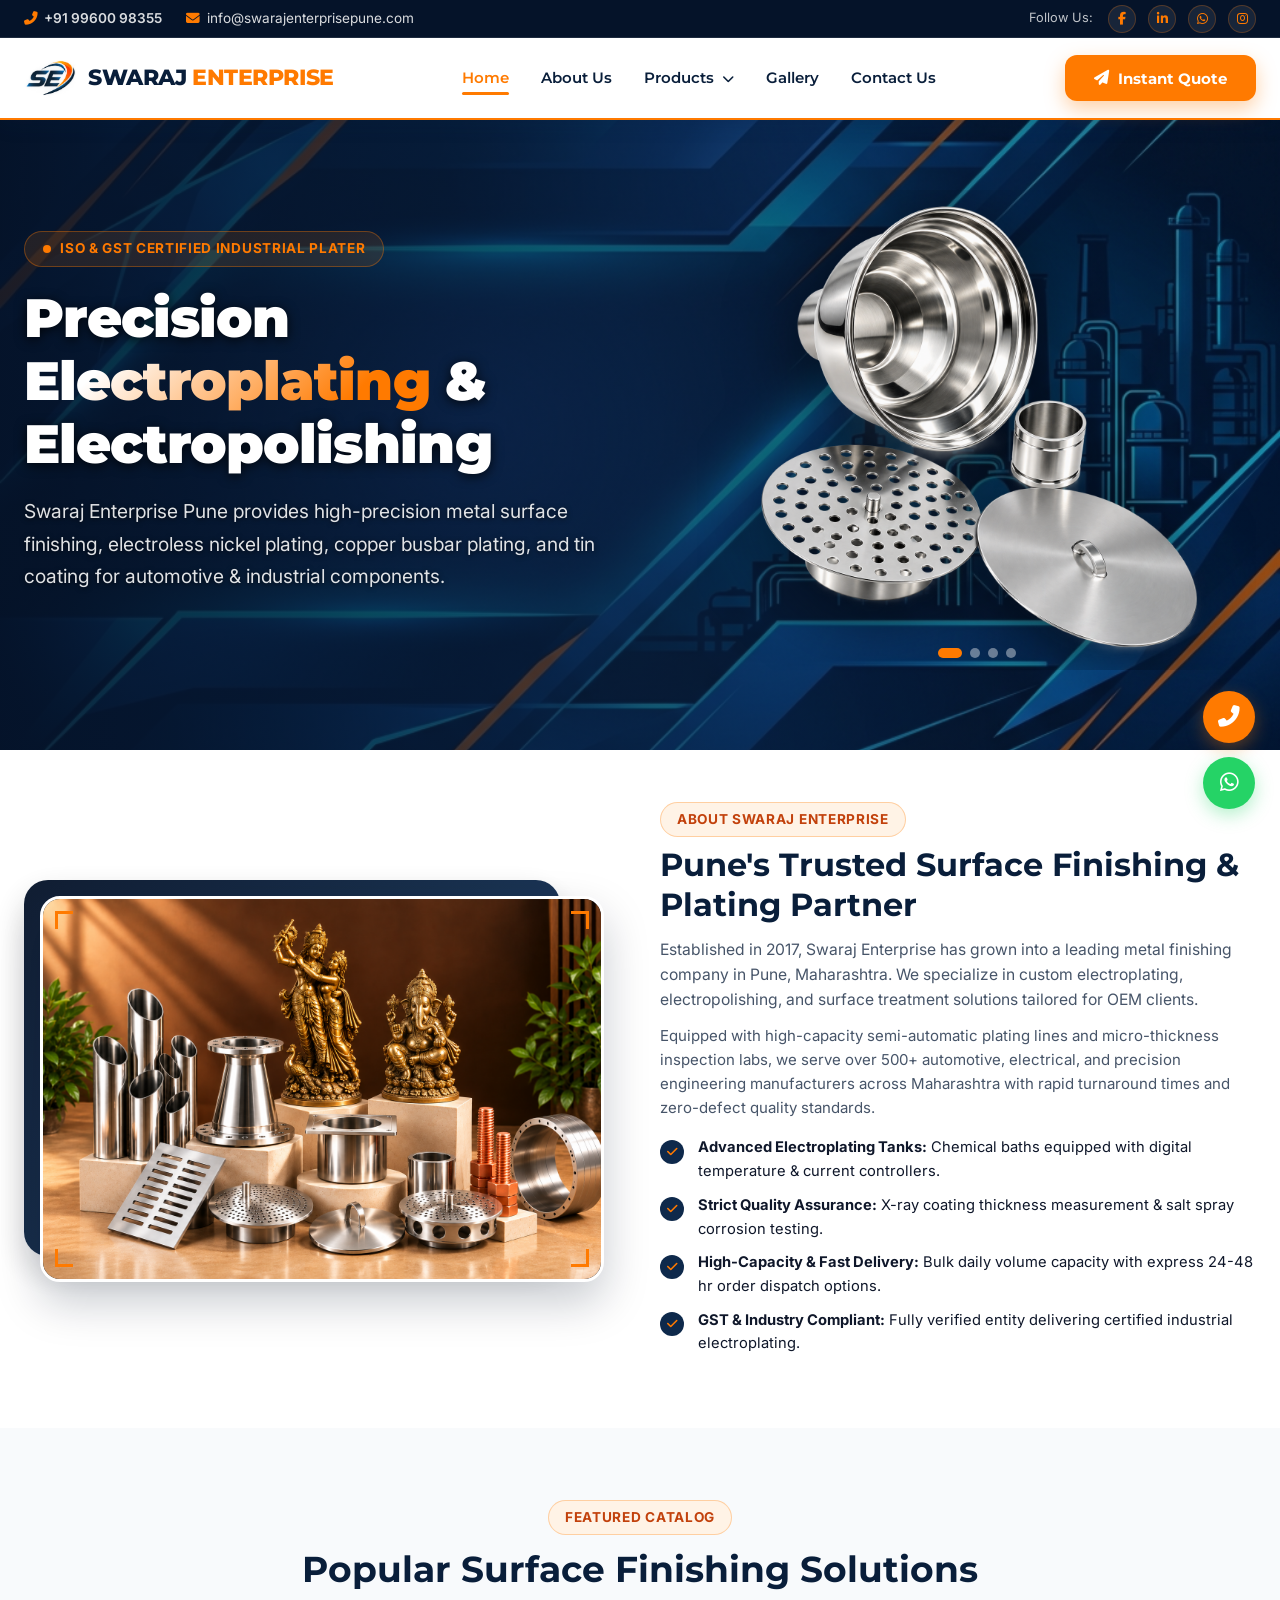
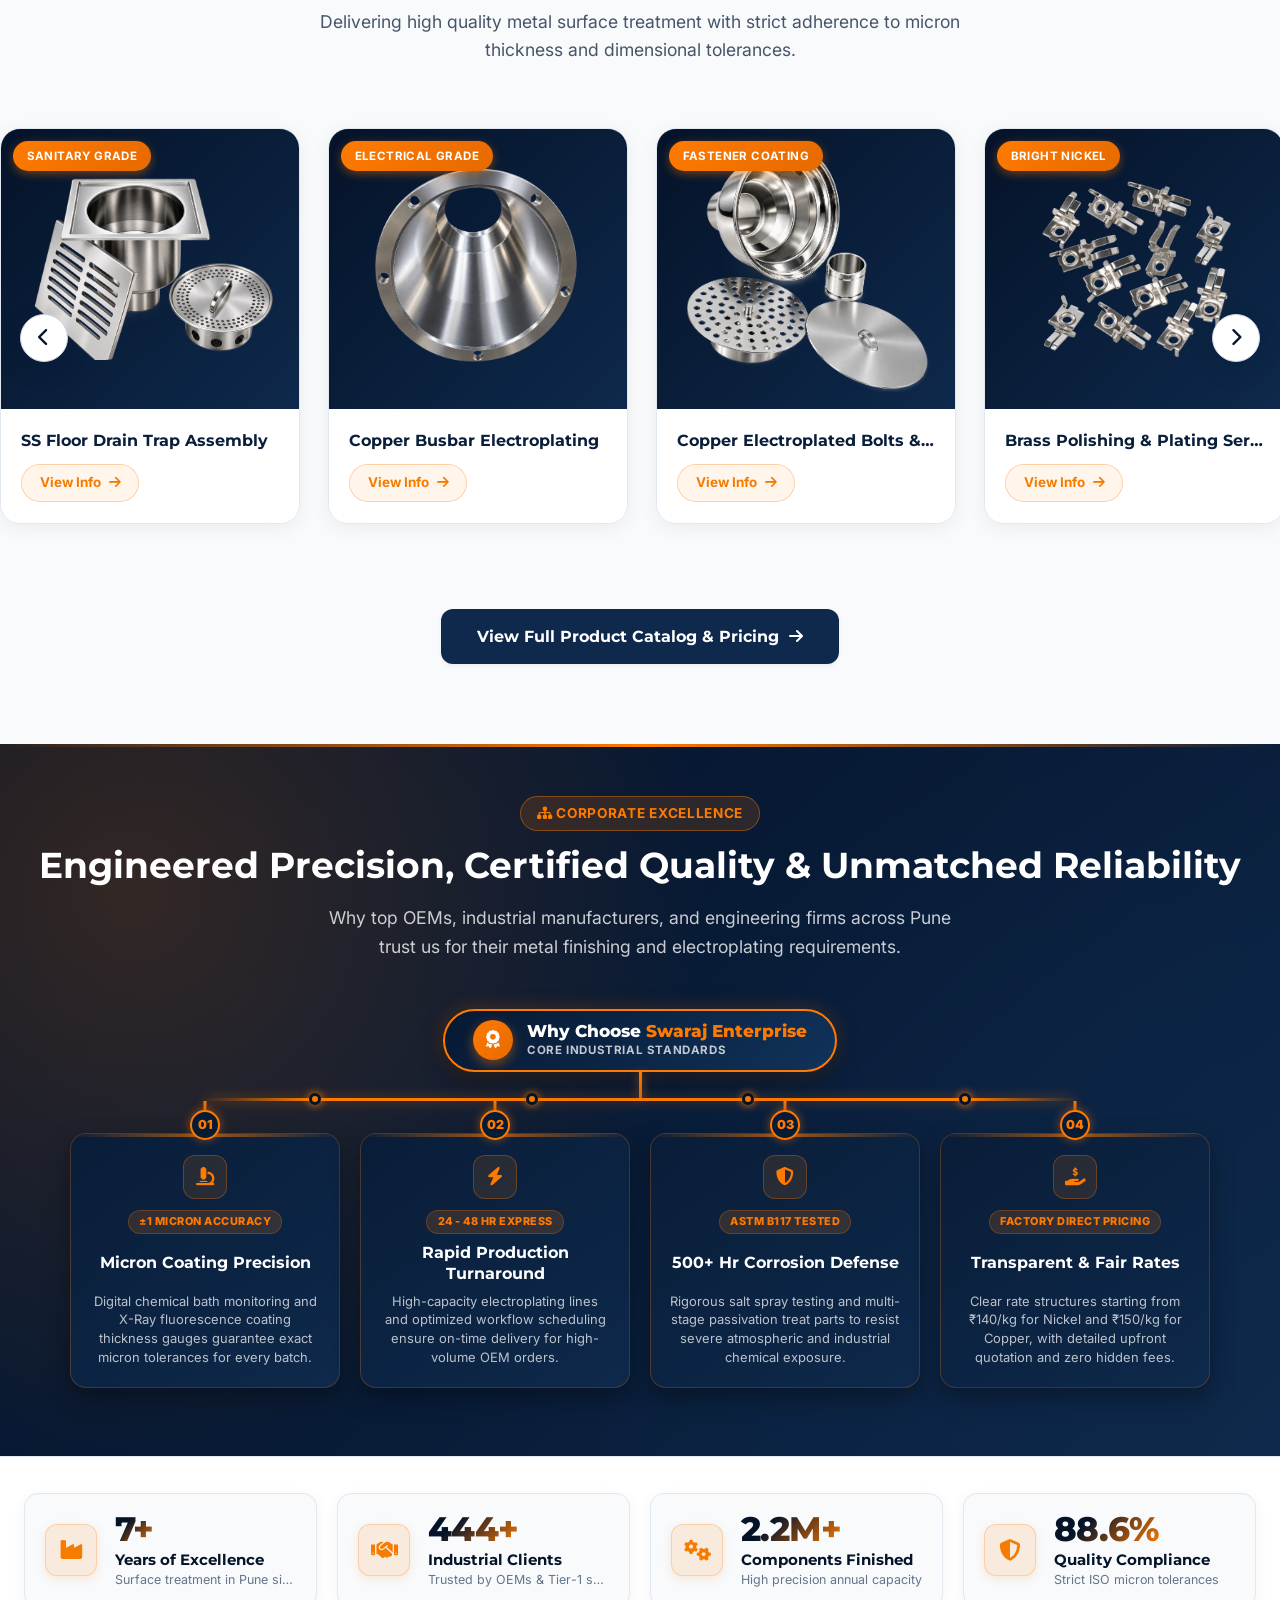
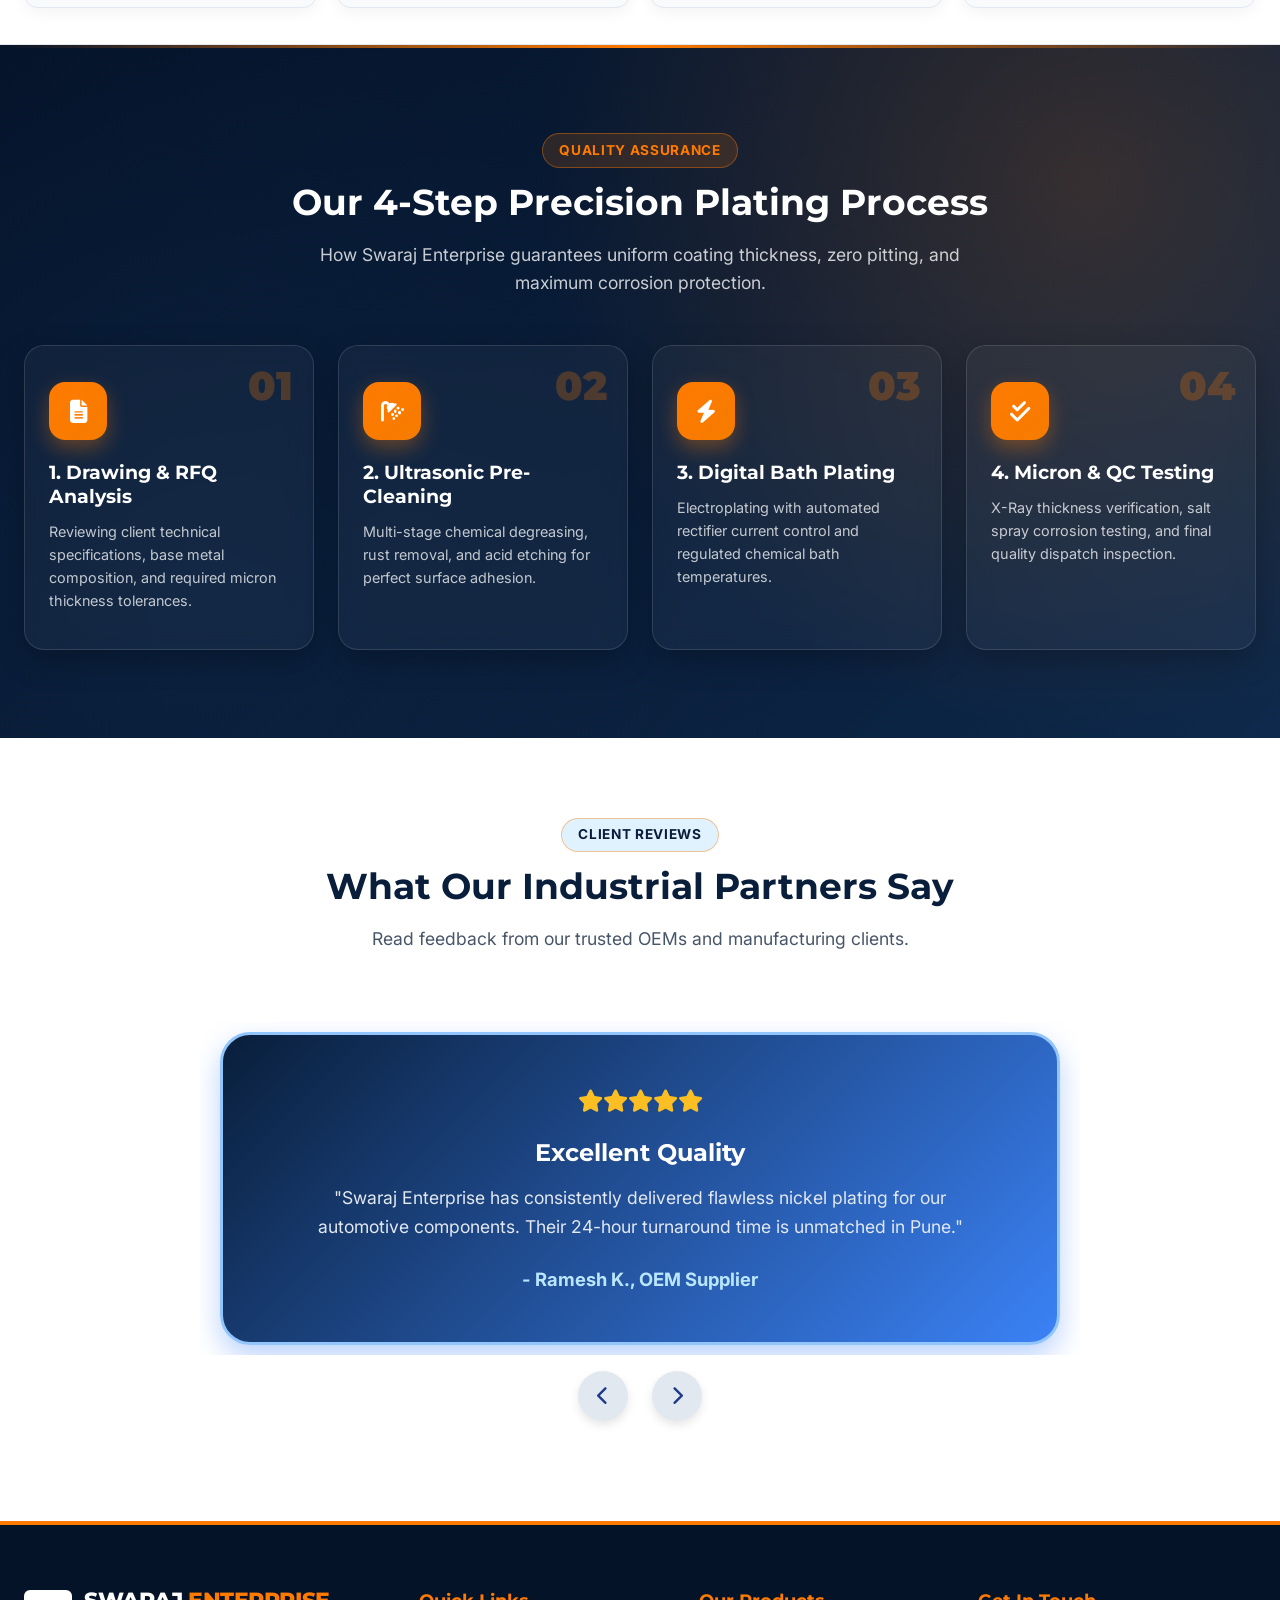
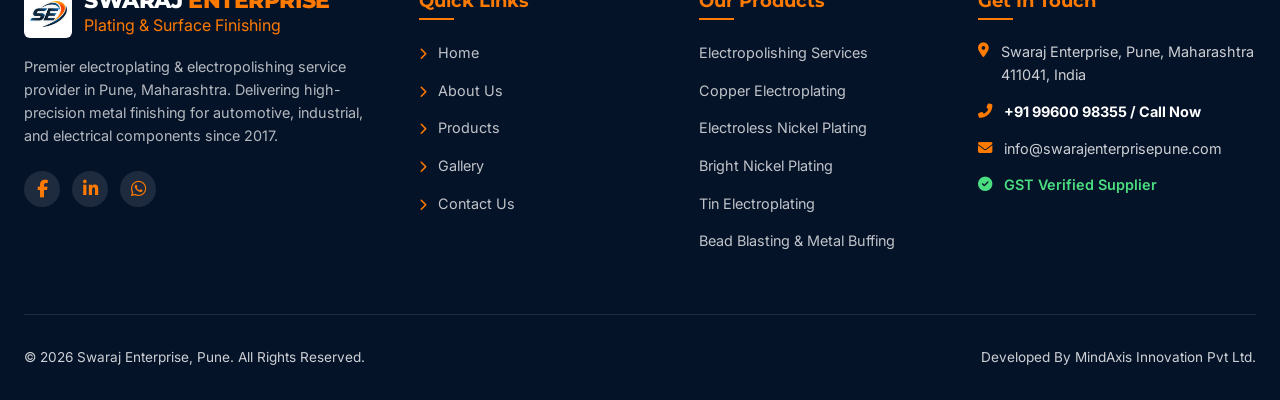
<file: index.html>
<!DOCTYPE html>
<html lang="en">

<head>
  <meta charset="UTF-8">
  <meta name="viewport" content="width=device-width, initial-scale=1.0">
  <title>Swaraj Enterprise, Pune - Electroplating & Electropolishing Services</title>
  <meta name="description"
    content="Leading Service Provider of Plating Service, Electropolishing Services & Electroplating Service offered by Swaraj Enterprise from Pune, Maharashtra, India.">
  <meta name="keywords"
    content="Plating Service, Electropolishing Services, Electroplating Service, Copper Plating, Nickel Plating, Swaraj Enterprise, Pune">

  <!-- Favicon -->
  <link rel="icon" type="image/png" href="assets/img/favicon.png">
  <link rel="shortcut icon" href="favicon.ico">

  <!-- CSS Stylesheets & Fonts -->
  <link rel="stylesheet" href="assets/css/global.css">
  <link rel="stylesheet" href="assets/css/header.css">
  <link rel="stylesheet" href="assets/css/footer.css">
  <link rel="stylesheet" href="assets/css/about.css">
  <link rel="stylesheet" href="assets/css/products.css">
  <link rel="stylesheet" href="assets/css/clients.css">
  <link rel="stylesheet" href="assets/css/index.css">
  <link rel="stylesheet" href="https://cdnjs.cloudflare.com/ajax/libs/font-awesome/6.4.0/css/all.min.css">
</head>

<body>

  <!-- Top Header Bar with Social Media & Email -->
  <div class="top-bar">
    <div class="container">
      <div class="top-info">
        <div class="top-info-item">
          <i class="fas fa-phone-alt"></i>
          <a href="tel:+919960098355" style="color: inherit; font-weight: 600;">+91 99600 98355</a>
        </div>
        <div class="top-info-item">
          <i class="fas fa-envelope"></i>
          <a href="mailto:info@swarajenterprisepune.com" style="color: inherit;">info@swarajenterprisepune.com</a>
        </div>
      </div>
      <div class="top-social">
        <span style="font-size: 0.8rem; color: rgba(255,255,255,0.75); margin-right: 0.2rem;">Follow Us:</span>
        <a href="https://facebook.com" target="_blank" aria-label="Facebook" title="Facebook"><i class="fab fa-facebook-f"></i></a>
        <a href="https://linkedin.com" target="_blank" aria-label="LinkedIn" title="LinkedIn"><i class="fab fa-linkedin-in"></i></a>
        <a href="https://wa.me/919960098355" target="_blank" aria-label="WhatsApp" title="WhatsApp"><i class="fab fa-whatsapp"></i></a>
        <a href="https://instagram.com" target="_blank" aria-label="Instagram" title="Instagram"><i class="fab fa-instagram"></i></a>
      </div>
    </div>
  </div>

  <!-- Header / Navigation Bar -->
  <header class="navbar">
    <div class="container">
      <a href="index.html" class="logo-brand">
        <img src="assets/img/logo.png" alt="Swaraj Enterprise Logo" class="logo-img">
        <div class="brand-text">
          <span class="brand-name">SWARAJ <span>ENTERPRISE</span></span>
        </div>
      </a>

      <!-- Main Navigation Menu -->
      <nav>
        <ul class="nav-menu" id="nav-menu">
          <li><a href="index.html" class="nav-link active">Home</a></li>
          <li><a href="about.html" class="nav-link">About Us</a></li>
          <li class="nav-item dropdown">
            <a href="products.html" class="nav-link">Products <i class="fas fa-chevron-down dropdown-icon"></i></a>
            <ul class="dropdown-menu">
              <li><a href="products.html?category=plating"><i class="fas fa-shield-alt"></i> Plating Service</a></li>
              <li><a href="products.html?category=electropolishing"><i class="fas fa-bolt"></i> Electropolishing Services</a></li>
              <li><a href="products.html?category=electroplating"><i class="fas fa-plug"></i> Electroplating Service</a></li>
              <li><a href="products.html?category=metal-polishing"><i class="fas fa-magic"></i> Metal Polishing Service</a></li>
              <li><a href="products.html?category=nickel-plating"><i class="fas fa-coins"></i> Nickel Plating Service</a></li>
              <li><a href="products.html?category=polishing"><i class="fas fa-spray-can"></i> Polishing Service</a></li>
              <li><a href="products.html?category=buffing"><i class="fas fa-hand-sparkles"></i> Buffing Services</a></li>
            </ul>
          </li>
          <li><a href="gallery.html" class="nav-link">Gallery</a></li>
          <li><a href="contact.html" class="nav-link">Contact Us</a></li>
        </ul>
      </nav>

      <div class="nav-cta">
        <button class="btn btn-primary open-quote-modal">
          <i class="fas fa-paper-plane"></i> Instant Quote
        </button>
      </div>

      <button class="hamburger" id="hamburger-btn" aria-label="Toggle Menu">
        <i class="fas fa-bars"></i>
      </button>
    </div>
  </header>

  <!-- Hero Banner Section with 6-Photo Interactive Showcase Slider -->
  <section class="hero">
    <div class="container">
      <div class="hero-grid">
        <!-- Left Text Column -->
        <div class="hero-content">
          <div class="badge-pulse">
            <span class="pulse-dot"></span> ISO & GST Certified Industrial Plater
          </div>
          <h1>Precision <span class="gradient-text">Electroplating</span> & Electropolishing</h1>
          <p>Swaraj Enterprise Pune provides high-precision metal surface finishing, electroless nickel plating, copper busbar plating, and tin coating for automotive & industrial components.</p>
        </div>

        <!-- Right Photo Showcase Slider Column -->
        <div class="hero-slider-wrapper">
          <div class="hero-slider-card">
            <!-- Slides Container -->
            <div class="hero-slides-track">
              <!-- Slide 1: producat2.png -->
              <div class="hero-slide active">
                <img src="assets/img/producat2.png" alt="Busbar Copper Electroplating">
              </div>
              <!-- Slide 2: photo5.png -->
              <div class="hero-slide">
                <img src="assets/img/photo5.png" alt="Product Image">
              </div>
              <!-- Slide 3: producat14.png -->
              <div class="hero-slide">
                <img src="assets/img/producat14.png" alt="Precision Industrial SS Component">
              </div>
              <!-- Slide 4: producat10.png -->
              <div class="hero-slide">
                <img src="assets/img/producat10.png" alt="Bright Chrome Auto Parts">
              </div>
            </div>

            <!-- Dots -->
            <div class="slider-dots" id="hero-slider-dots">
              <span class="dot active" data-slide="0"></span>
              <span class="dot" data-slide="1"></span>
              <span class="dot" data-slide="2"></span>
              <span class="dot" data-slide="3"></span>
            </div>
          </div>
        </div>
      </div>
    </div>
  </section>

  <!-- About Company Teaser -->
  <section class="section section-bg-white" style="padding: 3.25rem 0;">
    <div class="container">
      <div class="about-grid" style="gap: 2.5rem; align-items: center;">
        <div class="about-image-stack">
          <!-- Offset Decorative Backdrop Plate -->
          <div class="about-img-backdrop"></div>
          
          <div class="about-img-frame">
            <img src="assets/img/factory.png" alt="Swaraj Enterprise Pune Factory" class="about-img-main">
            <span class="frame-corner corner-tl"></span>
            <span class="frame-corner corner-tr"></span>
            <span class="frame-corner corner-bl"></span>
            <span class="frame-corner corner-br"></span>
          </div>
        </div>

        <div>
          <span class="section-tag" style="margin-bottom: 0.5rem;">About Swaraj Enterprise</span>
          <h2 class="section-title" style="font-size: 2rem; margin-bottom: 0.75rem;">Pune's Trusted Surface Finishing & Plating Partner</h2>
          <p style="color: var(--text-muted); font-size: 0.98rem; margin-bottom: 0.75rem; line-height: 1.6;">
            Established in 2017, Swaraj Enterprise has grown into a leading metal finishing company in Pune,
            Maharashtra. We specialize in custom electroplating, electropolishing, and surface treatment solutions
            tailored for OEM clients.
          </p>
          <p style="color: var(--text-muted); font-size: 0.94rem; margin-bottom: 1rem; line-height: 1.6;">
            Equipped with high-capacity semi-automatic plating lines and micro-thickness inspection labs, we serve
            over 500+ automotive, electrical, and precision engineering manufacturers across Maharashtra with rapid
            turnaround times and zero-defect quality standards.
          </p>

          <div class="about-feature-list" style="margin: 1rem 0 1.25rem 0; gap: 0.65rem;">
            <div class="about-feature-item">
              <i class="fas fa-check"></i>
              <div style="font-size: 0.92rem;">
                <strong>Advanced Electroplating Tanks:</strong> Chemical baths equipped with digital temperature &
                current controllers.
              </div>
            </div>
            <div class="about-feature-item">
              <i class="fas fa-check"></i>
              <div style="font-size: 0.92rem;">
                <strong>Strict Quality Assurance:</strong> X-ray coating thickness measurement & salt spray corrosion
                testing.
              </div>
            </div>
            <div class="about-feature-item">
              <i class="fas fa-check"></i>
              <div style="font-size: 0.92rem;">
                <strong>High-Capacity & Fast Delivery:</strong> Bulk daily volume capacity with express 24-48 hr order dispatch options.
              </div>
            </div>
            <div class="about-feature-item">
              <i class="fas fa-check"></i>
              <div style="font-size: 0.92rem;">
                <strong>GST & Industry Compliant:</strong> Fully verified entity delivering certified industrial
                electroplating.
              </div>
            </div>
          </div>
        </div>
      </div>
    </div>
  </section>

  <!-- Featured Products Showcase Marquee Carousel -->
  <section class="section section-bg-light" style="padding-top: 4.5rem; overflow: hidden;">
    <div class="container">
      <div class="text-center">
        <span class="section-tag">Featured Catalog</span>
        <h2 class="section-title">Popular Surface Finishing Solutions</h2>
        <p class="section-subtitle">Delivering high quality metal surface treatment with strict adherence to micron thickness and dimensional tolerances.</p>
      </div>
    </div>

    <!-- Infinite Auto-Scrolling Marquee Track with Interactive Controls -->
    <div class="product-marquee-wrapper">
      <button class="marquee-nav-btn prev-btn" id="marquee-prev-btn" aria-label="Previous Products">
        <i class="fas fa-chevron-left"></i>
      </button>
      <button class="marquee-nav-btn next-btn" id="marquee-next-btn" aria-label="Next Products">
        <i class="fas fa-chevron-right"></i>
      </button>

      <div class="product-marquee-container" id="product-marquee-container">
        <div class="product-marquee-track" id="product-marquee-track">
        <!-- FIRST SET OF PRODUCT CARDS -->
        <div class="marquee-product-card">
          <div class="marquee-card-img">
            <img src="assets/img/photo1.png" alt="SS Floor Drain Trap & Jali Assembly">
            <span class="marquee-tag">Sanitary Grade</span>
          </div>
          <div class="marquee-card-body">
            <h4>SS Floor Drain Trap Assembly</h4>
            <a href="products.html" class="btn-view-info">View Info <i class="fas fa-arrow-right"></i></a>
          </div>
        </div>

        <div class="marquee-product-card">
          <div class="marquee-card-img">
            <img src="assets/img/producat1.png" alt="Electroplated Copper Busbar">
            <span class="marquee-tag">Electrical Grade</span>
          </div>
          <div class="marquee-card-body">
            <h4>Copper Busbar Electroplating</h4>
            <a href="products.html" class="btn-view-info">View Info <i class="fas fa-arrow-right"></i></a>
          </div>
        </div>

        <div class="marquee-product-card">
          <div class="marquee-card-img">
            <img src="assets/img/producat2.png" alt="Copper Electroplated Fasteners">
            <span class="marquee-tag">Fastener Coating</span>
          </div>
          <div class="marquee-card-body">
            <h4>Copper Electroplated Bolts & Studs</h4>
            <a href="products.html" class="btn-view-info">View Info <i class="fas fa-arrow-right"></i></a>
          </div>
        </div>

        <div class="marquee-product-card">
          <div class="marquee-card-img">
            <img src="assets/img/producat3.png" alt="Nickel Plated Brass Fittings">
            <span class="marquee-tag">Bright Nickel</span>
          </div>
          <div class="marquee-card-body">
            <h4>Brass Polishing & Plating Service</h4>
            <a href="products.html" class="btn-view-info">View Info <i class="fas fa-arrow-right"></i></a>
          </div>
        </div>

        <div class="marquee-product-card">
          <div class="marquee-card-img">
            <img src="assets/img/producat4.png" alt="Electropolished SS Filter Housing">
            <span class="marquee-tag">Hygienic Finish</span>
          </div>
          <div class="marquee-card-body">
            <h4>Electropolished SS Filter Housing</h4>
            <a href="products.html" class="btn-view-info">View Info <i class="fas fa-arrow-right"></i></a>
          </div>
        </div>

        <div class="marquee-product-card">
          <div class="marquee-card-img">
            <img src="assets/img/producat5.png" alt="Custom Surface Treatment">
            <span class="marquee-tag">Anodized Defense</span>
          </div>
          <div class="marquee-card-body">
            <h4>Custom Surface Treatment Fixture</h4>
            <a href="products.html" class="btn-view-info">View Info <i class="fas fa-arrow-right"></i></a>
          </div>
        </div>

        <div class="marquee-product-card">
          <div class="marquee-card-img">
            <img src="assets/img/producat6.png" alt="SS Sanitization Trap">
            <span class="marquee-tag">Pharma Grade</span>
          </div>
          <div class="marquee-card-body">
            <h4>SS Sanitization Cleanroom Trap</h4>
            <a href="products.html" class="btn-view-info">View Info <i class="fas fa-arrow-right"></i></a>
          </div>
        </div>

        <div class="marquee-product-card">
          <div class="marquee-card-img">
            <img src="assets/img/producat8.png" alt="Silver Plated Electrical Contacts">
            <span class="marquee-tag">Precision Silver</span>
          </div>
          <div class="marquee-card-body">
            <h4>Silver Plated Electrical Contacts</h4>
            <a href="products.html" class="btn-view-info">View Info <i class="fas fa-arrow-right"></i></a>
          </div>
        </div>

        <div class="marquee-product-card">
          <div class="marquee-card-img">
            <img src="assets/img/producat9.png" alt="Tin Plated Copper Strip">
            <span class="marquee-tag">Tin Coating</span>
          </div>
          <div class="marquee-card-body">
            <h4>Tin Plated Copper Strips & Terminal</h4>
            <a href="products.html" class="btn-view-info">View Info <i class="fas fa-arrow-right"></i></a>
          </div>
        </div>

        <div class="marquee-product-card">
          <div class="marquee-card-img">
            <img src="assets/img/producat10.png" alt="Bike Spare Parts Bright Chrome">
            <span class="marquee-tag">Automotive Special</span>
          </div>
          <div class="marquee-card-body">
            <h4>Bike Parts Bright Chrome Plating</h4>
            <a href="products.html" class="btn-view-info">View Info <i class="fas fa-arrow-right"></i></a>
          </div>
        </div>

        <div class="marquee-product-card">
          <div class="marquee-card-img">
            <img src="assets/img/producat14.png" alt="Industrial SS Pressure Vessel">
            <span class="marquee-tag">High Pressure</span>
          </div>
          <div class="marquee-card-body">
            <h4>Industrial SS Pressure Vessels</h4>
            <a href="products.html" class="btn-view-info">View Info <i class="fas fa-arrow-right"></i></a>
          </div>
        </div>

        <!-- DUPLICATE SET FOR INFINITE SEAMLESS LOOP -->
        <div class="marquee-product-card">
          <div class="marquee-card-img">
            <img src="assets/img/photo1.png" alt="SS Floor Drain Trap & Jali Assembly">
            <span class="marquee-tag">Sanitary Grade</span>
          </div>
          <div class="marquee-card-body">
            <h4>SS Floor Drain Trap Assembly</h4>
            <a href="products.html" class="btn-view-info">View Info <i class="fas fa-arrow-right"></i></a>
          </div>
        </div>

        <div class="marquee-product-card">
          <div class="marquee-card-img">
            <img src="assets/img/producat1.png" alt="Electroplated Copper Busbar">
            <span class="marquee-tag">Electrical Grade</span>
          </div>
          <div class="marquee-card-body">
            <h4>Copper Busbar Electroplating</h4>
            <a href="products.html" class="btn-view-info">View Info <i class="fas fa-arrow-right"></i></a>
          </div>
        </div>

        <div class="marquee-product-card">
          <div class="marquee-card-img">
            <img src="assets/img/producat2.png" alt="Copper Electroplated Fasteners">
            <span class="marquee-tag">Fastener Coating</span>
          </div>
          <div class="marquee-card-body">
            <h4>Copper Electroplated Bolts & Studs</h4>
            <a href="products.html" class="btn-view-info">View Info <i class="fas fa-arrow-right"></i></a>
          </div>
        </div>

        <div class="marquee-product-card">
          <div class="marquee-card-img">
            <img src="assets/img/producat3.png" alt="Nickel Plated Brass Fittings">
            <span class="marquee-tag">Bright Nickel</span>
          </div>
          <div class="marquee-card-body">
            <h4>Brass Polishing & Plating Service</h4>
            <a href="products.html" class="btn-view-info">View Info <i class="fas fa-arrow-right"></i></a>
          </div>
        </div>

        <div class="marquee-product-card">
          <div class="marquee-card-img">
            <img src="assets/img/producat4.png" alt="Electropolished SS Filter Housing">
            <span class="marquee-tag">Hygienic Finish</span>
          </div>
          <div class="marquee-card-body">
            <h4>Electropolished SS Filter Housing</h4>
            <a href="products.html" class="btn-view-info">View Info <i class="fas fa-arrow-right"></i></a>
          </div>
        </div>

        <div class="marquee-product-card">
          <div class="marquee-card-img">
            <img src="assets/img/producat5.png" alt="Custom Surface Treatment">
            <span class="marquee-tag">Anodized Defense</span>
          </div>
          <div class="marquee-card-body">
            <h4>Custom Surface Treatment Fixture</h4>
            <a href="products.html" class="btn-view-info">View Info <i class="fas fa-arrow-right"></i></a>
          </div>
        </div>

        <div class="marquee-product-card">
          <div class="marquee-card-img">
            <img src="assets/img/producat6.png" alt="SS Sanitization Trap">
            <span class="marquee-tag">Pharma Grade</span>
          </div>
          <div class="marquee-card-body">
            <h4>SS Sanitization Cleanroom Trap</h4>
            <a href="products.html" class="btn-view-info">View Info <i class="fas fa-arrow-right"></i></a>
          </div>
        </div>

        <div class="marquee-product-card">
          <div class="marquee-card-img">
            <img src="assets/img/producat8.png" alt="Silver Plated Electrical Contacts">
            <span class="marquee-tag">Precision Silver</span>
          </div>
          <div class="marquee-card-body">
            <h4>Silver Plated Electrical Contacts</h4>
            <a href="products.html" class="btn-view-info">View Info <i class="fas fa-arrow-right"></i></a>
          </div>
        </div>

        <div class="marquee-product-card">
          <div class="marquee-card-img">
            <img src="assets/img/producat9.png" alt="Tin Plated Copper Strip">
            <span class="marquee-tag">Tin Coating</span>
          </div>
          <div class="marquee-card-body">
            <h4>Tin Plated Copper Strips & Terminal</h4>
            <a href="products.html" class="btn-view-info">View Info <i class="fas fa-arrow-right"></i></a>
          </div>
        </div>

        <div class="marquee-product-card">
          <div class="marquee-card-img">
            <img src="assets/img/producat10.png" alt="Bike Spare Parts Bright Chrome">
            <span class="marquee-tag">Automotive Special</span>
          </div>
          <div class="marquee-card-body">
            <h4>Bike Parts Bright Chrome Plating</h4>
            <a href="products.html" class="btn-view-info">View Info <i class="fas fa-arrow-right"></i></a>
          </div>
        </div>

        <div class="marquee-product-card">
          <div class="marquee-card-img">
            <img src="assets/img/producat14.png" alt="Industrial SS Pressure Vessel">
            <span class="marquee-tag">High Pressure</span>
          </div>
          <div class="marquee-card-body">
            <h4>Industrial SS Pressure Vessels</h4>
            <a href="products.html" class="btn-view-info">View Info <i class="fas fa-arrow-right"></i></a>
          </div>
        </div>
      </div>
    </div>
    </div>

    <div class="container text-center" style="margin-top: 2.25rem;">
      <a href="products.html" class="btn btn-secondary" style="padding: 0.95rem 2.25rem; font-size: 1rem;">
        View Full Product Catalog & Pricing <i class="fas fa-arrow-right"></i>
      </a>
    </div>
  </section>

  <!-- Why Swaraj Enterprise Section (Tree Shape Hierarchy Diagram) -->
  <section class="why-choose-us-section section section-bg-navy" style="overflow: hidden; padding-top: 3.25rem; padding-bottom: 3.25rem;">
    <div class="container">
      <div class="text-center" style="margin-bottom: 1.25rem;">
        <span class="section-tag why-tag"><i class="fas fa-sitemap"></i> Corporate Excellence</span>
        <h2 class="section-title text-white">Engineered Precision, Certified Quality & Unmatched Reliability</h2>
        <p class="section-subtitle text-light-muted">
          Why top OEMs, industrial manufacturers, and engineering firms across Pune trust us for their metal finishing and electroplating requirements.
        </p>
      </div>

      <!-- Tree Diagram Wrapper -->
      <div class="tree-diagram-wrapper">
        
        <!-- Top Root Node -->
        <div class="tree-root-container">
          <div class="tree-root-badge">
            <div class="root-icon-box"><i class="fas fa-award"></i></div>
            <div class="root-text">
              <h3>Why Choose <span>Swaraj Enterprise</span></h3>
              <p>Core Industrial Standards</p>
            </div>
          </div>
          <div class="tree-stem-line"></div>
        </div>

        <!-- Horizontal Branch Connector Bar -->
        <div class="tree-horizontal-connector">
          <div class="tree-junction-dot dot-1"></div>
          <div class="tree-junction-dot dot-2"></div>
          <div class="tree-junction-dot dot-3"></div>
          <div class="tree-junction-dot dot-4"></div>
        </div>

        <!-- 4 Tree Branch Leaf Cards -->
        <div class="tree-branches-grid">
          
          <!-- Branch 01 -->
          <div class="tree-leaf-card card-branch-1">
            <div class="branch-top-line"></div>
            <div class="branch-node-badge">01</div>
            <div class="tree-card-inner">
              <div class="tree-icon-box"><i class="fas fa-microscope"></i></div>
              <span class="tree-card-tag">±1 Micron Accuracy</span>
              <h3>Micron Coating Precision</h3>
              <p>Digital chemical bath monitoring and X-Ray fluorescence coating thickness gauges guarantee exact micron tolerances for every batch.</p>
            </div>
          </div>

          <!-- Branch 02 -->
          <div class="tree-leaf-card card-branch-2">
            <div class="branch-top-line"></div>
            <div class="branch-node-badge">02</div>
            <div class="tree-card-inner">
              <div class="tree-icon-box"><i class="fas fa-bolt"></i></div>
              <span class="tree-card-tag">24 - 48 Hr Express</span>
              <h3>Rapid Production Turnaround</h3>
              <p>High-capacity electroplating lines and optimized workflow scheduling ensure on-time delivery for high-volume OEM orders.</p>
            </div>
          </div>

          <!-- Branch 03 -->
          <div class="tree-leaf-card card-branch-3">
            <div class="branch-top-line"></div>
            <div class="branch-node-badge">03</div>
            <div class="tree-card-inner">
              <div class="tree-icon-box"><i class="fas fa-shield-halved"></i></div>
              <span class="tree-card-tag">ASTM B117 Tested</span>
              <h3>500+ Hr Corrosion Defense</h3>
              <p>Rigorous salt spray testing and multi-stage passivation treat parts to resist severe atmospheric and industrial chemical exposure.</p>
            </div>
          </div>

          <!-- Branch 04 -->
          <div class="tree-leaf-card card-branch-4">
            <div class="branch-top-line"></div>
            <div class="branch-node-badge">04</div>
            <div class="tree-card-inner">
              <div class="tree-icon-box"><i class="fas fa-hand-holding-dollar"></i></div>
              <span class="tree-card-tag">Factory Direct Pricing</span>
              <h3>Transparent & Fair Rates</h3>
              <p>Clear rate structures starting from ₹140/kg for Nickel and ₹150/kg for Copper, with detailed upfront quotation and zero hidden fees.</p>
            </div>
          </div>

        </div>

      </div>
    </div>
  </section>

  <!-- Key Performance Counter Section -->
  <section class="stats-counter-section section-bg-white relative-z">
    <div class="stats-bg-glow"></div>
    <div class="container">
      <div class="counter-grid">
        <div class="counter-card">
          <div class="counter-icon-wrapper">
            <i class="fas fa-industry"></i>
          </div>
          <div class="counter-content">
            <div class="counter-number-wrap">
              <h3 class="counter-number">
                <span class="counter-value" data-target="8" data-suffix="+">0</span>
              </h3>
            </div>
            <h4 class="counter-title">Years of Excellence</h4>
            <p class="counter-desc">Surface treatment in Pune since 2017</p>
          </div>
        </div>

        <div class="counter-card">
          <div class="counter-icon-wrapper">
            <i class="fas fa-handshake"></i>
          </div>
          <div class="counter-content">
            <div class="counter-number-wrap">
              <h3 class="counter-number">
                <span class="counter-value" data-target="500" data-suffix="+">0</span>
              </h3>
            </div>
            <h4 class="counter-title">Industrial Clients</h4>
            <p class="counter-desc">Trusted by OEMs & Tier-1 suppliers</p>
          </div>
        </div>

        <div class="counter-card">
          <div class="counter-icon-wrapper">
            <i class="fas fa-cogs"></i>
          </div>
          <div class="counter-content">
            <div class="counter-number-wrap">
              <h3 class="counter-number">
                <span class="counter-value" data-target="2.5" data-decimals="1" data-suffix="M+">0</span>
              </h3>
            </div>
            <h4 class="counter-title">Components Finished</h4>
            <p class="counter-desc">High precision annual capacity</p>
          </div>
        </div>

        <div class="counter-card">
          <div class="counter-icon-wrapper">
            <i class="fas fa-shield-alt"></i>
          </div>
          <div class="counter-content">
            <div class="counter-number-wrap">
              <h3 class="counter-number">
                <span class="counter-value" data-target="99.8" data-decimals="1" data-suffix="%">0</span>
              </h3>
            </div>
            <h4 class="counter-title">Quality Compliance</h4>
            <p class="counter-desc">Strict ISO micron tolerances</p>
          </div>
        </div>
      </div>
    </div>
  </section>

  <!-- 4-Step Industrial Process Workflow -->
  <section class="process-section-navy section section-bg-navy">
    <div class="container">
      <div class="text-center">
        <span class="section-tag why-tag">Quality Assurance</span>
        <h2 class="section-title text-white">Our 4-Step Precision Plating Process</h2>
        <p class="section-subtitle text-light-muted">How Swaraj Enterprise guarantees uniform coating thickness, zero pitting, and
          maximum corrosion protection.</p>
      </div>

      <div class="process-grid">
        <div class="process-card animate-up">
          <span class="process-step-num">01</span>
          <div class="process-icon"><i class="fas fa-file-alt"></i></div>
          <h3>1. Drawing & RFQ Analysis</h3>
          <p>Reviewing client technical specifications, base metal composition, and required micron thickness
            tolerances.</p>
        </div>

        <div class="process-card animate-up">
          <span class="process-step-num">02</span>
          <div class="process-icon"><i class="fas fa-shower"></i></div>
          <h3>2. Ultrasonic Pre-Cleaning</h3>
          <p>Multi-stage chemical degreasing, rust removal, and acid etching for perfect surface adhesion.</p>
        </div>

        <div class="process-card animate-up">
          <span class="process-step-num">03</span>
          <div class="process-icon"><i class="fas fa-bolt"></i></div>
          <h3>3. Digital Bath Plating</h3>
          <p>Electroplating with automated rectifier current control and regulated chemical bath temperatures.</p>
        </div>

        <div class="process-card animate-up">
          <span class="process-step-num">04</span>
          <div class="process-icon"><i class="fas fa-check-double"></i></div>
          <h3>4. Micron & QC Testing</h3>
          <p>X-Ray thickness verification, salt spray corrosion testing, and final quality dispatch inspection.</p>
        </div>
      </div>
    </div>
  </section>

  <!-- Client Review Section -->
  <section class="client-review-section section section-bg-white">
    <div class="container">
      <div class="text-center" style="margin-bottom: 3rem;">
        <span class="section-tag why-tag" style="background-color: var(--primary-light-blue, #e0f2fe); color: var(--primary-dark-blue, #0369a1);">Client Reviews</span>
        <h2 class="section-title">What Our Industrial Partners Say</h2>
        <p class="section-subtitle text-muted">Read feedback from our trusted OEMs and manufacturing clients.</p>
      </div>

      <style>
        .review-carousel-container {
          position: relative;
          max-width: 900px;
          margin: 0 auto;
          padding: 20px 10px;
        }
        .review-carousel {
          display: flex;
          overflow-x: auto;
          scroll-snap-type: x mandatory;
          scrollbar-width: none;
          -ms-overflow-style: none;
          scroll-behavior: smooth;
          gap: 2rem;
          padding: 10px; /* added padding so box-shadow does not get cut off */
        }
        .review-carousel::-webkit-scrollbar {
          display: none;
        }
        .review-card {
          scroll-snap-align: center;
          flex: 0 0 calc(100% - 20px); /* Account for padding */
          margin: 0 10px;
          background: linear-gradient(135deg, var(--primary-dark-blue, #1e3a8a) 0%, #3b82f6 100%);
          color: #ffffff;
          border-radius: 30px; /* Fully rounded shape */
          border: 3px solid #93c5fd; /* Added border */
          padding: 3rem;
          box-shadow: 0 12px 28px rgba(59, 130, 246, 0.35);
          text-align: center;
          display: flex;
          flex-direction: column;
          justify-content: center;
          align-items: center;
          min-height: 280px;
          box-sizing: border-box;
          position: relative;
        }
        .review-carousel-btns {
          display: flex;
          justify-content: center;
          gap: 1.5rem;
          margin-top: 1rem;
        }
        .review-btn {
          background: #e2e8f0;
          color: #1e3a8a;
          border: none;
          width: 50px;
          height: 50px;
          border-radius: 50%;
          cursor: pointer;
          display: flex;
          align-items: center;
          justify-content: center;
          font-size: 1.2rem;
          transition: all 0.3s ease;
          box-shadow: 0 4px 10px rgba(0,0,0,0.1);
        }
        .review-btn:hover {
          background: var(--primary-orange, #f97316);
          color: #ffffff;
          transform: scale(1.1);
        }
      </style>

      <div class="review-carousel-container">
        <div class="review-carousel" id="reviewCarousel">
          <div class="review-card">
            <div class="review-stars" style="color: #fbbf24; margin-bottom: 1.25rem; font-size: 1.4rem;"><i class="fas fa-star"></i><i class="fas fa-star"></i><i class="fas fa-star"></i><i class="fas fa-star"></i><i class="fas fa-star"></i></div>
            <h3 style="font-size: 1.5rem; margin-bottom: 1rem; color: #ffffff;">Excellent Quality</h3>
            <p style="font-size: 1.1rem; margin-bottom: 1.5rem; color: #e2e8f0; max-width: 700px; line-height: 1.6;">"Swaraj Enterprise has consistently delivered flawless nickel plating for our automotive components. Their 24-hour turnaround time is unmatched in Pune."</p>
            <div style="font-weight: 700; color: #bae6fd; font-size: 1.15rem;">- Ramesh K., OEM Supplier</div>
          </div>

          <div class="review-card">
            <div class="review-stars" style="color: #fbbf24; margin-bottom: 1.25rem; font-size: 1.4rem;"><i class="fas fa-star"></i><i class="fas fa-star"></i><i class="fas fa-star"></i><i class="fas fa-star"></i><i class="fas fa-star"></i></div>
            <h3 style="font-size: 1.5rem; margin-bottom: 1rem; color: #ffffff;">Highly Reliable Partner</h3>
            <p style="font-size: 1.1rem; margin-bottom: 1.5rem; color: #e2e8f0; max-width: 700px; line-height: 1.6;">"We rely on them for high-volume copper plating. Their attention to micron tolerances and zero-defect policy has improved our product lifecycle."</p>
            <div style="font-weight: 700; color: #bae6fd; font-size: 1.15rem;">- Amit S., Manufacturer</div>
          </div>

          <div class="review-card">
            <div class="review-stars" style="color: #fbbf24; margin-bottom: 1.25rem; font-size: 1.4rem;"><i class="fas fa-star"></i><i class="fas fa-star"></i><i class="fas fa-star"></i><i class="fas fa-star"></i><i class="fas fa-star"></i></div>
            <h3 style="font-size: 1.5rem; margin-bottom: 1rem; color: #ffffff;">Transparent Pricing</h3>
            <p style="font-size: 1.1rem; margin-bottom: 1.5rem; color: #e2e8f0; max-width: 700px; line-height: 1.6;">"The pricing is fair and their X-Ray thickness reports provide complete peace of mind. Highly recommend them for heavy-duty metal finishing."</p>
            <div style="font-weight: 700; color: #bae6fd; font-size: 1.15rem;">- Priya M., Engineering Firm</div>
          </div>

          <div class="review-card">
            <div class="review-stars" style="color: #fbbf24; margin-bottom: 1.25rem; font-size: 1.4rem;"><i class="fas fa-star"></i><i class="fas fa-star"></i><i class="fas fa-star"></i><i class="fas fa-star"></i><i class="fas fa-star"></i></div>
            <h3 style="font-size: 1.5rem; margin-bottom: 1rem; color: #ffffff;">Great Communication</h3>
            <p style="font-size: 1.1rem; margin-bottom: 1.5rem; color: #e2e8f0; max-width: 700px; line-height: 1.6;">"The team is responsive and understands our technical specs perfectly. The brass polishing and antique finishing they did for us was top tier."</p>
            <div style="font-weight: 700; color: #bae6fd; font-size: 1.15rem;">- Sandeep R., Architect</div>
          </div>
        </div>
        
        <div class="review-carousel-btns">
          <button class="review-btn" onclick="scrollReview(-1)"><i class="fas fa-chevron-left"></i></button>
          <button class="review-btn" onclick="scrollReview(1)"><i class="fas fa-chevron-right"></i></button>
        </div>
      </div>
      
      <script>
        const reviewCarousel = document.getElementById('reviewCarousel');
        let reviewInterval = setInterval(autoScroll, 4000);

        function autoScroll() {
          if (!reviewCarousel) return;
          const scrollAmount = reviewCarousel.clientWidth;
          
          if (reviewCarousel.scrollLeft >= (reviewCarousel.scrollWidth - reviewCarousel.clientWidth - 20)) {
            reviewCarousel.scrollTo({ left: 0, behavior: 'smooth' });
          } else {
            reviewCarousel.scrollBy({ left: scrollAmount, behavior: 'smooth' });
          }
        }

        function scrollReview(direction) {
          clearInterval(reviewInterval);
          if (!reviewCarousel) return;
          
          const scrollAmount = reviewCarousel.clientWidth;
          
          if (direction === -1 && reviewCarousel.scrollLeft <= 0) {
             reviewCarousel.scrollTo({ left: reviewCarousel.scrollWidth, behavior: 'smooth' });
          } else if (direction === 1 && reviewCarousel.scrollLeft >= (reviewCarousel.scrollWidth - reviewCarousel.clientWidth - 20)) {
             reviewCarousel.scrollTo({ left: 0, behavior: 'smooth' });
          } else {
             reviewCarousel.scrollBy({ left: direction * scrollAmount, behavior: 'smooth' });
          }
          
          reviewInterval = setInterval(autoScroll, 4000);
        }
      </script>
    </div>
  </section>









  <!-- Instant Quote Modal Popup -->
  <div class="modal-overlay" id="quote-modal">
    <div class="modal-card">
      <button class="modal-close" id="close-quote-modal">&times;</button>
      <div style="text-align: center; margin-bottom: 1.5rem;">
        <h3 style="color: var(--primary-dark-blue); font-size: 1.5rem;">Get Instant Quotation</h3>
        <p style="color: var(--text-muted); font-size: 0.9rem;">Fill in your plating requirements & team will call you
          back within 2 hours.</p>
      </div>

      <form id="quote-form">
        <div class="form-group">
          <label for="modal-name">Full Name / Company Name</label>
          <input type="text" id="modal-name" class="form-control" placeholder="e.g. Rahul Sharma (Apex Motors)"
            required>
        </div>
        <div class="form-group">
          <label for="modal-phone">Phone / WhatsApp Number</label>
          <input type="tel" id="modal-phone" class="form-control" placeholder="e.g. +91 98765 43210" required>
        </div>
        <div class="form-group">
          <label for="modal-service">Required Service</label>
          <select id="modal-service" class="form-control" required>
            <option value="SS Floor Drain Trap & Jali Assembly">SS Floor Drain Trap & Jali Assembly (₹ 180/Piece)
            </option>
            <option value="Industrial SS Pressure Vessels">Industrial SS Pressure Vessels & Columns (Custom Quote)
            </option>
            <option value="Copper Electroplated Bolts">Copper Electroplated Bolts & Fasteners (₹ 150/Kg)</option>


            <option value="Antique Finishing Coating Services">Antique Finishing Coating Services (₹ 2,500/Sq Ft)
            </option>
          </select>
        </div>
        <div class="form-group">
          <label for="modal-message">Estimated Quantity / Notes</label>
          <textarea id="modal-message" class="form-control"
            placeholder="Specify component dimensions, material grade, quantity..." rows="3"></textarea>
        </div>
        <button type="submit" class="btn btn-primary" style="width: 100%; padding: 0.9rem; font-size: 1rem;">
          Submit Inquiry <i class="fas fa-paper-plane"></i>
        </button>
      </form>
    </div>
  </div>

  <!-- Reusable Footer Container -->
  <footer>
  <div class="container">
    <div class="footer-grid">
      <div class="footer-brand">
        <div class="logo-brand" style="margin-bottom: 1rem;">
          <img src="assets/img/logo.png" alt="Swaraj Enterprise Logo" class="logo-img" style="height: 48px; background: white; padding: 4px; border-radius: 6px;">
          <div class="brand-text">
            <span class="brand-name" style="color: white;">SWARAJ <span>ENTERPRISE</span></span>
            <span class="brand-tagline" style="color: var(--accent-yellow);">Plating & Surface Finishing</span>
          </div>
        </div>
        <p>Premier electroplating & electropolishing service provider in Pune, Maharashtra. Delivering high-precision metal finishing for automotive, industrial, and electrical components since 2017.</p>
        <div style="display: flex; gap: 0.75rem; font-size: 1.1rem;">
          <a href="#" style="color: var(--accent-yellow); background: rgba(255,255,255,0.1); width: 36px; height: 36px; border-radius: 50%; display: flex; align-items: center; justify-content: center;"><i class="fab fa-facebook-f"></i></a>
          <a href="#" style="color: var(--accent-yellow); background: rgba(255,255,255,0.1); width: 36px; height: 36px; border-radius: 50%; display: flex; align-items: center; justify-content: center;"><i class="fab fa-linkedin-in"></i></a>
          <a href="#" style="color: var(--accent-yellow); background: rgba(255,255,255,0.1); width: 36px; height: 36px; border-radius: 50%; display: flex; align-items: center; justify-content: center;"><i class="fab fa-whatsapp"></i></a>
        </div>
      </div>

      <div class="footer-col">
        <h4>Quick Links</h4>
        <ul class="footer-links">
          <li><a href="index.html"><i class="fas fa-chevron-right" style="color: var(--accent-yellow); font-size: 0.75rem; margin-right: 0.4rem;"></i> Home</a></li>
          <li><a href="about.html"><i class="fas fa-chevron-right" style="color: var(--accent-yellow); font-size: 0.75rem; margin-right: 0.4rem;"></i> About Us</a></li>
          <li><a href="products.html"><i class="fas fa-chevron-right" style="color: var(--accent-yellow); font-size: 0.75rem; margin-right: 0.4rem;"></i> Products</a></li>
          <li><a href="gallery.html"><i class="fas fa-chevron-right" style="color: var(--accent-yellow); font-size: 0.75rem; margin-right: 0.4rem;"></i> Gallery</a></li>
          <li><a href="contact.html"><i class="fas fa-chevron-right" style="color: var(--accent-yellow); font-size: 0.75rem; margin-right: 0.4rem;"></i> Contact Us</a></li>
        </ul>
      </div>

      <div class="footer-col">
        <h4>Our Products</h4>
        <ul class="footer-links">
          <li><a href="products.html">Electropolishing Services</a></li>
          <li><a href="products.html">Copper Electroplating</a></li>
          <li><a href="products.html">Electroless Nickel Plating</a></li>
          <li><a href="products.html">Bright Nickel Plating</a></li>
          <li><a href="products.html">Tin Electroplating</a></li>
          <li><a href="products.html">Bead Blasting & Metal Buffing</a></li>
        </ul>
      </div>

      <div class="footer-col">
        <h4>Get In Touch</h4>
        <div style="display: flex; flex-direction: column; gap: 0.85rem; font-size: 0.9rem;">
          <div style="display: flex; gap: 0.75rem; align-items: flex-start;">
            <i class="fas fa-map-marker-alt" style="color: var(--accent-yellow); margin-top: 0.2rem;"></i>
            <span>Swaraj Enterprise, Pune, Maharashtra 411041, India</span>
          </div>
          <div style="display: flex; gap: 0.75rem; align-items: center;">
            <i class="fas fa-phone-alt" style="color: var(--accent-yellow);"></i>
            <a href="tel:+919960098355" style="color: white; font-weight: 700;">+91 99600 98355 / Call Now</a>
          </div>
          <div style="display: flex; gap: 0.75rem; align-items: center;">
            <i class="fas fa-envelope" style="color: var(--accent-yellow);"></i>
            <span>info@swarajenterprisepune.com</span>
          </div>
          <div style="display: flex; gap: 0.75rem; align-items: center;">
            <i class="fas fa-check-circle" style="color: #4ADE80;"></i>
            <span style="color: #4ADE80; font-weight: 600;">GST Verified Supplier</span>
          </div>
        </div>
      </div>
    </div>

    <div class="footer-bottom">
      <p>&copy; <span id="current-year">2026</span> Swaraj Enterprise, Pune. All Rights Reserved.</p>
      <p class="developed-by">Developed By <span class="dev-company">MindAxis Innovation Pvt Ltd.</span></p>
    </div>
  </div>
</footer>


  <!-- JS Logic -->
  <script src="assets/js/main.js"></script>
  <script src="assets/js/index.js"></script>
</body>

</html>
</file>
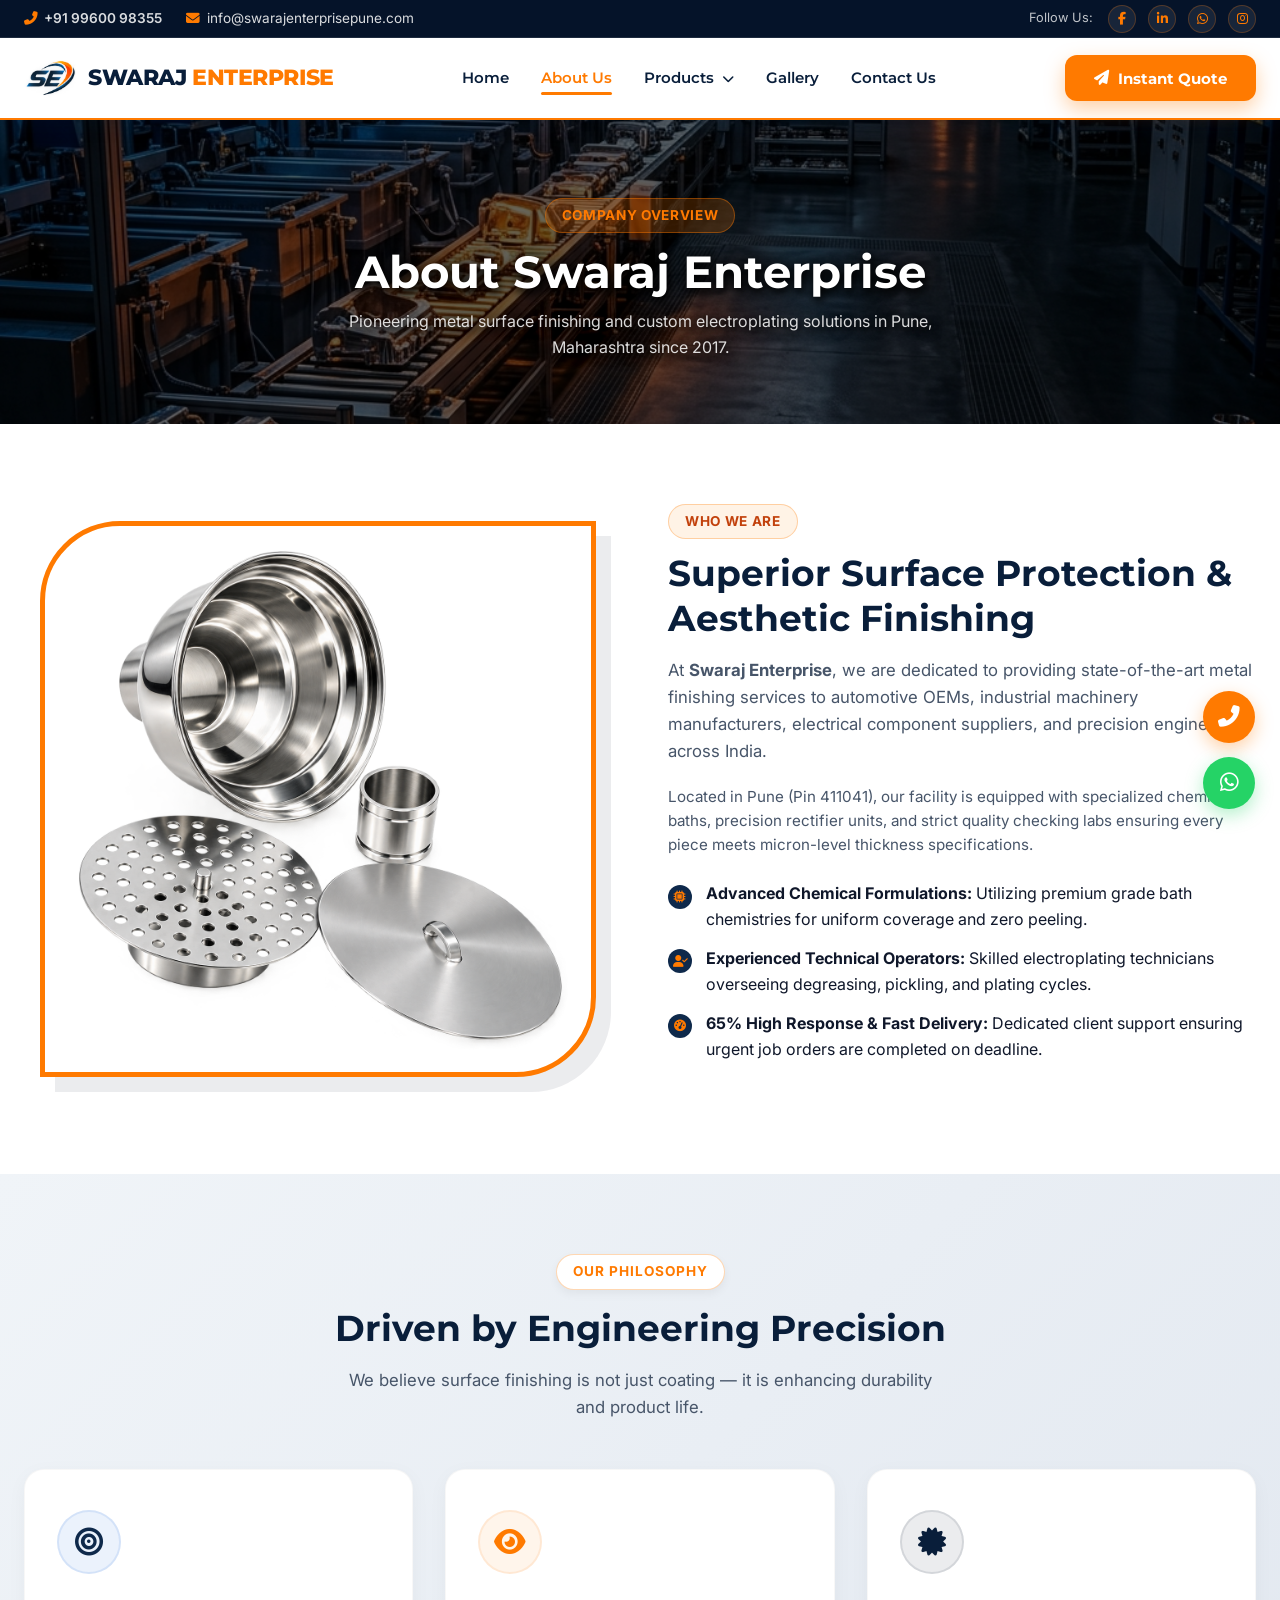
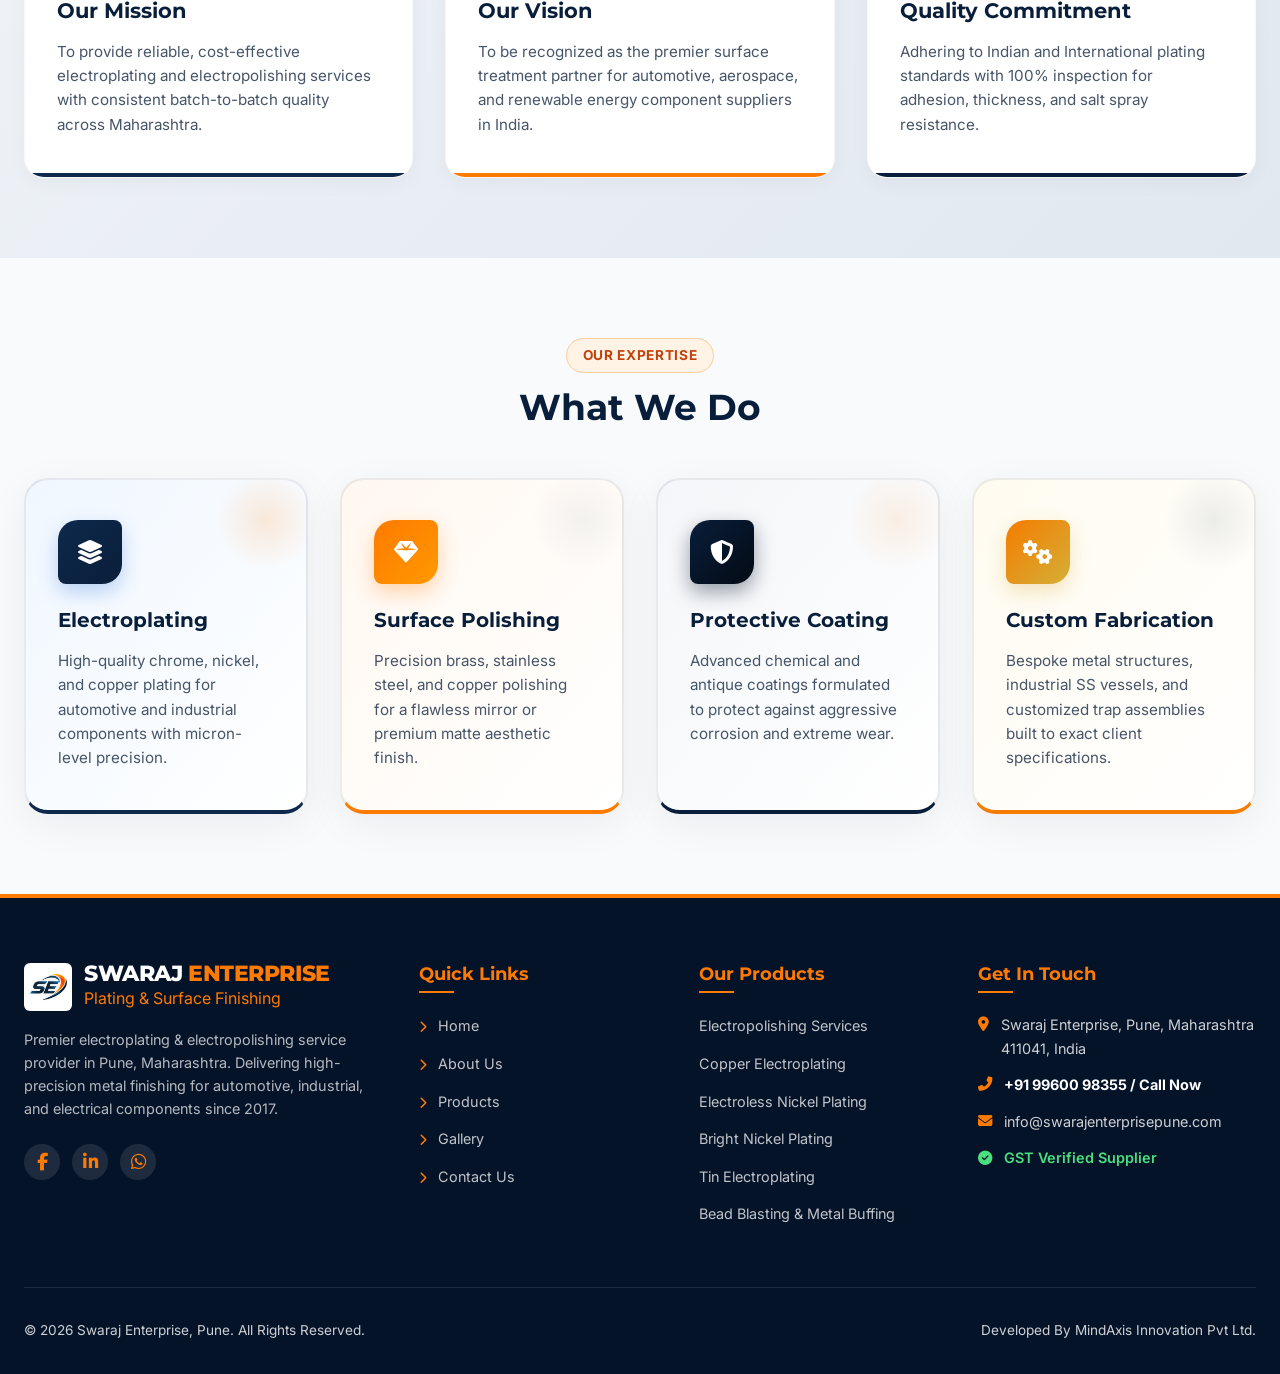
<file: about.html>
<!DOCTYPE html>
<html lang="en">
<head>
  <meta charset="UTF-8">
  <meta name="viewport" content="width=device-width, initial-scale=1.0">
  <title>About Us - Swaraj Enterprise, Pune | Electroplating Leaders</title>
  <!-- Favicon -->
  <link rel="icon" type="image/png" href="assets/img/favicon.png">
  <link rel="shortcut icon" href="favicon.ico">

  <link rel="stylesheet" href="assets/css/global.css">
  <link rel="stylesheet" href="assets/css/header.css">
  <link rel="stylesheet" href="assets/css/footer.css">
  <link rel="stylesheet" href="assets/css/about.css">
  <link rel="stylesheet" href="https://cdnjs.cloudflare.com/ajax/libs/font-awesome/6.4.0/css/all.min.css">
</head>
<body>

  <!-- Top Header Bar with Social Media & Email -->
  <div class="top-bar">
    <div class="container">
      <div class="top-info">
        <div class="top-info-item">
          <i class="fas fa-phone-alt"></i>
          <a href="tel:+919960098355" style="color: inherit; font-weight: 600;">+91 99600 98355</a>
        </div>
        <div class="top-info-item">
          <i class="fas fa-envelope"></i>
          <a href="mailto:info@swarajenterprisepune.com" style="color: inherit;">info@swarajenterprisepune.com</a>
        </div>
      </div>
      <div class="top-social">
        <span style="font-size: 0.8rem; color: rgba(255,255,255,0.75); margin-right: 0.2rem;">Follow Us:</span>
        <a href="https://facebook.com" target="_blank" aria-label="Facebook" title="Facebook"><i class="fab fa-facebook-f"></i></a>
        <a href="https://linkedin.com" target="_blank" aria-label="LinkedIn" title="LinkedIn"><i class="fab fa-linkedin-in"></i></a>
        <a href="https://wa.me/919960098355" target="_blank" aria-label="WhatsApp" title="WhatsApp"><i class="fab fa-whatsapp"></i></a>
        <a href="https://instagram.com" target="_blank" aria-label="Instagram" title="Instagram"><i class="fab fa-instagram"></i></a>
      </div>
    </div>
  </div>

  <header class="navbar">
    <div class="container">
      <a href="index.html" class="logo-brand">
        <img src="assets/img/logo.png" alt="Swaraj Enterprise Logo" class="logo-img">
        <div class="brand-text">
          <span class="brand-name">SWARAJ <span>ENTERPRISE</span></span>
        </div>
      </a>

      <nav>
        <ul class="nav-menu" id="nav-menu">
          <li><a href="index.html" class="nav-link">Home</a></li>
          <li><a href="about.html" class="nav-link active">About Us</a></li>
          <li class="nav-item dropdown">
            <a href="products.html" class="nav-link">Products <i class="fas fa-chevron-down dropdown-icon"></i></a>
            <ul class="dropdown-menu">
              <li><a href="products.html?category=plating"><i class="fas fa-shield-alt"></i> Plating Service</a></li>
              <li><a href="products.html?category=electropolishing"><i class="fas fa-bolt"></i> Electropolishing Services</a></li>
              <li><a href="products.html?category=electroplating"><i class="fas fa-plug"></i> Electroplating Service</a></li>
              <li><a href="products.html?category=metal-polishing"><i class="fas fa-magic"></i> Metal Polishing Service</a></li>
              <li><a href="products.html?category=nickel-plating"><i class="fas fa-coins"></i> Nickel Plating Service</a></li>
              <li><a href="products.html?category=polishing"><i class="fas fa-spray-can"></i> Polishing Service</a></li>
              <li><a href="products.html?category=buffing"><i class="fas fa-hand-sparkles"></i> Buffing Services</a></li>
            </ul>
          </li>
          <li><a href="gallery.html" class="nav-link">Gallery</a></li>
          <li><a href="contact.html" class="nav-link">Contact Us</a></li>
        </ul>
      </nav>

      <div class="nav-cta">
        <button class="btn btn-primary open-quote-modal">
          <i class="fas fa-paper-plane"></i> Instant Quote
        </button>
      </div>

      <button class="hamburger" id="hamburger-btn" aria-label="Toggle Menu">
        <i class="fas fa-bars"></i>
      </button>
    </div>
  </header>

  <!-- Page Banner -->
  <section class="section" style="background: linear-gradient(rgba(0, 0, 0, 0.6), rgba(0, 0, 0, 0.6)), url('assets/img/custom_about_bg.png') center/cover no-repeat; padding: 5rem 0 4rem 0;">
    <div class="container text-center">
      <span class="section-tag" style="background: rgba(255,122,0,0.2); color: var(--accent-yellow); border-color: rgba(255,122,0,0.4);">Company Overview</span>
      <h1 style="font-size: 2.8rem; color: white; margin-bottom: 0.5rem; text-shadow: 2px 4px 8px rgba(0,0,0,1), 0px 0px 15px rgba(0,0,0,0.8);">About Swaraj Enterprise</h1>
      <p style="color: rgba(255,255,255,0.85); max-width: 600px; margin: 0 auto; text-shadow: 2px 4px 8px rgba(0,0,0,1), 0px 0px 15px rgba(0,0,0,0.8);">Pioneering metal surface finishing and custom electroplating solutions in Pune, Maharashtra since 2017.</p>
    </div>
  </section>

  <!-- About Detailed Story -->
  <section class="section section-bg-white">
    <div class="container">
      <div class="about-grid">
        <div class="about-image-stack">
          <div style="position: relative; width: 100%; aspect-ratio: 1 / 1; border-radius: 80px 0 80px 0; border: 5px solid var(--accent-yellow); box-shadow: 15px 15px 0px rgba(5,19,41,0.08); background-color: #ffffff; padding: 6px; display: flex; align-items: center; justify-content: center; overflow: visible;">
            <div id="about-slides-container" style="width: 100%; height: 100%; border-radius: 74px 0 74px 0; overflow: hidden; position: relative; background-color: #ffffff;">
              <img src="assets/img/producat2.png" alt="Image 1" class="about-img-main about-slide active" style="display: block; width: 100%; height: 100%; object-fit: contain; padding: 10px;">
              <img src="assets/img/photo5.png" alt="Image 2" class="about-img-main about-slide" style="display: none; width: 100%; height: 100%; object-fit: contain; padding: 10px;">
              <img src="assets/img/producat14.png" alt="Image 3" class="about-img-main about-slide" style="display: none; width: 100%; height: 100%; object-fit: contain; padding: 10px;">
              <img src="assets/img/producat10.png" alt="Image 4" class="about-img-main about-slide" style="display: none; width: 100%; height: 100%; object-fit: contain; padding: 10px;">
            </div>
          </div>

        </div>

        <div>
          <span class="section-tag">Who We Are</span>
          <h2 class="section-title">Superior Surface Protection & Aesthetic Finishing</h2>
          <p style="color: var(--text-muted); font-size: 1.05rem; margin-bottom: 1.25rem;">
            At <strong>Swaraj Enterprise</strong>, we are dedicated to providing state-of-the-art metal finishing services to automotive OEMs, industrial machinery manufacturers, electrical component suppliers, and precision engineers across India.
          </p>
          <p style="color: var(--text-muted); font-size: 0.95rem; margin-bottom: 1.5rem;">
            Located in Pune (Pin 411041), our facility is equipped with specialized chemical baths, precision rectifier units, and strict quality checking labs ensuring every piece meets micron-level thickness specifications.
          </p>

          <div class="about-feature-list">
            <div class="about-feature-item">
              <i class="fas fa-microchip"></i>
              <div>
                <strong>Advanced Chemical Formulations:</strong> Utilizing premium grade bath chemistries for uniform coverage and zero peeling.
              </div>
            </div>
            <div class="about-feature-item">
              <i class="fas fa-user-check"></i>
              <div>
                <strong>Experienced Technical Operators:</strong> Skilled electroplating technicians overseeing degreasing, pickling, and plating cycles.
              </div>
            </div>
            <div class="about-feature-item">
              <i class="fas fa-tachometer-alt"></i>
              <div>
                <strong>65% High Response & Fast Delivery:</strong> Dedicated client support ensuring urgent job orders are completed on deadline.
              </div>
            </div>
          </div>
        </div>
      </div>
    </div>
  </section>

  <!-- Core Values & Mission Grid -->
  <style>
    .philosophy-card {
      background: white;
      padding: 2.5rem 2rem;
      border-radius: 20px;
      box-shadow: 0 5px 20px rgba(5,19,41,0.04);
      transition: all 0.4s ease;
      position: relative;
      overflow: hidden;
      z-index: 1;
      border: 1px solid rgba(0,0,0,0.03);
    }
    .philosophy-card:hover {
      transform: translateY(-8px);
      box-shadow: 0 15px 35px rgba(5,19,41,0.1);
    }
    .philosophy-card::after {
      content: '';
      position: absolute;
      bottom: 0;
      left: 0;
      width: 100%;
      height: 4px;
      transition: height 0.4s ease, opacity 0.4s ease;
      z-index: -1;
    }
    .philosophy-card.card-mission::after { background: var(--primary-blue); }
    .philosophy-card.card-vision::after { background: var(--accent-yellow); }
    .philosophy-card.card-quality::after { background: var(--primary-dark-blue); }
    
    .philosophy-card:hover::after {
      height: 100%;
      opacity: 0.03;
    }
    
    .philosophy-card .icon-circle {
      width: 64px;
      height: 64px;
      border-radius: 50%;
      display: flex;
      align-items: center;
      justify-content: center;
      font-size: 1.75rem;
      margin-bottom: 1.5rem;
      transition: all 0.4s cubic-bezier(0.175, 0.885, 0.32, 1.275);
    }
    .philosophy-card.card-mission .icon-circle { background: rgba(0, 86, 210, 0.08); color: var(--primary-blue); border: 2px solid rgba(0, 86, 210, 0.1); }
    .philosophy-card.card-vision .icon-circle { background: rgba(255, 122, 0, 0.08); color: var(--accent-yellow); border: 2px solid rgba(255, 122, 0, 0.1); }
    .philosophy-card.card-quality .icon-circle { background: rgba(5, 19, 41, 0.08); color: var(--primary-dark-blue); border: 2px solid rgba(5, 19, 41, 0.1); }
    
    .philosophy-card:hover .icon-circle {
      transform: scale(1.15) rotate(5deg);
    }
  </style>
  <section class="section" style="background: linear-gradient(135deg, #f0f4f8 0%, #e2e8f0 100%);">
    <div class="container">
      <div class="text-center" style="margin-bottom: 3rem;">
        <span class="section-tag" style="background: white; border-radius: 20px; padding: 6px 16px; box-shadow: 0 4px 10px rgba(0,0,0,0.05); display: inline-block; margin-bottom: 1rem; color: var(--accent-yellow); font-weight: 700; font-size: 0.85rem; text-transform: uppercase; letter-spacing: 1px;">Our Philosophy</span>
        <h2 class="section-title">Driven by Engineering Precision</h2>
        <p class="section-subtitle" style="color: var(--text-muted); max-width: 600px; margin: 0 auto; font-size: 1.05rem;">We believe surface finishing is not just coating — it is enhancing durability and product life.</p>
      </div>

      <div style="display: grid; grid-template-columns: repeat(auto-fit, minmax(300px, 1fr)); gap: 2rem;">
        <div class="philosophy-card card-mission">
          <div class="icon-circle"><i class="fas fa-bullseye"></i></div>
          <h3 style="font-size: 1.3rem; margin-bottom: 1rem; color: var(--primary-dark-blue);">Our Mission</h3>
          <p style="color: var(--text-muted); font-size: 0.95rem; line-height: 1.6;">To provide reliable, cost-effective electroplating and electropolishing services with consistent batch-to-batch quality across Maharashtra.</p>
        </div>

        <div class="philosophy-card card-vision">
          <div class="icon-circle"><i class="fas fa-eye"></i></div>
          <h3 style="font-size: 1.3rem; margin-bottom: 1rem; color: var(--primary-dark-blue);">Our Vision</h3>
          <p style="color: var(--text-muted); font-size: 0.95rem; line-height: 1.6;">To be recognized as the premier surface treatment partner for automotive, aerospace, and renewable energy component suppliers in India.</p>
        </div>

        <div class="philosophy-card card-quality">
          <div class="icon-circle"><i class="fas fa-certificate"></i></div>
          <h3 style="font-size: 1.3rem; margin-bottom: 1rem; color: var(--primary-dark-blue);">Quality Commitment</h3>
          <p style="color: var(--text-muted); font-size: 0.95rem; line-height: 1.6;">Adhering to Indian and International plating standards with 100% inspection for adhesion, thickness, and salt spray resistance.</p>
        </div>
      </div>
    </div>
  </section>

  <!-- What We Do Section -->
  <style>
    .service-card-new {
      background: white;
      border-radius: 24px;
      padding: 2.5rem 2rem;
      position: relative;
      overflow: hidden;
      border: 2px solid rgba(5, 19, 41, 0.08);
      box-shadow: 0 10px 40px rgba(5,19,41,0.06);
      transition: all 0.4s cubic-bezier(0.175, 0.885, 0.32, 1.275);
      z-index: 1;
    }
    .service-card-new::before {
      content: '';
      position: absolute;
      top: 0;
      left: 0;
      width: 100%;
      height: 100%;
      z-index: -1;
      opacity: 0;
      transition: opacity 0.4s ease;
    }
    .service-card-new:hover {
      transform: translateY(-10px);
      box-shadow: 0 20px 40px rgba(5,19,41,0.15);
    }
    .service-card-new:hover::before {
      opacity: 1;
    }
    .service-card-new:hover h3, 
    .service-card-new:hover p {
      color: white !important;
    }
    .service-card-new:hover .icon-box {
      background: white !important;
      color: var(--primary-dark-blue) !important;
      box-shadow: 0 8px 20px rgba(255, 255, 255, 0.3) !important;
    }
    .card-electro { background: linear-gradient(to bottom right, #f0f7ff, #ffffff); border-bottom: 4px solid var(--primary-blue); }
    .card-electro::before { background: linear-gradient(135deg, var(--primary-dark-blue), var(--primary-blue)); }
    
    .card-polish { background: linear-gradient(to bottom right, #fff8f0, #ffffff); border-bottom: 4px solid var(--accent-yellow); }
    .card-polish::before { background: linear-gradient(135deg, var(--accent-yellow), #FF9900); }
    
    .card-coat { background: linear-gradient(to bottom right, #f4f6f9, #ffffff); border-bottom: 4px solid var(--primary-dark-blue); }
    .card-coat::before { background: linear-gradient(135deg, #030A14, var(--primary-dark-blue)); }
    
    .card-fab { background: linear-gradient(to bottom right, #fffbf0, #ffffff); border-bottom: 4px solid var(--accent-gold); }
    .card-fab::before { background: linear-gradient(135deg, #D4AF37, var(--accent-gold)); }
    
    .icon-box { transition: all 0.4s ease; }
  </style>
  <section class="section" style="background-color: #f8fafc;">
    <div class="container">
      <div style="text-align: center; margin-bottom: 3rem;">
        <span class="section-tag">Our Expertise</span>
        <h2 class="section-title">What We Do</h2>
      </div>
      
      <div style="display: grid; grid-template-columns: repeat(auto-fit, minmax(250px, 1fr)); gap: 2rem;">
        <!-- Card 1 -->
        <div class="service-card-new card-electro">
          <div class="icon-box" style="width: 64px; height: 64px; background: linear-gradient(135deg, var(--primary-blue), var(--primary-dark-blue)); border-radius: 20px 8px 20px 8px; display: flex; align-items: center; justify-content: center; color: white; font-size: 1.5rem; margin-bottom: 1.5rem; box-shadow: 0 8px 20px rgba(0, 86, 210, 0.25);">
            <i class="fas fa-layer-group"></i>
          </div>
          <h3 style="font-size: 1.25rem; color: var(--primary-dark-blue); margin-bottom: 1rem; transition: color 0.3s ease;">Electroplating</h3>
          <p style="color: var(--text-muted); font-size: 0.95rem; line-height: 1.6; transition: color 0.3s ease;">High-quality chrome, nickel, and copper plating for automotive and industrial components with micron-level precision.</p>
          <div style="position: absolute; top: -20px; right: -20px; width: 120px; height: 120px; background: radial-gradient(circle, var(--accent-yellow) 0%, transparent 60%); opacity: 0.15; border-radius: 50%;"></div>
        </div>

        <!-- Card 2 -->
        <div class="service-card-new card-polish">
          <div class="icon-box" style="width: 64px; height: 64px; background: linear-gradient(135deg, var(--accent-yellow), #FF9900); border-radius: 20px 8px 20px 8px; display: flex; align-items: center; justify-content: center; color: white; font-size: 1.5rem; margin-bottom: 1.5rem; box-shadow: 0 8px 20px rgba(255, 122, 0, 0.3);">
            <i class="fas fa-gem"></i>
          </div>
          <h3 style="font-size: 1.25rem; color: var(--primary-dark-blue); margin-bottom: 1rem; transition: color 0.3s ease;">Surface Polishing</h3>
          <p style="color: var(--text-muted); font-size: 0.95rem; line-height: 1.6; transition: color 0.3s ease;">Precision brass, stainless steel, and copper polishing for a flawless mirror or premium matte aesthetic finish.</p>
          <div style="position: absolute; top: -20px; right: -20px; width: 120px; height: 120px; background: radial-gradient(circle, var(--primary-blue) 0%, transparent 60%); opacity: 0.05; border-radius: 50%;"></div>
        </div>

        <!-- Card 3 -->
        <div class="service-card-new card-coat">
          <div class="icon-box" style="width: 64px; height: 64px; background: linear-gradient(135deg, var(--primary-dark-blue), #030A14); border-radius: 20px 8px 20px 8px; display: flex; align-items: center; justify-content: center; color: white; font-size: 1.5rem; margin-bottom: 1.5rem; box-shadow: 0 8px 20px rgba(5, 19, 41, 0.4);">
            <i class="fas fa-shield-alt"></i>
          </div>
          <h3 style="font-size: 1.25rem; color: var(--primary-dark-blue); margin-bottom: 1rem; transition: color 0.3s ease;">Protective Coating</h3>
          <p style="color: var(--text-muted); font-size: 0.95rem; line-height: 1.6; transition: color 0.3s ease;">Advanced chemical and antique coatings formulated to protect against aggressive corrosion and extreme wear.</p>
          <div style="position: absolute; top: -20px; right: -20px; width: 120px; height: 120px; background: radial-gradient(circle, var(--accent-gold) 0%, transparent 60%); opacity: 0.1; border-radius: 50%;"></div>
        </div>

        <!-- Card 4 -->
        <div class="service-card-new card-fab">
          <div class="icon-box" style="width: 64px; height: 64px; background: linear-gradient(135deg, var(--accent-gold), #D4AF37); border-radius: 20px 8px 20px 8px; display: flex; align-items: center; justify-content: center; color: white; font-size: 1.5rem; margin-bottom: 1.5rem; box-shadow: 0 8px 20px rgba(212, 175, 55, 0.3);">
            <i class="fas fa-cogs"></i>
          </div>
          <h3 style="font-size: 1.25rem; color: var(--primary-dark-blue); margin-bottom: 1rem; transition: color 0.3s ease;">Custom Fabrication</h3>
          <p style="color: var(--text-muted); font-size: 0.95rem; line-height: 1.6; transition: color 0.3s ease;">Bespoke metal structures, industrial SS vessels, and customized trap assemblies built to exact client specifications.</p>
          <div style="position: absolute; top: -20px; right: -20px; width: 120px; height: 120px; background: radial-gradient(circle, var(--primary-blue) 0%, transparent 60%); opacity: 0.08; border-radius: 50%;"></div>
        </div>
      </div>
    </div>
  </section>

  <!-- Quote Modal Popup -->
  <div class="modal-overlay" id="quote-modal">
    <div class="modal-card">
      <button class="modal-close" id="close-quote-modal">&times;</button>
      <div style="text-align: center; margin-bottom: 1.5rem;">
        <h3 style="color: var(--primary-dark-blue); font-size: 1.5rem;">Get Instant Quotation</h3>
        <p style="color: var(--text-muted); font-size: 0.9rem;">Fill in your plating requirements & team will call you back within 2 hours.</p>
      </div>

      <form id="quote-form">
        <div class="form-group">
          <label for="modal-name">Full Name / Company Name</label>
          <input type="text" id="modal-name" class="form-control" placeholder="e.g. Rahul Sharma" required>
        </div>
        <div class="form-group">
          <label for="modal-phone">Phone / WhatsApp Number</label>
          <input type="tel" id="modal-phone" class="form-control" placeholder="e.g. +91 98765 43210" required>
        </div>
        <div class="form-group">
          <label for="modal-service">Required Service</label>
          <select id="modal-service" class="form-control" required>
            <option value="SS Floor Drain Trap & Jali Assembly">SS Floor Drain Trap & Jali Assembly</option>
            <option value="Industrial SS Pressure Vessels">Industrial SS Pressure Vessels & Columns</option>
            <option value="Brass Polishing Service">Brass Polishing Service</option>
            <option value="Copper Electroplated Bolts">Copper Electroplated Bolts & Fasteners</option>

            <option value="Antique Finishing Coating Services">Antique Finishing Coating Services</option>
          </select>
        </div>
        <div class="form-group">
          <label for="modal-message">Quantity / Component Specs</label>
          <textarea id="modal-message" class="form-control" placeholder="Dimensions, material type, quantity..." rows="3"></textarea>
        </div>
        <button type="submit" class="btn btn-primary" style="width: 100%; padding: 0.9rem; font-size: 1rem;">
          Submit Inquiry <i class="fas fa-paper-plane"></i>
        </button>
      </form>
    </div>
  </div>

  <footer>
  <div class="container">
    <div class="footer-grid">
      <div class="footer-brand">
        <div class="logo-brand" style="margin-bottom: 1rem;">
          <img src="assets/img/logo.png" alt="Swaraj Enterprise Logo" class="logo-img" style="height: 48px; background: white; padding: 4px; border-radius: 6px;">
          <div class="brand-text">
            <span class="brand-name" style="color: white;">SWARAJ <span>ENTERPRISE</span></span>
            <span class="brand-tagline" style="color: var(--accent-yellow);">Plating & Surface Finishing</span>
          </div>
        </div>
        <p>Premier electroplating & electropolishing service provider in Pune, Maharashtra. Delivering high-precision metal finishing for automotive, industrial, and electrical components since 2017.</p>
        <div style="display: flex; gap: 0.75rem; font-size: 1.1rem;">
          <a href="#" style="color: var(--accent-yellow); background: rgba(255,255,255,0.1); width: 36px; height: 36px; border-radius: 50%; display: flex; align-items: center; justify-content: center;"><i class="fab fa-facebook-f"></i></a>
          <a href="#" style="color: var(--accent-yellow); background: rgba(255,255,255,0.1); width: 36px; height: 36px; border-radius: 50%; display: flex; align-items: center; justify-content: center;"><i class="fab fa-linkedin-in"></i></a>
          <a href="#" style="color: var(--accent-yellow); background: rgba(255,255,255,0.1); width: 36px; height: 36px; border-radius: 50%; display: flex; align-items: center; justify-content: center;"><i class="fab fa-whatsapp"></i></a>
        </div>
      </div>

      <div class="footer-col">
        <h4>Quick Links</h4>
        <ul class="footer-links">
          <li><a href="index.html"><i class="fas fa-chevron-right" style="color: var(--accent-yellow); font-size: 0.75rem; margin-right: 0.4rem;"></i> Home</a></li>
          <li><a href="about.html"><i class="fas fa-chevron-right" style="color: var(--accent-yellow); font-size: 0.75rem; margin-right: 0.4rem;"></i> About Us</a></li>
          <li><a href="products.html"><i class="fas fa-chevron-right" style="color: var(--accent-yellow); font-size: 0.75rem; margin-right: 0.4rem;"></i> Products</a></li>
          <li><a href="gallery.html"><i class="fas fa-chevron-right" style="color: var(--accent-yellow); font-size: 0.75rem; margin-right: 0.4rem;"></i> Gallery</a></li>
          <li><a href="contact.html"><i class="fas fa-chevron-right" style="color: var(--accent-yellow); font-size: 0.75rem; margin-right: 0.4rem;"></i> Contact Us</a></li>
        </ul>
      </div>

      <div class="footer-col">
        <h4>Our Products</h4>
        <ul class="footer-links">
          <li><a href="products.html">Electropolishing Services</a></li>
          <li><a href="products.html">Copper Electroplating</a></li>
          <li><a href="products.html">Electroless Nickel Plating</a></li>
          <li><a href="products.html">Bright Nickel Plating</a></li>
          <li><a href="products.html">Tin Electroplating</a></li>
          <li><a href="products.html">Bead Blasting & Metal Buffing</a></li>
        </ul>
      </div>

      <div class="footer-col">
        <h4>Get In Touch</h4>
        <div style="display: flex; flex-direction: column; gap: 0.85rem; font-size: 0.9rem;">
          <div style="display: flex; gap: 0.75rem; align-items: flex-start;">
            <i class="fas fa-map-marker-alt" style="color: var(--accent-yellow); margin-top: 0.2rem;"></i>
            <span>Swaraj Enterprise, Pune, Maharashtra 411041, India</span>
          </div>
          <div style="display: flex; gap: 0.75rem; align-items: center;">
            <i class="fas fa-phone-alt" style="color: var(--accent-yellow);"></i>
            <a href="tel:+919960098355" style="color: white; font-weight: 700;">+91 99600 98355 / Call Now</a>
          </div>
          <div style="display: flex; gap: 0.75rem; align-items: center;">
            <i class="fas fa-envelope" style="color: var(--accent-yellow);"></i>
            <span>info@swarajenterprisepune.com</span>
          </div>
          <div style="display: flex; gap: 0.75rem; align-items: center;">
            <i class="fas fa-check-circle" style="color: #4ADE80;"></i>
            <span style="color: #4ADE80; font-weight: 600;">GST Verified Supplier</span>
          </div>
        </div>
      </div>
    </div>

    <div class="footer-bottom">
      <p>&copy; <span id="current-year">2026</span> Swaraj Enterprise, Pune. All Rights Reserved.</p>
      <p class="developed-by">Developed By <span class="dev-company">MindAxis Innovation Pvt Ltd.</span></p>
    </div>
  </div>
</footer>

  <script src="assets/js/main.js"></script>
  <script src="assets/js/about.js"></script>
</body>
</html>
</file>
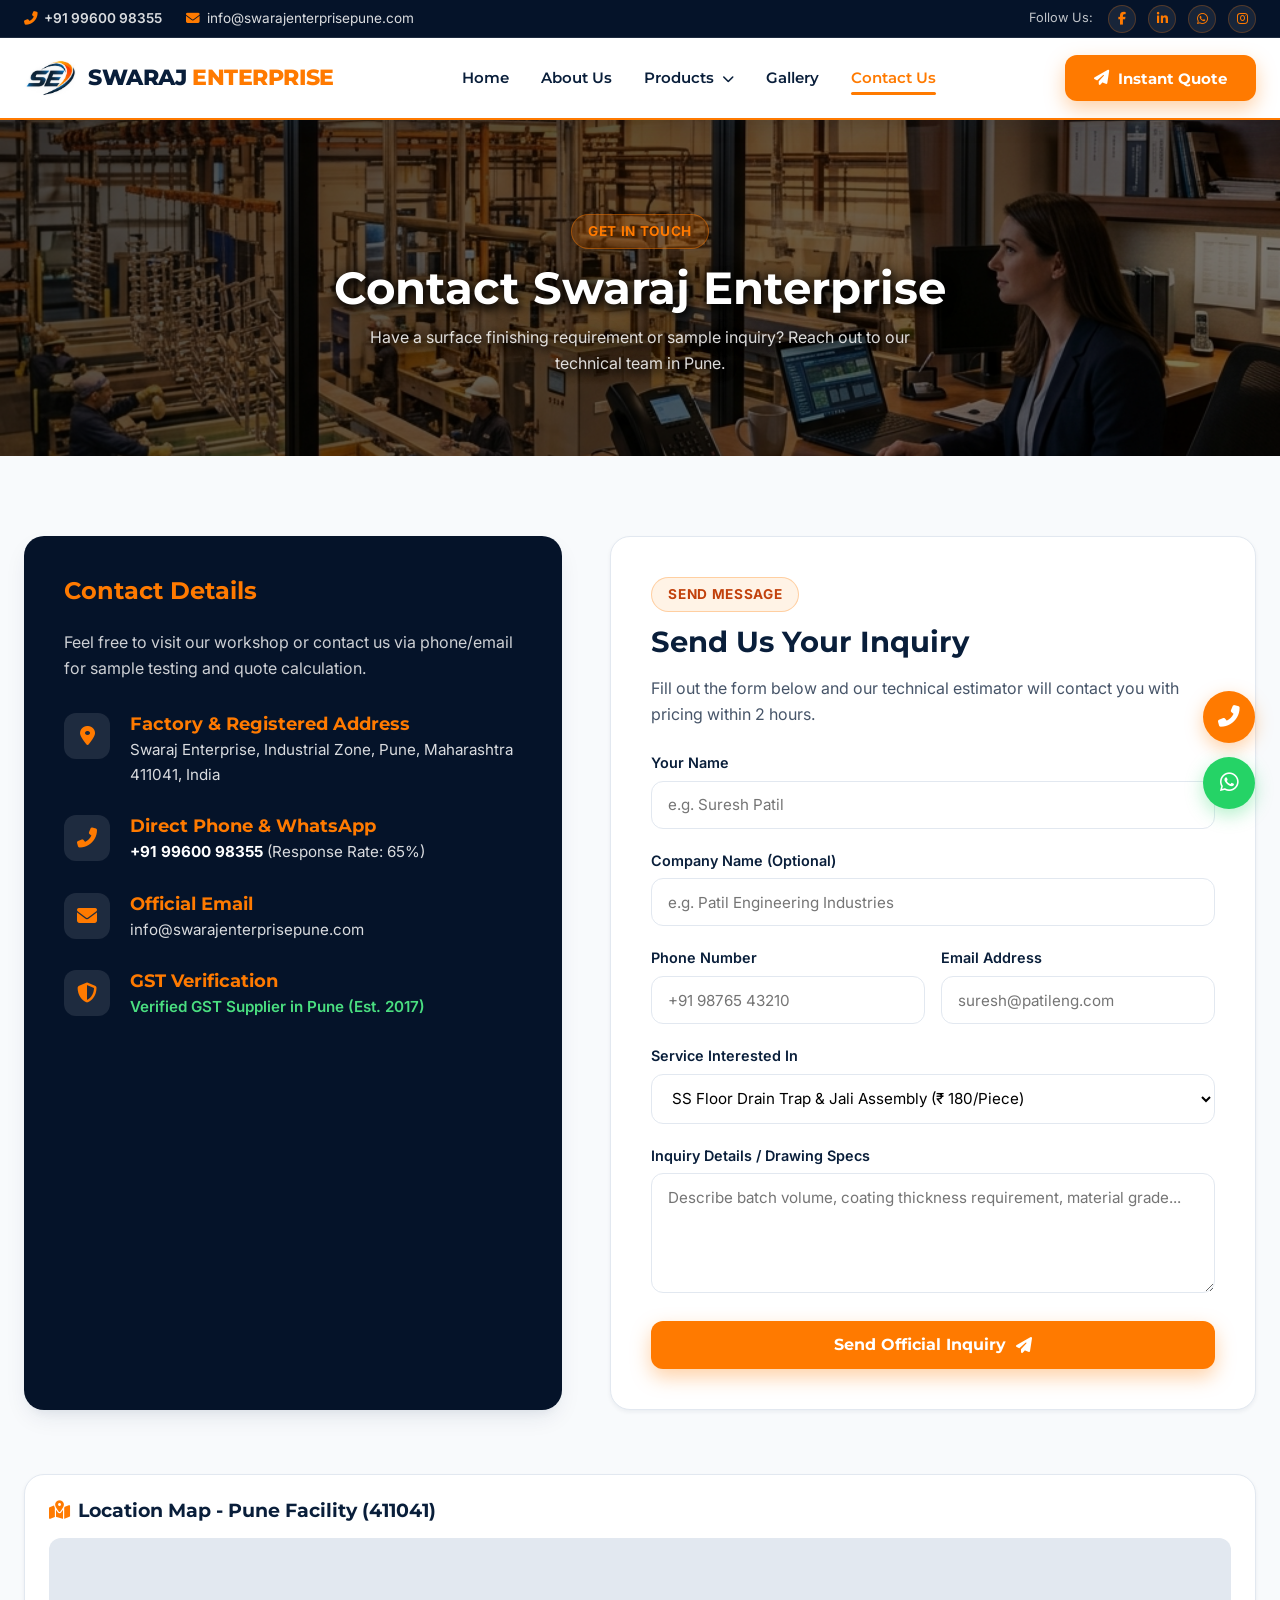
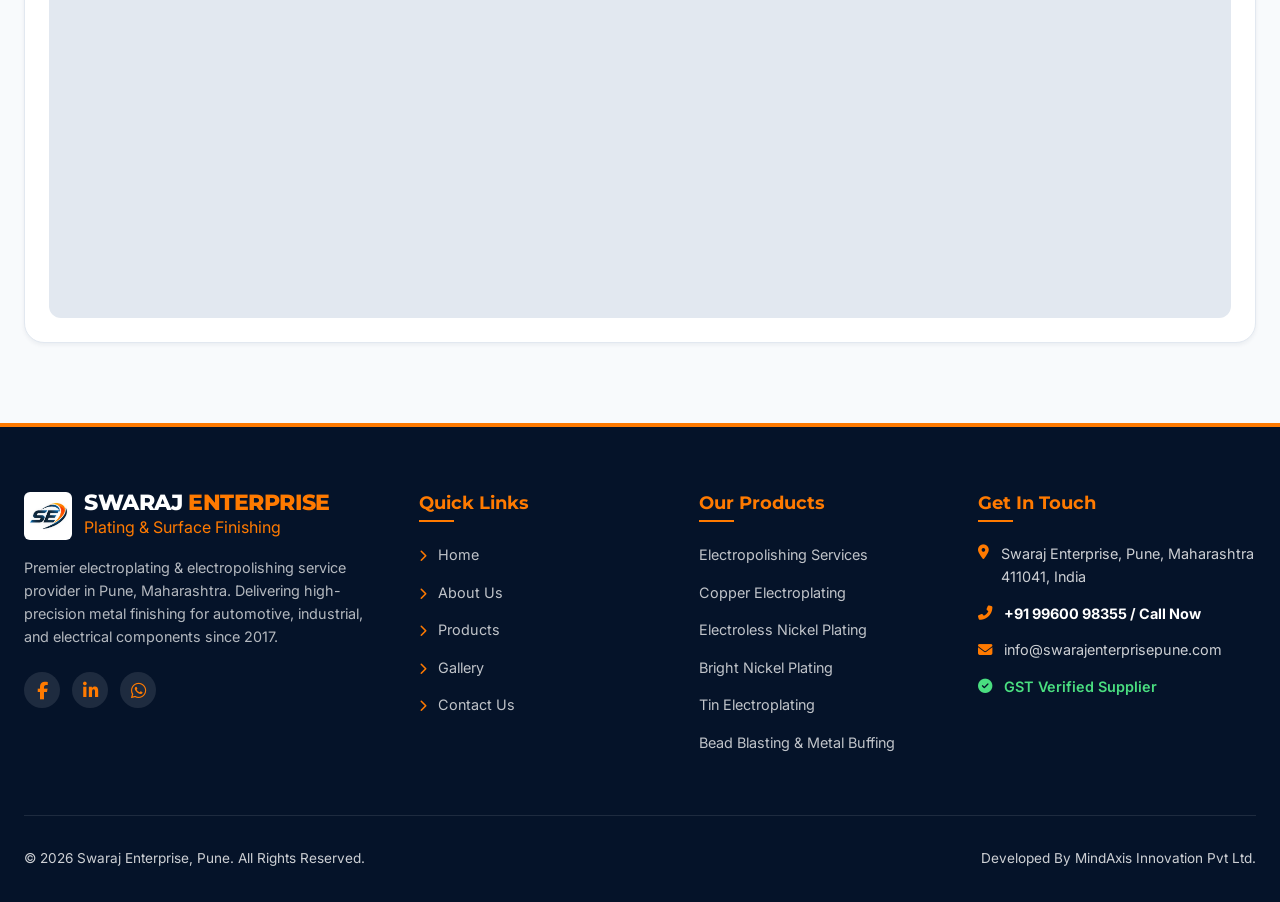
<file: contact.html>
<!DOCTYPE html>
<html lang="en">
<head>
  <meta charset="UTF-8">
  <meta name="viewport" content="width=device-width, initial-scale=1.0">
  <title>Contact Us - Swaraj Enterprise, Pune | Electroplating Service</title>
  <!-- Favicon -->
  <link rel="icon" type="image/png" href="assets/img/favicon.png">
  <link rel="shortcut icon" href="favicon.ico">

  <link rel="stylesheet" href="assets/css/global.css">
  <link rel="stylesheet" href="assets/css/header.css">
  <link rel="stylesheet" href="assets/css/footer.css">
  <link rel="stylesheet" href="assets/css/contact.css">
  <link rel="stylesheet" href="https://cdnjs.cloudflare.com/ajax/libs/font-awesome/6.4.0/css/all.min.css">
</head>
<body>

  <!-- Top Header Bar with Social Media & Email -->
  <div class="top-bar">
    <div class="container">
      <div class="top-info">
        <div class="top-info-item">
          <i class="fas fa-phone-alt"></i>
          <a href="tel:+919960098355" style="color: inherit; font-weight: 600;">+91 99600 98355</a>
        </div>
        <div class="top-info-item">
          <i class="fas fa-envelope"></i>
          <a href="mailto:info@swarajenterprisepune.com" style="color: inherit;">info@swarajenterprisepune.com</a>
        </div>
      </div>
      <div class="top-social">
        <span style="font-size: 0.8rem; color: rgba(255,255,255,0.75); margin-right: 0.2rem;">Follow Us:</span>
        <a href="https://facebook.com" target="_blank" aria-label="Facebook" title="Facebook"><i class="fab fa-facebook-f"></i></a>
        <a href="https://linkedin.com" target="_blank" aria-label="LinkedIn" title="LinkedIn"><i class="fab fa-linkedin-in"></i></a>
        <a href="https://wa.me/919960098355" target="_blank" aria-label="WhatsApp" title="WhatsApp"><i class="fab fa-whatsapp"></i></a>
        <a href="https://instagram.com" target="_blank" aria-label="Instagram" title="Instagram"><i class="fab fa-instagram"></i></a>
      </div>
    </div>
  </div>

  <header class="navbar">
    <div class="container">
      <a href="index.html" class="logo-brand">
        <img src="assets/img/logo.png" alt="Swaraj Enterprise Logo" class="logo-img">
        <div class="brand-text">
          <span class="brand-name">SWARAJ <span>ENTERPRISE</span></span>
        </div>
      </a>

      <nav>
        <ul class="nav-menu" id="nav-menu">
          <li><a href="index.html" class="nav-link">Home</a></li>
          <li><a href="about.html" class="nav-link">About Us</a></li>
                    <li class="nav-item dropdown">
            <a href="products.html" class="nav-link">Products <i class="fas fa-chevron-down dropdown-icon"></i></a>
            <ul class="dropdown-menu">
              <li><a href="products.html?category=plating"><i class="fas fa-shield-alt"></i> Plating Service</a></li>
              <li><a href="products.html?category=electropolishing"><i class="fas fa-bolt"></i> Electropolishing Services</a></li>
              <li><a href="products.html?category=electroplating"><i class="fas fa-plug"></i> Electroplating Service</a></li>
              <li><a href="products.html?category=metal-polishing"><i class="fas fa-magic"></i> Metal Polishing Service</a></li>
              <li><a href="products.html?category=nickel-plating"><i class="fas fa-coins"></i> Nickel Plating Service</a></li>
              <li><a href="products.html?category=polishing"><i class="fas fa-spray-can"></i> Polishing Service</a></li>
              <li><a href="products.html?category=buffing"><i class="fas fa-hand-sparkles"></i> Buffing Services</a></li>
            </ul>
          </li>
          <li><a href="gallery.html" class="nav-link">Gallery</a></li>
          <li><a href="contact.html" class="nav-link active">Contact Us</a></li>
        </ul>
      </nav>

      <div class="nav-cta">
        <button class="btn btn-primary open-quote-modal">
          <i class="fas fa-paper-plane"></i> Instant Quote
        </button>
      </div>

      <button class="hamburger" id="hamburger-btn" aria-label="Toggle Menu">
        <i class="fas fa-bars"></i>
      </button>
    </div>
  </header>

  <!-- Banner -->
  <section class="section section-bg-blue" style="background: linear-gradient(135deg, rgba(0, 0, 0, 0.7), rgba(0, 0, 0, 0.5)), url('assets/img/contact_hero_bg.png') center/cover no-repeat; padding: 6rem 0 5rem 0;">
    <div class="container text-center">
      <span class="section-tag" style="background: rgba(255,122,0,0.2); color: var(--accent-yellow); border-color: rgba(255,122,0,0.4);">Get In Touch</span>
      <h1 style="font-size: 2.8rem; color: white; margin-bottom: 0.5rem; text-shadow: 2px 4px 8px rgba(0,0,0,1), 0px 0px 15px rgba(0,0,0,0.8);">Contact Swaraj Enterprise</h1>
      <p style="color: rgba(255,255,255,0.85); max-width: 600px; margin: 0 auto; text-shadow: 2px 4px 8px rgba(0,0,0,1), 0px 0px 15px rgba(0,0,0,0.8);">Have a surface finishing requirement or sample inquiry? Reach out to our technical team in Pune.</p>
    </div>
  </section>

  <!-- Contact Grid -->
  <section class="section section-bg-light">
    <div class="container">
      <div class="contact-grid">

        <!-- Info Card -->
        <div class="contact-info-card">
          <h3>Contact Details</h3>
          <p style="color: rgba(255,255,255,0.8); margin-bottom: 2rem;">Feel free to visit our workshop or contact us via phone/email for sample testing and quote calculation.</p>

          <div class="contact-detail-item">
            <div class="contact-icon"><i class="fas fa-map-marker-alt"></i></div>
            <div>
              <h4 style="color: var(--accent-yellow); font-size: 1.1rem; margin-bottom: 0.2rem;">Factory & Registered Address</h4>
              <p style="color: rgba(255,255,255,0.85); font-size: 0.95rem;">Swaraj Enterprise, Industrial Zone, Pune, Maharashtra 411041, India</p>
            </div>
          </div>

          <div class="contact-detail-item">
            <div class="contact-icon"><i class="fas fa-phone-alt"></i></div>
            <div>
              <h4 style="color: var(--accent-yellow); font-size: 1.1rem; margin-bottom: 0.2rem;">Direct Phone & WhatsApp</h4>
              <p style="color: rgba(255,255,255,0.85); font-size: 0.95rem;"><a href="tel:+919960098355" style="color: white; font-weight: 700;">+91 99600 98355</a> (Response Rate: 65%)</p>
            </div>
          </div>

          <div class="contact-detail-item">
            <div class="contact-icon"><i class="fas fa-envelope"></i></div>
            <div>
              <h4 style="color: var(--accent-yellow); font-size: 1.1rem; margin-bottom: 0.2rem;">Official Email</h4>
              <p style="color: rgba(255,255,255,0.85); font-size: 0.95rem;">info@swarajenterprisepune.com</p>
            </div>
          </div>

          <div class="contact-detail-item">
            <div class="contact-icon"><i class="fas fa-shield-alt"></i></div>
            <div>
              <h4 style="color: var(--accent-yellow); font-size: 1.1rem; margin-bottom: 0.2rem;">GST Verification</h4>
              <p style="color: #4ADE80; font-weight: 600; font-size: 0.95rem;">Verified GST Supplier in Pune (Est. 2017)</p>
            </div>
          </div>
        </div>

        <!-- Form Card -->
        <div style="background: white; padding: 2.5rem; border-radius: var(--radius-lg); box-shadow: var(--shadow-sm); border: 1px solid var(--border-light);">
          <span class="section-tag">Send Message</span>
          <h2 style="font-size: 1.8rem; margin-bottom: 1rem; color: var(--primary-dark-blue);">Send Us Your Inquiry</h2>
          <p style="color: var(--text-muted); margin-bottom: 1.5rem;">Fill out the form below and our technical estimator will contact you with pricing within 2 hours.</p>

          <form id="contact-form">
            <div class="form-group">
              <label for="contact-name">Your Name</label>
              <input type="text" id="contact-name" class="form-control" placeholder="e.g. Suresh Patil" required>
            </div>

            <div class="form-group">
              <label for="contact-company">Company Name (Optional)</label>
              <input type="text" id="contact-company" class="form-control" placeholder="e.g. Patil Engineering Industries">
            </div>

            <div style="display: grid; grid-template-columns: 1fr 1fr; gap: 1rem;">
              <div class="form-group">
                <label for="contact-phone">Phone Number</label>
                <input type="tel" id="contact-phone" class="form-control" placeholder="+91 98765 43210" required>
              </div>
              <div class="form-group">
                <label for="contact-email">Email Address</label>
                <input type="email" id="contact-email" class="form-control" placeholder="suresh@patileng.com" required>
              </div>
            </div>

            <div class="form-group">
              <label for="contact-service">Service Interested In</label>
              <select id="contact-service" class="form-control" required>
                <option value="SS Floor Drain Trap & Jali Assembly">SS Floor Drain Trap & Jali Assembly (₹ 180/Piece)</option>
                <option value="Industrial SS Pressure Vessels">Industrial SS Pressure Vessels & Columns (Custom Quote)</option>
            <option value="Brass Polishing Service">Brass Polishing Service (₹ 100/Piece)</option>
                <option value="Copper Electroplated Bolts">Copper Electroplated Bolts & Fasteners (₹ 150/Kg)</option>

                <option value="Antique Finishing Coating Services">Antique Finishing Coating Services (₹ 2,500/Sq Ft)</option>
              </select>
            </div>

            <div class="form-group">
              <label for="contact-message">Inquiry Details / Drawing Specs</label>
              <textarea id="contact-message" class="form-control" placeholder="Describe batch volume, coating thickness requirement, material grade..." rows="4" required></textarea>
            </div>

            <button type="submit" class="btn btn-primary" style="width: 100%; padding: 0.9rem; font-size: 1rem;">
              Send Official Inquiry <i class="fas fa-paper-plane"></i>
            </button>
          </form>
        </div>

      </div>

      <!-- Google Maps Embed Container -->
      <div style="margin-top: 4rem; background: white; padding: 1.5rem; border-radius: var(--radius-lg); box-shadow: var(--shadow-sm); border: 1px solid var(--border-light);">
        <h3 style="color: var(--primary-dark-blue); margin-bottom: 1rem; display: flex; align-items: center; gap: 0.5rem;">
          <i class="fas fa-map-marked-alt" style="color: var(--accent-yellow);"></i> Location Map - Pune Facility (411041)
        </h3>
        <div style="width: 100%; height: 380px; border-radius: var(--radius-md); overflow: hidden; background: #e2e8f0;">
          <iframe 
            title="Swaraj Enterprise Pune Location"
            src="https://www.google.com/maps/embed?pb=!1m18!1m12!1m3!1d121059.04360430034!2d73.79292670732896!3d18.52456485994464!2m3!1f0!2f0!3f0!3m2!1i1024!2i768!4f13.1!3m3!1m2!1s0x3bc2bf2e67461101%3A0x828d43bf9d9ee343!2sPune%2C%20Maharashtra!5e0!3m2!1sen!2sin!4v1700000000000!5m2!1sen!2sin" 
            width="100%" 
            height="100%" 
            style="border:0;" 
            allowfullscreen="" 
            loading="lazy" 
            referrerpolicy="no-referrer-when-downgrade">
          </iframe>
        </div>
      </div>

    </div>
  </section>

  <!-- Quote Modal Popup -->
  <div class="modal-overlay" id="quote-modal">
    <div class="modal-card">
      <button class="modal-close" id="close-quote-modal">&times;</button>
      <div style="text-align: center; margin-bottom: 1.5rem;">
        <h3 style="color: var(--primary-dark-blue); font-size: 1.5rem;">Get Instant Quotation</h3>
        <p style="color: var(--text-muted); font-size: 0.9rem;">Fill in your plating requirements & team will call you back within 2 hours.</p>
      </div>

      <form id="quote-form">
        <div class="form-group">
          <label for="modal-name">Full Name / Company Name</label>
          <input type="text" id="modal-name" class="form-control" placeholder="e.g. Rahul Sharma" required>
        </div>
        <div class="form-group">
          <label for="modal-phone">Phone / WhatsApp Number</label>
          <input type="tel" id="modal-phone" class="form-control" placeholder="e.g. +91 98765 43210" required>
        </div>
        <div class="form-group">
          <label for="modal-service">Required Service</label>
          <select id="modal-service" class="form-control" required>
            <option value="SS Floor Drain Trap & Jali Assembly">SS Floor Drain Trap & Jali Assembly</option>
            <option value="Industrial SS Pressure Vessels">Industrial SS Pressure Vessels & Columns</option>
            <option value="Copper Electroplated Bolts">Copper Electroplated Bolts & Fasteners</option>

            <option value="Antique Finishing Coating Services">Antique Finishing Coating Services</option>
          </select>
        </div>
        <div class="form-group">
          <label for="modal-message">Estimated Quantity / Notes</label>
          <textarea id="modal-message" class="form-control" placeholder="Dimensions, material type, quantity..." rows="3"></textarea>
        </div>
        <button type="submit" class="btn btn-primary" style="width: 100%; padding: 0.9rem; font-size: 1rem;">
          Submit Inquiry <i class="fas fa-paper-plane"></i>
        </button>
      </form>
    </div>
  </div>

  <footer>
  <div class="container">
    <div class="footer-grid">
      <div class="footer-brand">
        <div class="logo-brand" style="margin-bottom: 1rem;">
          <img src="assets/img/logo.png" alt="Swaraj Enterprise Logo" class="logo-img" style="height: 48px; background: white; padding: 4px; border-radius: 6px;">
          <div class="brand-text">
            <span class="brand-name" style="color: white;">SWARAJ <span>ENTERPRISE</span></span>
            <span class="brand-tagline" style="color: var(--accent-yellow);">Plating & Surface Finishing</span>
          </div>
        </div>
        <p>Premier electroplating & electropolishing service provider in Pune, Maharashtra. Delivering high-precision metal finishing for automotive, industrial, and electrical components since 2017.</p>
        <div style="display: flex; gap: 0.75rem; font-size: 1.1rem;">
          <a href="#" style="color: var(--accent-yellow); background: rgba(255,255,255,0.1); width: 36px; height: 36px; border-radius: 50%; display: flex; align-items: center; justify-content: center;"><i class="fab fa-facebook-f"></i></a>
          <a href="#" style="color: var(--accent-yellow); background: rgba(255,255,255,0.1); width: 36px; height: 36px; border-radius: 50%; display: flex; align-items: center; justify-content: center;"><i class="fab fa-linkedin-in"></i></a>
          <a href="#" style="color: var(--accent-yellow); background: rgba(255,255,255,0.1); width: 36px; height: 36px; border-radius: 50%; display: flex; align-items: center; justify-content: center;"><i class="fab fa-whatsapp"></i></a>
        </div>
      </div>

      <div class="footer-col">
        <h4>Quick Links</h4>
        <ul class="footer-links">
          <li><a href="index.html"><i class="fas fa-chevron-right" style="color: var(--accent-yellow); font-size: 0.75rem; margin-right: 0.4rem;"></i> Home</a></li>
          <li><a href="about.html"><i class="fas fa-chevron-right" style="color: var(--accent-yellow); font-size: 0.75rem; margin-right: 0.4rem;"></i> About Us</a></li>
          <li><a href="products.html"><i class="fas fa-chevron-right" style="color: var(--accent-yellow); font-size: 0.75rem; margin-right: 0.4rem;"></i> Products</a></li>
          <li><a href="gallery.html"><i class="fas fa-chevron-right" style="color: var(--accent-yellow); font-size: 0.75rem; margin-right: 0.4rem;"></i> Gallery</a></li>
          <li><a href="contact.html"><i class="fas fa-chevron-right" style="color: var(--accent-yellow); font-size: 0.75rem; margin-right: 0.4rem;"></i> Contact Us</a></li>
        </ul>
      </div>

      <div class="footer-col">
        <h4>Our Products</h4>
        <ul class="footer-links">
          <li><a href="products.html">Electropolishing Services</a></li>
          <li><a href="products.html">Copper Electroplating</a></li>
          <li><a href="products.html">Electroless Nickel Plating</a></li>
          <li><a href="products.html">Bright Nickel Plating</a></li>
          <li><a href="products.html">Tin Electroplating</a></li>
          <li><a href="products.html">Bead Blasting & Metal Buffing</a></li>
        </ul>
      </div>

      <div class="footer-col">
        <h4>Get In Touch</h4>
        <div style="display: flex; flex-direction: column; gap: 0.85rem; font-size: 0.9rem;">
          <div style="display: flex; gap: 0.75rem; align-items: flex-start;">
            <i class="fas fa-map-marker-alt" style="color: var(--accent-yellow); margin-top: 0.2rem;"></i>
            <span>Swaraj Enterprise, Pune, Maharashtra 411041, India</span>
          </div>
          <div style="display: flex; gap: 0.75rem; align-items: center;">
            <i class="fas fa-phone-alt" style="color: var(--accent-yellow);"></i>
            <a href="tel:+919960098355" style="color: white; font-weight: 700;">+91 99600 98355 / Call Now</a>
          </div>
          <div style="display: flex; gap: 0.75rem; align-items: center;">
            <i class="fas fa-envelope" style="color: var(--accent-yellow);"></i>
            <span>info@swarajenterprisepune.com</span>
          </div>
          <div style="display: flex; gap: 0.75rem; align-items: center;">
            <i class="fas fa-check-circle" style="color: #4ADE80;"></i>
            <span style="color: #4ADE80; font-weight: 600;">GST Verified Supplier</span>
          </div>
        </div>
      </div>
    </div>

    <div class="footer-bottom">
      <p>&copy; <span id="current-year">2026</span> Swaraj Enterprise, Pune. All Rights Reserved.</p>
      <p class="developed-by">Developed By <span class="dev-company">MindAxis Innovation Pvt Ltd.</span></p>
    </div>
  </div>
</footer>

  <script src="assets/js/main.js"></script>
  <script src="assets/js/contact.js"></script>
</body>
</html>
</file>
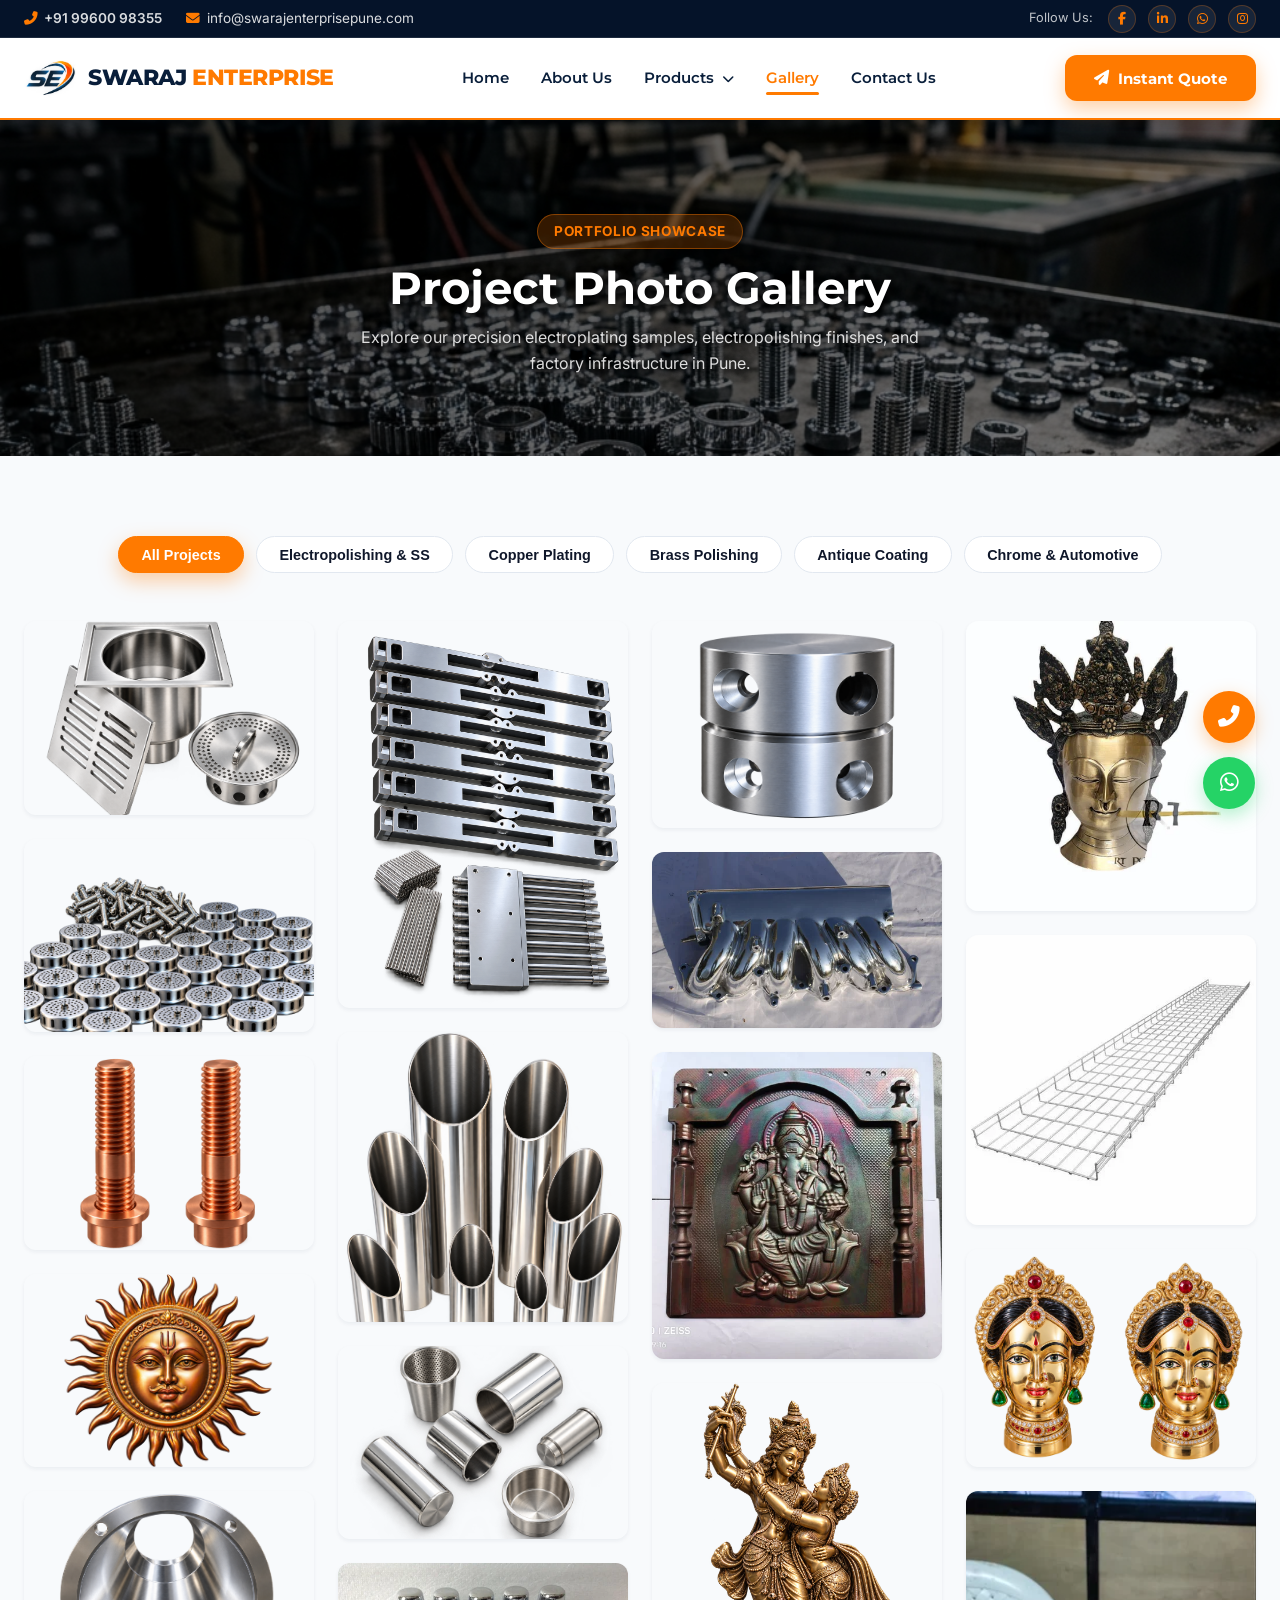
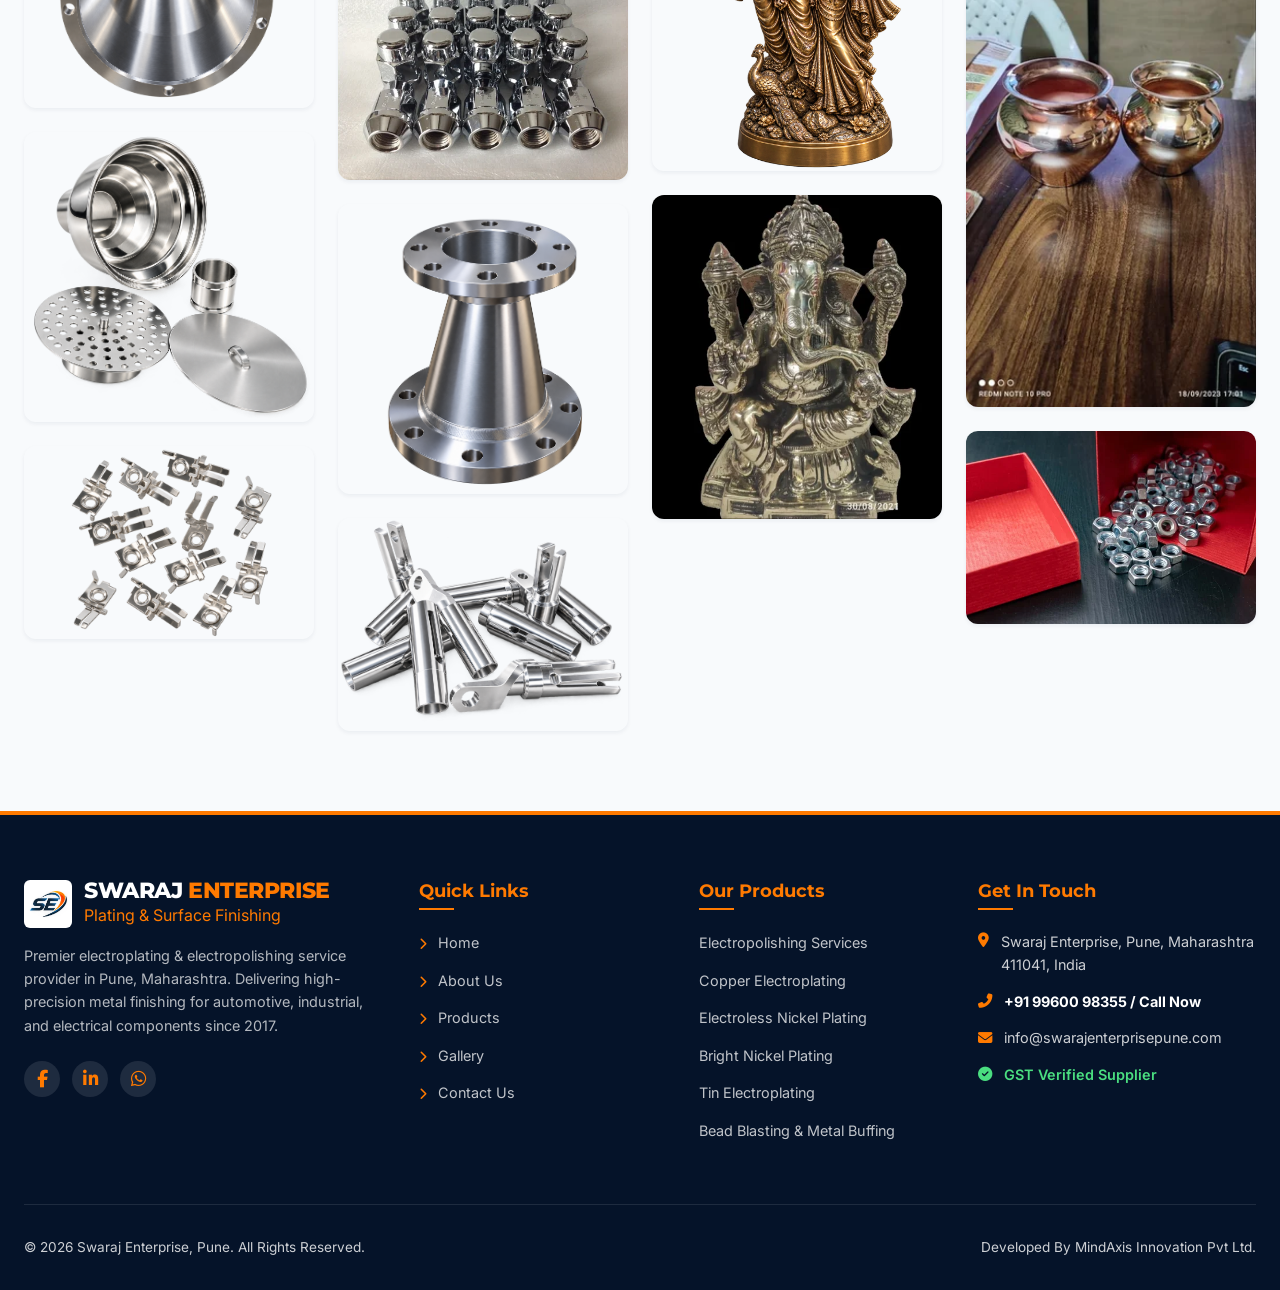
<file: gallery.html>
<!DOCTYPE html>
<html lang="en">
<head>
  <meta charset="UTF-8">
  <meta name="viewport" content="width=device-width, initial-scale=1.0">
  <title>Work Showcase & Gallery - Swaraj Enterprise, Pune</title>
  <!-- Favicon -->
  <link rel="icon" type="image/png" href="assets/img/favicon.png">
  <link rel="shortcut icon" href="favicon.ico">

  <link rel="stylesheet" href="assets/css/global.css">
  <link rel="stylesheet" href="assets/css/header.css">
  <link rel="stylesheet" href="assets/css/footer.css">
  <link rel="stylesheet" href="assets/css/gallery.css">
  <link rel="stylesheet" href="https://cdnjs.cloudflare.com/ajax/libs/font-awesome/6.4.0/css/all.min.css">
</head>
<body>

  <!-- Top Header Bar with Social Media & Email -->
  <div class="top-bar">
    <div class="container">
      <div class="top-info">
        <div class="top-info-item">
          <i class="fas fa-phone-alt"></i>
          <a href="tel:+919960098355" style="color: inherit; font-weight: 600;">+91 99600 98355</a>
        </div>
        <div class="top-info-item">
          <i class="fas fa-envelope"></i>
          <a href="mailto:info@swarajenterprisepune.com" style="color: inherit;">info@swarajenterprisepune.com</a>
        </div>
      </div>
      <div class="top-social">
        <span style="font-size: 0.8rem; color: rgba(255,255,255,0.75); margin-right: 0.2rem;">Follow Us:</span>
        <a href="https://facebook.com" target="_blank" aria-label="Facebook" title="Facebook"><i class="fab fa-facebook-f"></i></a>
        <a href="https://linkedin.com" target="_blank" aria-label="LinkedIn" title="LinkedIn"><i class="fab fa-linkedin-in"></i></a>
        <a href="https://wa.me/919960098355" target="_blank" aria-label="WhatsApp" title="WhatsApp"><i class="fab fa-whatsapp"></i></a>
        <a href="https://instagram.com" target="_blank" aria-label="Instagram" title="Instagram"><i class="fab fa-instagram"></i></a>
      </div>
    </div>
  </div>

  <header class="navbar">
    <div class="container">
      <a href="index.html" class="logo-brand">
        <img src="assets/img/logo.png" alt="Swaraj Enterprise Logo" class="logo-img">
        <div class="brand-text">
          <span class="brand-name">SWARAJ <span>ENTERPRISE</span></span>
        </div>
      </a>

      <nav>
        <ul class="nav-menu" id="nav-menu">
          <li><a href="index.html" class="nav-link">Home</a></li>
          <li><a href="about.html" class="nav-link">About Us</a></li>
          <li class="nav-item dropdown">
            <a href="products.html" class="nav-link">Products <i class="fas fa-chevron-down dropdown-icon"></i></a>
            <ul class="dropdown-menu">
              <li><a href="products.html?category=plating"><i class="fas fa-shield-alt"></i> Plating Service</a></li>
              <li><a href="products.html?category=electropolishing"><i class="fas fa-bolt"></i> Electropolishing Services</a></li>
              <li><a href="products.html?category=electroplating"><i class="fas fa-plug"></i> Electroplating Service</a></li>
              <li><a href="products.html?category=metal-polishing"><i class="fas fa-magic"></i> Metal Polishing Service</a></li>
              <li><a href="products.html?category=nickel-plating"><i class="fas fa-coins"></i> Nickel Plating Service</a></li>
              <li><a href="products.html?category=polishing"><i class="fas fa-spray-can"></i> Polishing Service</a></li>
              <li><a href="products.html?category=buffing"><i class="fas fa-hand-sparkles"></i> Buffing Services</a></li>
            </ul>
          </li>
          <li><a href="gallery.html" class="nav-link active">Gallery</a></li>
          <li><a href="contact.html" class="nav-link">Contact Us</a></li>
        </ul>
      </nav>

      <div class="nav-cta">
        <button class="btn btn-primary open-quote-modal">
          <i class="fas fa-paper-plane"></i> Instant Quote
        </button>
      </div>

      <button class="hamburger" id="hamburger-btn" aria-label="Toggle Menu">
        <i class="fas fa-bars"></i>
      </button>
    </div>
  </header>

  <!-- Banner -->
  <section class="section section-bg-blue" style="background: linear-gradient(135deg, rgba(0, 0, 0, 0.7), rgba(0, 0, 0, 0.5)), url('assets/img/gallery_hero_bg.png') center/cover no-repeat; padding: 6rem 0 5rem 0;">
    <div class="container text-center">
      <span class="section-tag" style="background: rgba(255,122,0,0.2); color: var(--accent-yellow); border-color: rgba(255,122,0,0.4);">Portfolio Showcase</span>
      <h1 style="font-size: 2.8rem; color: white; margin-bottom: 0.5rem; text-shadow: 2px 4px 8px rgba(0,0,0,1), 0px 0px 15px rgba(0,0,0,0.8);">Project Photo Gallery</h1>
      <p style="color: rgba(255,255,255,0.85); max-width: 600px; margin: 0 auto; text-shadow: 2px 4px 8px rgba(0,0,0,1), 0px 0px 15px rgba(0,0,0,0.8);">Explore our precision electroplating samples, electropolishing finishes, and factory infrastructure in Pune.</p>
    </div>
  </section>

  <!-- Interactive Filterable Gallery -->
  <section class="section section-bg-light">
    <div class="container">
      
      <!-- Filter Buttons -->
      <div class="gallery-filters">
        <button class="filter-btn active" data-filter="all">All Projects</button>
        <button class="filter-btn" data-filter="electropolishing">Electropolishing & SS</button>
        <button class="filter-btn" data-filter="copper">Copper Plating</button>
        <button class="filter-btn" data-filter="polishing">Brass Polishing</button>
        <button class="filter-btn" data-filter="antique">Antique Coating</button>
        <button class="filter-btn" data-filter="chrome">Chrome & Automotive</button>
      </div>

      <!-- Gallery Grid -->
      <div class="gallery-grid">
        
        <div class="gallery-item" data-category="electropolishing">
          <img src="assets/img/photo1.png" alt="SS Floor Drain Trap & Jali Assembly">
          <div class="gallery-overlay">
            <h4>SS Floor Drain Trap & Jali Assembly</h4>
            <p>Sanitary Electropolished Finish @ ₹ 180 / Piece</p>
          </div>
        </div>

        <div class="gallery-item" data-category="electropolishing">
          <img src="assets/img/photo2.png" alt="SS Industrial Pressure Vessels & Reaction Columns">
          <div class="gallery-overlay">
            <h4>Industrial SS Pressure Vessels & Columns</h4>
            <p>Internal & External Mirror Passivation (ASTM A967)</p>
          </div>
        </div>

        <div class="gallery-item" data-category="copper">
          <img src="assets/img/photo5.png" alt="Copper Electroplated Fasteners & Threaded Bolts">
          <div class="gallery-overlay">
            <h4>Copper Electroplated Bolts & Fasteners</h4>
            <p>High Conductivity Electrolytic Copper @ ₹ 150 / Kg</p>
          </div>
        </div>

        <div class="gallery-item" data-category="antique">
          <img src="assets/img/photo7.png" alt="Antique Finishing Coating Services">
          <div class="gallery-overlay">
            <h4>Antique Finishing Coating Services</h4>
            <p>Matt Aged Patina & Vintage Decorative Surface Finish @ ₹ 2,500 / Sq. Ft</p>
          </div>
        </div>

        <div class="gallery-item" data-category="electropolishing">
          <img src="assets/img/producat1.png" alt="Product Photo 1">
          <div class="gallery-overlay">
            <h4>Metal Component 1</h4>
            <p>Premium Surface Finish</p>
          </div>
        </div>
        <div class="gallery-item" data-category="copper">
          <img src="assets/img/producat2.png" alt="Product Photo 2">
          <div class="gallery-overlay">
            <h4>Metal Component 2</h4>
            <p>Premium Surface Finish</p>
          </div>
        </div>
        <div class="gallery-item" data-category="polishing">
          <img src="assets/img/producat3.png" alt="Product Photo 3">
          <div class="gallery-overlay">
            <h4>Metal Component 3</h4>
            <p>Premium Surface Finish</p>
          </div>
        </div>
        <div class="gallery-item" data-category="antique">
          <img src="assets/img/producat4.png" alt="Product Photo 4">
          <div class="gallery-overlay">
            <h4>Metal Component 4</h4>
            <p>Premium Surface Finish</p>
          </div>
        </div>
        <div class="gallery-item" data-category="chrome">
          <img src="assets/img/producat5.png" alt="Product Photo 5">
          <div class="gallery-overlay">
            <h4>Metal Component 5</h4>
            <p>Premium Surface Finish</p>
          </div>
        </div>
        <div class="gallery-item" data-category="electropolishing">
          <img src="assets/img/producat6.png" alt="Product Photo 6">
          <div class="gallery-overlay">
            <h4>Metal Component 6</h4>
            <p>Premium Surface Finish</p>
          </div>
        </div>
        <div class="gallery-item" data-category="copper">
          <img src="assets/img/producat8.png" alt="Product Photo 8">
          <div class="gallery-overlay">
            <h4>Metal Component 8</h4>
            <p>Premium Surface Finish</p>
          </div>
        </div>
        <div class="gallery-item" data-category="polishing">
          <img src="assets/img/producat9.png" alt="Product Photo 9">
          <div class="gallery-overlay">
            <h4>Metal Component 9</h4>
            <p>Premium Surface Finish</p>
          </div>
        </div>
        <div class="gallery-item" data-category="antique">
          <img src="assets/img/producat10.png" alt="Product Photo 10">
          <div class="gallery-overlay">
            <h4>Metal Component 10</h4>
            <p>Premium Surface Finish</p>
          </div>
        </div>
        <div class="gallery-item" data-category="chrome">
          <img src="assets/img/producat11.png" alt="Product Photo 11">
          <div class="gallery-overlay">
            <h4>Metal Component 11</h4>
            <p>Premium Surface Finish</p>
          </div>
        </div>
        <div class="gallery-item" data-category="electropolishing">
          <img src="assets/img/producat12.png" alt="Product Photo 12">
          <div class="gallery-overlay">
            <h4>Metal Component 12</h4>
            <p>Premium Surface Finish</p>
          </div>
        </div>
        <div class="gallery-item" data-category="copper">
          <img src="assets/img/producat13.png" alt="Product Photo 13">
          <div class="gallery-overlay">
            <h4>Metal Component 13</h4>
            <p>Premium Surface Finish</p>
          </div>
        </div>
        <div class="gallery-item" data-category="polishing">
          <img src="assets/img/producat14.png" alt="Product Photo 14">
          <div class="gallery-overlay">
            <h4>Metal Component 14</h4>
            <p>Premium Surface Finish</p>
          </div>
        </div>
        <div class="gallery-item" data-category="antique">
          <img src="assets/img/producat15.png" alt="Product Photo 15">
          <div class="gallery-overlay">
            <h4>Metal Component 15</h4>
            <p>Premium Surface Finish</p>
          </div>
        </div>
        <div class="gallery-item" data-category="chrome">
          <img src="assets/img/producat16.png" alt="Product Photo 16">
          <div class="gallery-overlay">
            <h4>Metal Component 16</h4>
            <p>Premium Surface Finish</p>
          </div>
        </div>
        <div class="gallery-item" data-category="electropolishing">
          <img src="assets/img/producat17.png" alt="Product Photo 17">
          <div class="gallery-overlay">
            <h4>Metal Component 17</h4>
            <p>Premium Surface Finish</p>
          </div>
        </div>
        <div class="gallery-item" data-category="copper">
          <img src="assets/img/producat18.png" alt="Product Photo 18">
          <div class="gallery-overlay">
            <h4>Metal Component 18</h4>
            <p>Premium Surface Finish</p>
          </div>
        </div>
        <div class="gallery-item" data-category="polishing">
          <img src="assets/img/producat19.png" alt="Product Photo 19">
          <div class="gallery-overlay">
            <h4>Metal Component 19</h4>
            <p>Premium Surface Finish</p>
          </div>
        </div>
        <div class="gallery-item" data-category="antique">
          <img src="assets/img/producat20.png" alt="Product Photo 20">
          <div class="gallery-overlay">
            <h4>Metal Component 20</h4>
            <p>Premium Surface Finish</p>
          </div>
        </div>

      </div>
    </div>
  </section>

  <!-- Quote Modal Popup -->
  <div class="modal-overlay" id="quote-modal">
    <div class="modal-card">
      <button class="modal-close" id="close-quote-modal">&times;</button>
      <div style="text-align: center; margin-bottom: 1.5rem;">
        <h3 style="color: var(--primary-dark-blue); font-size: 1.5rem;">Get Instant Quotation</h3>
        <p style="color: var(--text-muted); font-size: 0.9rem;">Fill in your plating requirements & team will call you back within 2 hours.</p>
      </div>

      <form id="quote-form">
        <div class="form-group">
          <label for="modal-name">Full Name / Company Name</label>
          <input type="text" id="modal-name" class="form-control" placeholder="e.g. Rahul Sharma" required>
        </div>
        <div class="form-group">
          <label for="modal-phone">Phone / WhatsApp Number</label>
          <input type="tel" id="modal-phone" class="form-control" placeholder="e.g. +91 98765 43210" required>
        </div>
        <div class="form-group">
          <label for="modal-service">Required Service</label>
          <select id="modal-service" class="form-control" required>
            <option value="SS Floor Drain Trap & Jali Assembly">SS Floor Drain Trap & Jali Assembly</option>
            <option value="Industrial SS Pressure Vessels">Industrial SS Pressure Vessels & Columns</option>
            <option value="Brass Polishing Service">Brass Polishing Service</option>

            <option value="Copper Electroplated Bolts">Copper Electroplated Bolts & Fasteners</option>

            <option value="Antique Finishing Coating Services">Antique Finishing Coating Services</option>
          </select>
        </div>
        <div class="form-group">
          <label for="modal-message">Estimated Quantity / Notes</label>
          <textarea id="modal-message" class="form-control" placeholder="Dimensions, material type, quantity..." rows="3"></textarea>
        </div>
        <button type="submit" class="btn btn-primary" style="width: 100%; padding: 0.9rem; font-size: 1rem;">
          Submit Inquiry <i class="fas fa-paper-plane"></i>
        </button>
      </form>
    </div>
  </div>

  <footer>
  <div class="container">
    <div class="footer-grid">
      <div class="footer-brand">
        <div class="logo-brand" style="margin-bottom: 1rem;">
          <img src="assets/img/logo.png" alt="Swaraj Enterprise Logo" class="logo-img" style="height: 48px; background: white; padding: 4px; border-radius: 6px;">
          <div class="brand-text">
            <span class="brand-name" style="color: white;">SWARAJ <span>ENTERPRISE</span></span>
            <span class="brand-tagline" style="color: var(--accent-yellow);">Plating & Surface Finishing</span>
          </div>
        </div>
        <p>Premier electroplating & electropolishing service provider in Pune, Maharashtra. Delivering high-precision metal finishing for automotive, industrial, and electrical components since 2017.</p>
        <div style="display: flex; gap: 0.75rem; font-size: 1.1rem;">
          <a href="#" style="color: var(--accent-yellow); background: rgba(255,255,255,0.1); width: 36px; height: 36px; border-radius: 50%; display: flex; align-items: center; justify-content: center;"><i class="fab fa-facebook-f"></i></a>
          <a href="#" style="color: var(--accent-yellow); background: rgba(255,255,255,0.1); width: 36px; height: 36px; border-radius: 50%; display: flex; align-items: center; justify-content: center;"><i class="fab fa-linkedin-in"></i></a>
          <a href="#" style="color: var(--accent-yellow); background: rgba(255,255,255,0.1); width: 36px; height: 36px; border-radius: 50%; display: flex; align-items: center; justify-content: center;"><i class="fab fa-whatsapp"></i></a>
        </div>
      </div>

      <div class="footer-col">
        <h4>Quick Links</h4>
        <ul class="footer-links">
          <li><a href="index.html"><i class="fas fa-chevron-right" style="color: var(--accent-yellow); font-size: 0.75rem; margin-right: 0.4rem;"></i> Home</a></li>
          <li><a href="about.html"><i class="fas fa-chevron-right" style="color: var(--accent-yellow); font-size: 0.75rem; margin-right: 0.4rem;"></i> About Us</a></li>
          <li><a href="products.html"><i class="fas fa-chevron-right" style="color: var(--accent-yellow); font-size: 0.75rem; margin-right: 0.4rem;"></i> Products</a></li>
          <li><a href="gallery.html"><i class="fas fa-chevron-right" style="color: var(--accent-yellow); font-size: 0.75rem; margin-right: 0.4rem;"></i> Gallery</a></li>
          <li><a href="contact.html"><i class="fas fa-chevron-right" style="color: var(--accent-yellow); font-size: 0.75rem; margin-right: 0.4rem;"></i> Contact Us</a></li>
        </ul>
      </div>

      <div class="footer-col">
        <h4>Our Products</h4>
        <ul class="footer-links">
          <li><a href="products.html">Electropolishing Services</a></li>
          <li><a href="products.html">Copper Electroplating</a></li>
          <li><a href="products.html">Electroless Nickel Plating</a></li>
          <li><a href="products.html">Bright Nickel Plating</a></li>
          <li><a href="products.html">Tin Electroplating</a></li>
          <li><a href="products.html">Bead Blasting & Metal Buffing</a></li>
        </ul>
      </div>

      <div class="footer-col">
        <h4>Get In Touch</h4>
        <div style="display: flex; flex-direction: column; gap: 0.85rem; font-size: 0.9rem;">
          <div style="display: flex; gap: 0.75rem; align-items: flex-start;">
            <i class="fas fa-map-marker-alt" style="color: var(--accent-yellow); margin-top: 0.2rem;"></i>
            <span>Swaraj Enterprise, Pune, Maharashtra 411041, India</span>
          </div>
          <div style="display: flex; gap: 0.75rem; align-items: center;">
            <i class="fas fa-phone-alt" style="color: var(--accent-yellow);"></i>
            <a href="tel:+919960098355" style="color: white; font-weight: 700;">+91 99600 98355 / Call Now</a>
          </div>
          <div style="display: flex; gap: 0.75rem; align-items: center;">
            <i class="fas fa-envelope" style="color: var(--accent-yellow);"></i>
            <span>info@swarajenterprisepune.com</span>
          </div>
          <div style="display: flex; gap: 0.75rem; align-items: center;">
            <i class="fas fa-check-circle" style="color: #4ADE80;"></i>
            <span style="color: #4ADE80; font-weight: 600;">GST Verified Supplier</span>
          </div>
        </div>
      </div>
    </div>

    <div class="footer-bottom">
      <p>&copy; <span id="current-year">2026</span> Swaraj Enterprise, Pune. All Rights Reserved.</p>
      <p class="developed-by">Developed By <span class="dev-company">MindAxis Innovation Pvt Ltd.</span></p>
    </div>
  </div>
</footer>

  <script src="assets/js/main.js"></script>
  <script src="assets/js/gallery.js"></script>
</body>
</html>
</file>
<file: assets/css/global.css>
/* ==========================================================================
   SWARAJ ENTERPRISE PUNE - GLOBAL CORE STYLESHEET
   Theme: Logo Steel Navy (#0E294B) & Logo Orange (#FF7A00)
   ========================================================================== */

@import url('https://fonts.googleapis.com/css2?family=Inter:wght@300;400;500;600;700;800&family=Montserrat:wght@500;600;700;800;900&display=swap');

:root {
  /* Color Palette - Logo Exact Colors (Steel Navy & Industrial Orange) */
  --primary-blue: #0E294B;
  --primary-dark-blue: #091E3A;
  --primary-navy: #051329;
  --accent-yellow: #FF7A00;
  --accent-yellow-hover: #E66B00;
  --accent-yellow-light: #FFF3E6;
  --accent-gold: #F57C00;
  --accent-blue: #0E294B;
  --accent-blue-light: #F0F4F9;
  
  /* Neutral Shades */
  --bg-light: #F8FAFC;
  --bg-white: #FFFFFF;
  --text-dark: #0F172A;
  --text-muted: #475569;
  --text-light: #94A3B8;
  --border-light: #E2E8F0;
  --border-blue: rgba(14, 41, 75, 0.15);
  
  /* Shadows & Glassmorphism */
  --shadow-sm: 0 2px 4px rgba(14, 41, 75, 0.06);
  --shadow-md: 0 10px 25px -5px rgba(14, 41, 75, 0.1), 0 8px 10px -6px rgba(14, 41, 75, 0.05);
  --shadow-lg: 0 20px 35px -10px rgba(5, 19, 41, 0.25);
  --shadow-yellow: 0 8px 20px rgba(255, 122, 0, 0.35);
  --glass-bg: rgba(255, 255, 255, 0.92);
  --glass-border: rgba(255, 255, 255, 0.2);
  
  /* Fonts & Transitions */
  --font-heading: 'Montserrat', sans-serif;
  --font-body: 'Inter', sans-serif;
  --transition: all 0.3s cubic-bezier(0.4, 0, 0.2, 1);
  --radius-sm: 6px;
  --radius-md: 12px;
  --radius-lg: 20px;
}

/* Reset & Base Setup */
*, *::before, *::after {
  box-sizing: border-box;
  margin: 0;
  padding: 0;
}

html, body {
  width: 100%;
  max-width: 100%;
  overflow-x: hidden !important;
  position: relative;
}

html {
  scroll-behavior: smooth;
  font-size: 16px;
}

body {
  font-family: var(--font-body);
  background-color: var(--bg-light);
  color: var(--text-dark);
  line-height: 1.6;
  padding-top: 118px;
}

@media (max-width: 768px) {
  body {
    padding-top: 70px;
  }
}

a {
  text-decoration: none;
  color: inherit;
  transition: var(--transition);
}

ul {
  list-style: none;
}

img {
  max-width: 100%;
  height: auto;
  display: block;
}

.container {
  width: 100%;
  max-width: 1280px;
  margin: 0 auto;
  padding: 0 1.5rem;
}

/* Typography */
h1, h2, h3, h4, h5, h6 {
  font-family: var(--font-heading);
  color: var(--primary-dark-blue);
  font-weight: 700;
  line-height: 1.25;
}

.section-tag {
  display: inline-block;
  background-color: var(--accent-yellow-light);
  color: #C2410C;
  border: 1px solid rgba(255, 122, 0, 0.3);
  padding: 0.35rem 1rem;
  border-radius: 50px;
  font-size: 0.85rem;
  font-weight: 700;
  letter-spacing: 0.05em;
  text-transform: uppercase;
  margin-bottom: 0.75rem;
}

.section-title {
  font-size: 2.25rem;
  margin-bottom: 1rem;
  color: var(--primary-dark-blue);
}

.section-subtitle {
  color: var(--text-muted);
  font-size: 1.1rem;
  max-width: 650px;
  margin: 0 auto 2.5rem auto;
}

.text-center { text-align: center; }

/* Buttons */
.btn {
  display: inline-flex;
  align-items: center;
  justify-content: center;
  gap: 0.6rem;
  padding: 0.85rem 1.8rem;
  font-family: var(--font-heading);
  font-weight: 700;
  font-size: 0.95rem;
  border-radius: var(--radius-md);
  cursor: pointer;
  border: none;
  transition: var(--transition);
  box-shadow: var(--shadow-sm);
}

.btn-primary {
  background-color: var(--accent-yellow);
  color: #ffffff;
  box-shadow: var(--shadow-yellow);
}

.btn-primary:hover {
  background-color: var(--accent-yellow-hover);
  transform: translateY(-2px);
  box-shadow: 0 12px 25px rgba(255, 122, 0, 0.45);
  color: #ffffff;
}

.btn-secondary {
  background-color: var(--primary-blue);
  color: var(--bg-white);
}

.btn-secondary:hover {
  background-color: var(--primary-dark-blue);
  transform: translateY(-2px);
  box-shadow: var(--shadow-md);
}

.btn-outline {
  background: transparent;
  border: 2px solid var(--primary-blue);
  color: var(--primary-blue);
}

.btn-outline:hover {
  background-color: var(--primary-blue);
  color: var(--bg-white);
}

.btn-white {
  background-color: var(--bg-white);
  color: var(--primary-dark-blue);
}

.btn-white:hover {
  background-color: var(--accent-yellow-light);
  color: var(--accent-yellow);
  transform: translateY(-2px);
}

/* General Section Layouts */
.section {
  padding: 5rem 0;
}

.section-bg-white { background-color: var(--bg-white); }
.section-bg-blue { 
  background: linear-gradient(135deg, #091E3A 0%, #0E294B 50%, #051329 100%); 
  color: var(--bg-white); 
}
.section-bg-blue h2, .section-bg-blue h1 { color: var(--bg-white); }
.section-bg-light { background-color: var(--bg-light); }

/* Modal Popup */
.modal-overlay {
  position: fixed;
  inset: 0;
  background: rgba(5, 19, 41, 0.78);
  backdrop-filter: blur(6px);
  z-index: 2000;
  display: flex;
  align-items: center;
  justify-content: center;
  padding: 1rem;
  opacity: 0;
  visibility: hidden;
  transition: var(--transition);
}

.modal-overlay.active {
  opacity: 1;
  visibility: visible;
}

.modal-card {
  background: var(--bg-white);
  width: 100%;
  max-width: 550px;
  max-height: 90vh;
  overflow-y: auto;
  border-radius: var(--radius-lg);
  padding: 2.25rem;
  position: relative;
  box-shadow: var(--shadow-lg);
  transform: translateY(20px);
  transition: var(--transition);
}

.modal-overlay.active .modal-card {
  transform: translateY(0);
}

.modal-close {
  position: absolute;
  top: 1.25rem;
  right: 1.25rem;
  background: var(--bg-light);
  border: none;
  width: 32px;
  height: 32px;
  border-radius: 50%;
  font-size: 1.2rem;
  cursor: pointer;
  display: flex;
  align-items: center;
  justify-content: center;
  color: var(--text-muted);
}

.modal-close:hover {
  background: #fee2e2;
  color: #ef4444;
}

/* Toast Notifications */
.toast-container {
  position: fixed;
  bottom: 2rem;
  right: 2rem;
  z-index: 3000;
  max-width: calc(100vw - 2rem);
}

.toast {
  background: var(--primary-dark-blue);
  color: var(--bg-white);
  border-left: 4px solid var(--accent-yellow);
  padding: 1rem 1.5rem;
  border-radius: var(--radius-md);
  box-shadow: var(--shadow-lg);
  display: flex;
  align-items: center;
  gap: 0.75rem;
  font-weight: 600;
  animation: slideInRight 0.3s ease forwards;
}

@keyframes slideInRight {
  from { transform: translateX(100%); opacity: 0; }
  to { transform: translateX(0); opacity: 1; }
}

/* Global Responsive Breakpoints */
@media (max-width: 992px) {
  .section {
    padding: 3.5rem 0;
  }
  .section-title {
    font-size: 1.95rem;
  }
}

@media (max-width: 768px) {
  .container {
    padding: 0 1.25rem;
  }
  .section {
    padding: 3rem 0;
  }
  .section-title {
    font-size: 1.75rem;
  }
  .section-subtitle {
    font-size: 1rem;
    margin-bottom: 2rem;
  }
  .btn {
    padding: 0.75rem 1.4rem;
    font-size: 0.9rem;
  }
}

@media (max-width: 576px) {
  .container {
    padding: 0 1rem;
  }
  .section {
    padding: 2.5rem 0;
  }
  .section-title {
    font-size: 1.55rem;
  }
  .modal-card {
    padding: 1.5rem 1.25rem;
  }
  .toast-container {
    right: 1rem;
    left: 1rem;
    bottom: 1rem;
  }
  .toast {
    padding: 0.85rem 1.1rem;
    font-size: 0.88rem;
  }
}

/* Floating Action Widgets Stack (Exact Match to Reference Design) */
.floating-widgets-stack {
  position: fixed;
  bottom: 25px;
  right: 25px;
  z-index: 9999;
  display: flex;
  flex-direction: column;
  gap: 14px;
  align-items: center;
}

.floating-btn {
  width: 52px;
  height: 52px;
  border-radius: 50%;
  display: flex;
  align-items: center;
  justify-content: center;
  color: #ffffff !important;
  font-size: 1.35rem;
  text-decoration: none;
  cursor: pointer;
  border: none;
  outline: none;
  transition: all 0.3s cubic-bezier(0.25, 1, 0.5, 1);
  position: relative;
}

.floating-btn:hover {
  transform: scale(1.12) translateY(-2px);
}

/* Orange Phone Button */
.floating-btn-phone {
  background-color: #FF7A00;
  box-shadow: 0 6px 18px rgba(255, 122, 0, 0.35);
}

.floating-btn-phone:hover {
  background-color: #E66B00;
  box-shadow: 0 0 0 8px rgba(255, 122, 0, 0.35), 0 10px 25px rgba(255, 122, 0, 0.5);
}

/* Green WhatsApp Button */
.floating-btn-whatsapp {
  background-color: #25D366;
  box-shadow: 0 6px 18px rgba(37, 211, 102, 0.35);
}

.floating-btn-whatsapp:hover {
  box-shadow: 0 0 0 8px rgba(37, 211, 102, 0.35), 0 10px 25px rgba(37, 211, 102, 0.5);
}

/* Orange Scroll-to-Top Button */
.floating-btn-top {
  background-color: #E66B00;
  box-shadow: 0 6px 18px rgba(230, 107, 0, 0.35);
  opacity: 0;
  visibility: hidden;
  transform: translateY(15px);
}

.floating-btn-top.show {
  opacity: 1;
  visibility: visible;
  transform: translateY(0);
}

.floating-btn-top:hover {
  background-color: #D55E00;
  box-shadow: 0 0 0 8px rgba(230, 107, 0, 0.35), 0 10px 25px rgba(230, 107, 0, 0.5);
}

@media (max-width: 576px) {
  .floating-widgets-stack {
    bottom: 18px;
    right: 18px;
    gap: 10px;
  }
  .floating-btn {
    width: 46px;
    height: 46px;
    font-size: 1.2rem;
  }
  .floating-btn-phone:hover {
    box-shadow: 0 0 0 6px rgba(255, 122, 0, 0.35), 0 6px 16px rgba(255, 122, 0, 0.4);
  }
  .floating-btn-whatsapp:hover {
    box-shadow: 0 0 0 6px rgba(37, 211, 102, 0.35), 0 6px 16px rgba(37, 211, 102, 0.4);
  }
  .floating-btn-top:hover {
    box-shadow: 0 0 0 6px rgba(230, 107, 0, 0.35), 0 6px 16px rgba(230, 107, 0, 0.4);
  }
}
</file>
<file: assets/css/header.css>
/* ==========================================================================
   HEADER & NAVIGATION STYLESHEET
   ========================================================================== */

/* Top Contact Bar */
.top-bar {
  position: fixed;
  top: 0;
  left: 0;
  width: 100%;
  height: 38px;
  background-color: var(--primary-navy);
  color: rgba(255, 255, 255, 0.85);
  font-size: 0.85rem;
  z-index: 2001;
  border-bottom: 1px solid rgba(255, 255, 255, 0.1);
  display: block;
}

.top-bar .container {
  display: flex;
  justify-content: space-between;
  align-items: center;
  flex-wrap: wrap;
  gap: 0.75rem;
  height: 100%;
}

.top-info {
  display: flex;
  align-items: center;
  gap: 1.5rem;
  flex-wrap: wrap;
}

.top-info-item {
  display: flex;
  align-items: center;
  gap: 0.4rem;
}

.top-info-item i {
  color: var(--accent-yellow);
}

.top-social {
  display: flex;
  align-items: center;
  gap: 0.75rem;
}

.top-social a {
  color: var(--accent-yellow);
  background: rgba(255, 255, 255, 0.08);
  width: 28px;
  height: 28px;
  border-radius: 50%;
  display: flex;
  align-items: center;
  justify-content: center;
  font-size: 0.8rem;
  transition: var(--transition);
  border: 1px solid rgba(255, 122, 0, 0.25);
}

.top-social a:hover {
  background: var(--accent-yellow);
  color: #ffffff;
  transform: translateY(-2px);
  box-shadow: 0 4px 10px rgba(255, 122, 0, 0.35);
}

.top-actions {
  display: flex;
  align-items: center;
  gap: 1rem;
}

.phone-link {
  color: var(--accent-yellow);
  font-weight: 700;
  display: flex;
  align-items: center;
  gap: 0.4rem;
}

.phone-link:hover {
  color: var(--bg-white);
}

/* Main Navigation Bar - Pinned Directly Below Top Bar */
.navbar {
  position: fixed;
  top: 38px;
  left: 0;
  width: 100%;
  z-index: 2000;
  background-color: rgba(255, 255, 255, 0.98);
  backdrop-filter: blur(12px);
  -webkit-backdrop-filter: blur(12px);
  box-shadow: 0 4px 20px rgba(14, 41, 75, 0.12);
  border-bottom: 2px solid var(--accent-yellow);
  transition: var(--transition);
}

.navbar .container {
  display: flex;
  justify-content: space-between;
  align-items: center;
  height: 80px;
}

.logo-brand {
  display: flex;
  align-items: center;
  gap: 0.75rem;
}

.logo-img {
  height: 52px;
  width: auto;
  border-radius: var(--radius-sm);
}

.brand-text {
  display: flex;
  flex-direction: column;
}

.brand-name {
  font-family: var(--font-heading);
  font-weight: 800;
  font-size: 1.35rem;
  color: var(--primary-dark-blue);
  line-height: 1.1;
  letter-spacing: -0.02em;
}

.brand-name span {
  color: var(--accent-yellow);
}

.nav-menu {
  display: flex;
  align-items: center;
  gap: 2rem;
}

.nav-link {
  font-family: var(--font-heading);
  font-weight: 600;
  font-size: 0.95rem;
  color: var(--primary-dark-blue);
  position: relative;
  padding: 0.5rem 0;
}

.nav-link::after {
  content: '';
  position: absolute;
  bottom: 0;
  left: 0;
  width: 0%;
  height: 3px;
  background-color: var(--accent-yellow);
  border-radius: 2px;
  transition: var(--transition);
}

.nav-link:hover, .nav-link.active {
  color: var(--accent-yellow);
}

.nav-link:hover::after, .nav-link.active::after {
  width: 100%;
}

.nav-cta {
  display: flex;
  align-items: center;
  gap: 1rem;
}

.hamburger {
  display: none;
  background: none;
  border: none;
  font-size: 1.5rem;
  color: var(--primary-dark-blue);
  cursor: pointer;
}

/* Header Responsive Media Queries */
@media (max-width: 992px) {
  .top-info {
    gap: 1rem;
    font-size: 0.8rem;
  }
  .nav-menu {
    gap: 1.25rem;
  }
  .nav-link {
    font-size: 0.9rem;
  }
}

@media (max-width: 768px) {
  .top-bar { display: none; }
  .navbar { position: fixed; top: 0 !important; }
  .navbar .container,
  .navbar nav { 
    position: static; 
    height: 70px;
  }
  .logo-img { height: 44px; }
  .brand-name { font-size: 1.15rem; }
  .hamburger { 
    display: block; 
    padding: 0.5rem;
    border-radius: var(--radius-sm);
    z-index: 1600;
  }
  .nav-menu {
    position: fixed;
    top: 70px;
    left: 0;
    right: 0;
    width: 100vw;
    height: calc(100vh - 70px);
    background: #ffffff;
    flex-direction: column;
    align-items: flex-start;
    padding: 2rem 1.5rem;
    gap: 1.25rem;
    box-shadow: 0 10px 30px rgba(0, 0, 0, 0.15);
    z-index: 1500;
    overflow-y: auto;
    transform: translateX(-100%);
    opacity: 0;
    visibility: hidden;
    transition: transform 0.35s cubic-bezier(0.4, 0, 0.2, 1), opacity 0.35s ease, visibility 0.35s ease;
    margin: 0;
    box-sizing: border-box;
  }
  .nav-menu.active { 
    transform: translateX(0);
    opacity: 1;
    visibility: visible;
  }
  .nav-link {
    width: 100%;
    font-size: 1.1rem;
    padding: 0.75rem 0;
    border-bottom: 1px solid var(--border-light);
    color: var(--primary-dark-blue);
    display: block;
    text-align: left;
  }
  .nav-cta { display: none; }
}

@media (max-width: 400px) {
  .logo-brand { gap: 0.4rem; }
  .logo-img { height: 38px; }
  .brand-name { font-size: 1rem; }
}

/* Dropdown Styles */
.nav-item.dropdown {
  position: relative;
}

.dropdown-icon {
  font-size: 0.75rem;
  margin-left: 4px;
  transition: transform 0.3s ease;
}

.nav-item.dropdown:hover .dropdown-icon {
  transform: rotate(180deg);
}

.dropdown-menu {
  position: absolute;
  top: 100%;
  left: 0;
  background-color: rgba(5, 19, 41, 0.95);
  backdrop-filter: blur(10px);
  min-width: 280px;
  box-shadow: 0 15px 35px rgba(0, 0, 0, 0.2);
  border-radius: var(--radius-sm);
  padding: 1rem 0;
  opacity: 0;
  visibility: hidden;
  transform: translateY(15px);
  transition: all 0.4s cubic-bezier(0.16, 1, 0.3, 1);
  z-index: 2000;
  list-style: none;
  border-top: 3px solid var(--accent-yellow);
}

.nav-item.dropdown:hover .dropdown-menu {
  opacity: 1;
  visibility: visible;
  transform: translateY(0);
}

.dropdown-menu li {
  width: 100%;
}

.dropdown-menu a {
  display: flex;
  align-items: center;
  gap: 12px;
  padding: 0.85rem 1.5rem;
  color: rgba(255, 255, 255, 0.9);
  font-size: 0.95rem;
  transition: all 0.3s ease;
  font-weight: 500;
  text-decoration: none;
  position: relative;
}

.dropdown-menu a i {
  color: var(--accent-yellow);
  font-size: 1.1rem;
  transition: transform 0.3s ease;
}

.dropdown-menu a:hover {
  background-color: rgba(255, 255, 255, 0.05);
  color: #ffffff;
  padding-left: 1.8rem;
}

.dropdown-menu a:hover i {
  transform: scale(1.1);
}

@media (max-width: 768px) {
  .nav-item.dropdown {
    width: 100%;
  }
  .dropdown-menu {
    position: static;
    box-shadow: none;
    opacity: 1;
    visibility: visible;
    transform: none;
    padding-left: 1rem;
    display: none;
    background-color: rgba(0,0,0,0.15);
    border-top: none;
  }
  .nav-item.dropdown:hover .dropdown-menu,
  .nav-item.dropdown.open .dropdown-menu {
    display: block;
  }
  .nav-item.dropdown > a {
    display: flex;
    justify-content: space-between;
    align-items: center;
  }
}
</file>
<file: assets/css/footer.css>
/* ==========================================================================
   FOOTER STYLESHEET
   ========================================================================== */

footer {
  background-color: var(--primary-navy);
  color: rgba(255, 255, 255, 0.8);
  padding: 4rem 0 2rem 0;
  border-top: 4px solid var(--accent-yellow);
}

.footer-grid {
  display: grid;
  grid-template-columns: 1.5fr 1fr 1fr 1.2fr;
  gap: 3rem;
  margin-bottom: 3rem;
}

.footer-brand p {
  color: rgba(255, 255, 255, 0.7);
  font-size: 0.9rem;
  margin: 1rem 0 1.5rem 0;
}

.footer-col h4 {
  color: var(--accent-yellow);
  font-size: 1.15rem;
  margin-bottom: 1.25rem;
  position: relative;
  padding-bottom: 0.5rem;
}

.footer-col h4::after {
  content: '';
  position: absolute;
  bottom: 0;
  left: 0;
  width: 35px;
  height: 2px;
  background-color: var(--accent-yellow);
}

.footer-links li {
  margin-bottom: 0.75rem;
}

.footer-links a {
  color: rgba(255, 255, 255, 0.75);
  font-size: 0.9rem;
}

.footer-links a:hover {
  color: var(--accent-yellow);
  padding-left: 5px;
}

.footer-bottom {
  padding-top: 2rem;
  border-top: 1px solid rgba(255, 255, 255, 0.1);
  display: flex;
  justify-content: space-between;
  align-items: center;
  flex-wrap: wrap;
  gap: 1rem;
  font-size: 0.85rem;
}

/* Footer Responsive Rules */
@media (max-width: 992px) {
  footer {
    padding: 3rem 0 2rem 0;
  }
  .footer-grid {
    grid-template-columns: 1fr 1fr;
    gap: 2rem;
  }
}

@media (max-width: 768px) {
  .footer-grid {
    grid-template-columns: 1fr;
    gap: 1.75rem;
    margin-bottom: 2rem;
  }
}

@media (max-width: 576px) {
  footer {
    padding: 2.5rem 0 1.5rem 0;
  }
  .footer-bottom {
    flex-direction: column;
    text-align: center;
    justify-content: center;
    font-size: 0.8rem;
    gap: 0.5rem;
  }
}
</file>
<file: assets/css/about.css>
/* ==========================================================================
   ABOUT US PAGE STYLESHEET
   ========================================================================== */

.about-grid {
  display: grid;
  grid-template-columns: 1fr 1fr;
  gap: 3.5rem;
  align-items: center;
}

.about-image-stack {
  position: relative;
  padding: 16px;
  z-index: 1;
}

.about-img-backdrop {
  position: absolute;
  top: 0;
  left: 0;
  width: 90%;
  height: 90%;
  background: linear-gradient(135deg, #051329 0%, #0E294B 60%, #FF7A00 100%);
  border-radius: 24px;
  z-index: -1;
  opacity: 0.95;
  box-shadow: 0 15px 35px rgba(5, 19, 41, 0.18);
  transition: transform 0.4s ease, opacity 0.4s ease;
}

.about-image-stack:hover .about-img-backdrop {
  transform: translate(-6px, -6px) scale(1.02);
}

.about-img-frame {
  position: relative;
  border-radius: 20px;
  overflow: hidden;
  box-shadow: 0 20px 45px rgba(5, 19, 41, 0.22);
  border: 3px solid #ffffff;
  background: #051329;
}

.about-img-frame img.about-img-main {
  width: 100%;
  height: 380px;
  object-fit: cover;
  display: block;
  transition: transform 0.6s cubic-bezier(0.25, 1, 0.5, 1);
}

.about-image-stack:hover .about-img-frame img.about-img-main {
  transform: scale(1.05);
}

/* Industrial Corner Brackets */
.frame-corner {
  position: absolute;
  width: 18px;
  height: 18px;
  border: 3px solid #FF7A00;
  pointer-events: none;
  z-index: 2;
  transition: all 0.3s ease;
}

.corner-tl { top: 12px; left: 12px; border-right: none; border-bottom: none; }
.corner-tr { top: 12px; right: 12px; border-left: none; border-bottom: none; }
.corner-bl { bottom: 12px; left: 12px; border-right: none; border-top: none; }
.corner-br { bottom: 12px; right: 12px; border-left: none; border-top: none; }

.about-image-stack:hover .frame-corner {
  width: 24px;
  height: 24px;
  border-color: #ffffff;
}

/* Floating Badges */
.about-floating-badge {
  position: absolute;
  z-index: 3;
  display: flex;
  align-items: center;
  gap: 0.65rem;
  box-shadow: 0 12px 30px rgba(0, 0, 0, 0.22);
  transition: transform 0.35s ease, box-shadow 0.35s ease;
}

.about-floating-badge.badge-top {
  top: -6px;
  right: -6px;
  padding: 0.55rem 1.15rem;
  border-radius: 50px;
  background: linear-gradient(135deg, #051329 0%, #0E294B 100%);
  border: 1px solid rgba(255, 122, 0, 0.5);
  color: #ffffff;
  font-size: 0.82rem;
  font-weight: 700;
}

.about-floating-badge.badge-top i {
  color: #FF7A00;
  font-size: 0.95rem;
}

.about-floating-badge.badge-bottom {
  bottom: -6px;
  left: -6px;
  padding: 0.75rem 1.25rem;
  border-radius: 16px;
  background: #ffffff;
  color: #051329;
  border: 1px solid #e2e8f0;
  box-shadow: 0 16px 36px rgba(5, 19, 41, 0.16);
}

.about-floating-badge.badge-bottom .badge-icon {
  width: 40px;
  height: 40px;
  border-radius: 10px;
  background: linear-gradient(135deg, #FF7A00, #E66A00);
  color: #ffffff;
  display: flex;
  align-items: center;
  justify-content: center;
  font-size: 1.1rem;
  flex-shrink: 0;
  box-shadow: 0 4px 12px rgba(255, 122, 0, 0.35);
}

.about-floating-badge.badge-bottom .badge-info {
  display: flex;
  flex-direction: column;
}

.about-floating-badge.badge-bottom .badge-info strong {
  font-size: 0.88rem;
  font-weight: 800;
  color: #051329;
  line-height: 1.2;
}

.about-floating-badge.badge-bottom .badge-info span {
  font-size: 0.75rem;
  color: #64748b;
  font-weight: 600;
}

.about-image-stack:hover .about-floating-badge {
  transform: translateY(-4px);
}

.about-feature-list {
  margin: 1.5rem 0 2rem 0;
  display: flex;
  flex-direction: column;
  gap: 0.85rem;
}

.about-feature-item {
  display: flex;
  align-items: flex-start;
  gap: 0.85rem;
}

.about-feature-item i {
  color: var(--accent-yellow);
  background: var(--primary-blue);
  width: 24px;
  height: 24px;
  border-radius: 50%;
  display: flex;
  align-items: center;
  justify-content: center;
  font-size: 0.75rem;
  flex-shrink: 0;
  margin-top: 0.2rem;
}

/* About Page Responsive Rules */
@media (max-width: 992px) {
  .about-grid {
    grid-template-columns: 1fr;
    gap: 2.5rem;
  }
}

@media (max-width: 576px) {
  .about-image-stack {
    margin-bottom: 1.5rem;
  }
  .experience-badge {
    bottom: 0.75rem;
    right: 0.75rem;
    padding: 0.85rem 1.1rem;
    border-width: 3px;
  }
  .experience-badge .years {
    font-size: 1.8rem;
  }
  .experience-badge .label {
    font-size: 0.72rem;
  }
}
</file>
<file: assets/css/products.css>
/* ==========================================================================
   PRODUCTS & PRICING PAGE STYLESHEET
   ========================================================================== */

/* Compact Side-by-Side Cards Grid (2-Column Grid Layout) */
.catalog-grid-side-by-side {
  display: grid;
  grid-template-columns: repeat(auto-fit, minmax(280px, 1fr));
  gap: 1.75rem;
  max-width: 1240px;
  margin: 0 auto;
}

.service-card-compact {
  background: var(--bg-white);
  border-radius: var(--radius-lg);
  overflow: hidden;
  box-shadow: var(--shadow-sm);
  border: 1px solid var(--border-light);
  transition: var(--transition);
  display: flex;
  flex-direction: column;
}

.service-card-compact:hover {
  transform: translateY(-6px);
  box-shadow: var(--shadow-lg);
  border-color: var(--accent-yellow);
}

/* Shape-Based & Image-Based Header Cards */
.service-card-compact .card-shape-header {
  position: relative;
  height: 120px;
  background: linear-gradient(135deg, var(--primary-dark-blue) 0%, var(--primary-blue) 100%);
  display: flex;
  align-items: center;
  justify-content: space-between;
  padding: 0 1.5rem;
  overflow: hidden;
}

.service-card-compact .card-image-header {
  position: relative;
  height: 280px;
  overflow: hidden;
  background: #0f172a;
}

.service-card-compact .card-image-header img {
  width: 100%;
  height: 100%;
  object-fit: cover;
  transition: transform 0.5s ease;
}

.service-card-compact:hover .card-image-header img {
  transform: scale(1.08);
}

.service-card-compact .card-image-header .card-tag {
  position: absolute;
  top: 1rem;
  right: 1rem;
  background: var(--accent-yellow);
  color: #ffffff;
  font-size: 0.72rem;
  font-weight: 700;
  padding: 0.35rem 0.85rem;
  border-radius: 50px;
  box-shadow: 0 4px 12px rgba(0, 0, 0, 0.3);
  z-index: 2;
  letter-spacing: 0.5px;
  text-transform: uppercase;
}

.service-card-compact .card-image-header .photo-overlay-badge {
  display: none !important;
}

/* Background Geometric Shape Accents */
.service-card-compact .card-shape-header::before {
  content: '';
  position: absolute;
  top: -35px;
  right: -35px;
  width: 130px;
  height: 130px;
  background: rgba(255, 122, 0, 0.18);
  border-radius: 50%;
  pointer-events: none;
}

.service-card-compact .card-shape-header::after {
  content: '';
  position: absolute;
  bottom: -25px;
  left: 25%;
  width: 80px;
  height: 80px;
  background: rgba(255, 255, 255, 0.06);
  transform: rotate(45deg);
  border-radius: 12px;
  pointer-events: none;
}

.service-card-compact .shape-icon-wrapper {
  width: 58px;
  height: 58px;
  background: rgba(255, 255, 255, 0.12);
  backdrop-filter: blur(8px);
  border: 1px solid rgba(255, 255, 255, 0.25);
  border-radius: 16px;
  display: flex;
  align-items: center;
  justify-content: center;
  color: var(--accent-yellow);
  font-size: 1.5rem;
  box-shadow: 0 8px 20px rgba(0, 0, 0, 0.2);
  z-index: 2;
  transition: transform 0.3s ease, background 0.3s ease, color 0.3s ease;
}

.service-card-compact:hover .shape-icon-wrapper {
  transform: scale(1.1) rotate(-6deg);
  background: var(--accent-yellow);
  color: #ffffff;
  border-color: var(--accent-yellow);
}

.service-card-compact .card-tag {
  background: var(--accent-yellow);
  color: #ffffff;
  font-size: 0.72rem;
  font-weight: 700;
  padding: 0.35rem 0.85rem;
  border-radius: 50px;
  box-shadow: 0 4px 12px rgba(255, 122, 0, 0.35);
  z-index: 2;
  letter-spacing: 0.5px;
  text-transform: uppercase;
}

.service-card-compact .card-content {
  padding: 1.4rem 1.5rem;
  display: flex;
  flex-direction: column;
  justify-content: space-between;
  flex-grow: 1;
}

.service-card-compact .card-content h3 {
  font-size: 1.25rem;
  color: var(--primary-dark-blue);
  margin-bottom: 0.4rem;
  font-weight: 700;
}

.service-card-compact .card-content p {
  color: var(--text-muted);
  font-size: 0.88rem;
  margin-bottom: 0.85rem;
  line-height: 1.5;
}

.service-card-compact .price-rate {
  font-family: var(--font-heading);
  font-weight: 800;
  color: var(--primary-blue);
  font-size: 1.15rem;
  margin-bottom: 0.85rem;
  display: flex;
  align-items: center;
  gap: 0.4rem;
}

.service-card-compact .product-specs-list {
  display: flex;
  flex-direction: column;
  gap: 0.35rem;
  margin-bottom: 1.2rem;
  padding: 0.75rem 0.9rem;
  background: var(--bg-light);
  border-radius: var(--radius-md);
  border: 1px solid var(--border-light);
  font-size: 0.82rem;
  color: var(--text-muted);
}

.service-card-compact .product-specs-list li {
  display: flex;
  align-items: center;
  gap: 0.45rem;
}

.service-card-compact .product-specs-list li i {
  color: var(--primary-blue);
}

.service-card-compact .card-footer-action {
  display: flex;
  align-items: center;
  justify-content: space-between;
  gap: 0.75rem;
  padding-top: 0.85rem;
  border-top: 1px solid var(--border-light);
}

.service-card-compact .card-footer-action .btn {
  padding: 0.55rem 1rem;
  font-size: 0.85rem;
}

/* Responsive Media Queries */
@media (max-width: 992px) {
  .catalog-grid-side-by-side {
    grid-template-columns: repeat(auto-fit, minmax(280px, 1fr));
  }
}

@media (max-width: 576px) {
  .catalog-grid-side-by-side {
    grid-template-columns: 1fr;
    gap: 1.25rem;
  }
  .service-card-compact .card-image-header {
    height: 190px;
  }
  .service-card-compact .card-content {
    padding: 1.1rem 1.1rem;
  }
  .service-card-compact .card-content h3 {
    font-size: 1.15rem;
  }
  .service-card-compact .card-footer-action {
    flex-wrap: wrap;
    gap: 0.5rem;
  }
  .service-card-compact .card-footer-action .btn {
    width: 100%;
  }
}

/* Product Filter Bar */
.product-filter-bar {
  display: flex;
  flex-wrap: wrap;
  justify-content: center;
  gap: 0.6rem;
  margin-bottom: 2.5rem;
}

.filter-btn {
  padding: 0.55rem 1.25rem;
  background: white;
  border: 1px solid rgba(0,0,0,0.1);
  border-radius: 50px;
  cursor: pointer;
  font-weight: 600;
  font-size: 0.9rem;
  color: var(--primary-dark-blue);
  transition: all 0.3s;
}

.filter-btn:hover, .filter-btn.active {
  background: var(--accent-yellow);
  color: white;
  border-color: var(--accent-yellow);
  box-shadow: 0 4px 10px rgba(255, 122, 0, 0.25);
}


/* Product Details Modal Styles */
.details-modal-card {
  max-width: 800px;
  width: 90%;
  padding: 2.5rem;
}

.details-modal-content {
  display: flex;
  gap: 2rem;
  align-items: center;
}

.details-image-col {
  flex: 1;
  border-radius: 8px;
  overflow: hidden;
  background: #f8fafc;
  display: flex;
  justify-content: center;
  align-items: center;
}

.details-image-col img {
  max-width: 100%;
  max-height: 400px;
  object-fit: contain;
}

.details-info-col {
  flex: 1;
  text-align: left;
}

@media (max-width: 768px) {
  .details-modal-content {
    flex-direction: column;
  }
}





/* Category Pill Filters */
.product-filter-pills-container {
  max-width: 1240px;
  margin: 0 auto 2.5rem auto;
  display: flex;
  flex-wrap: wrap;
  gap: 1rem;
  justify-content: center;
}

.filter-pill {
  background: #ffffff;
  color: var(--primary-dark-blue);
  border: 1px solid var(--border-light);
  padding: 0.6rem 1.25rem;
  border-radius: 50px;
  font-weight: 600;
  font-size: 0.95rem;
  cursor: pointer;
  transition: all 0.3s ease;
  box-shadow: 0 2px 5px rgba(0,0,0,0.02);
}

.filter-pill:hover {
  border-color: var(--accent-yellow);
  color: var(--accent-yellow);
}

.filter-pill.active {
  background: var(--accent-yellow);
  color: #ffffff;
  border-color: var(--accent-yellow);
  box-shadow: 0 4px 12px rgba(253, 184, 19, 0.3);
}
</file>
<file: assets/css/clients.css>
/* ==========================================================================
   CLIENT REVIEWS 1-BY-1 CAROUSEL & UNIQUE CARD DESIGN
   ========================================================================== */
.reviews-section {
  padding: 4.5rem 0 5rem 0;
  background: #f8fafc;
  position: relative;
}

.reviews-slider-wrapper {
  position: relative;
  max-width: 800px;
  margin: 0 auto;
  padding: 0 3.5rem;
}

.reviews-slider-track {
  position: relative;
  width: 100%;
  height: 310px;
}

.review-nav-btn {
  position: absolute;
  top: 50%;
  transform: translateY(-50%);
  width: 48px;
  height: 48px;
  border-radius: 50%;
  background: #ffffff;
  border: 1px solid #cbd5e1;
  color: #051329;
  display: flex;
  align-items: center;
  justify-content: center;
  font-size: 1.1rem;
  box-shadow: 0 8px 24px rgba(5, 19, 41, 0.12);
  cursor: pointer;
  z-index: 10;
  transition: all 0.3s cubic-bezier(0.25, 1, 0.5, 1);
}

.review-nav-btn:hover {
  background: #FF7A00;
  color: #ffffff;
  border-color: #FF7A00;
  box-shadow: 0 10px 28px rgba(255, 122, 0, 0.35);
  transform: translateY(-50%) scale(1.1);
}

.review-nav-btn.prev-btn { left: -10px; }
.review-nav-btn.next-btn { right: -10px; }

/* 1-by-1 Slide Animation with Fixed Same Card Size */
.reviews-slider-track .client-card {
  position: absolute;
  top: 0;
  left: 0;
  width: 100%;
  height: 100%;
  opacity: 0;
  visibility: hidden;
  transform: scale(0.96) translateY(12px);
  transition: opacity 0.5s ease, transform 0.5s ease, visibility 0.5s ease;
  pointer-events: none;
}

.reviews-slider-track .client-card.active {
  position: absolute;
  top: 0;
  left: 0;
  width: 100%;
  height: 100%;
  opacity: 1;
  visibility: visible;
  transform: scale(1) translateY(0);
  pointer-events: auto;
}

/* Unique Unified Client Card Design (Identical Equal Size for All Cards) */
.client-card {
  background: linear-gradient(145deg, #051329 0%, #0E294B 60%, #162B46 100%);
  border-radius: 20px;
  padding: 2.25rem 2.25rem;
  border: 1px solid rgba(255, 122, 0, 0.3);
  box-shadow: 0 16px 40px rgba(5, 19, 41, 0.18), 0 4px 16px rgba(255, 122, 0, 0.08);
  display: flex;
  flex-direction: column;
  justify-content: space-between;
  position: relative;
  overflow: hidden;
  box-sizing: border-box;
}

.client-card::before {
  content: '';
  position: absolute;
  top: 0;
  left: 0;
  right: 0;
  height: 4px;
  background: linear-gradient(90deg, #FF7A00, #FFA800, #FF7A00);
}

.client-header {
  display: flex;
  align-items: center;
  gap: 1rem;
  margin-bottom: 1.25rem;
  position: relative;
  z-index: 2;
}

.client-avatar {
  width: 52px;
  height: 52px;
  border-radius: 14px;
  background: linear-gradient(135deg, #FF7A00, #E66A00);
  color: #ffffff;
  font-weight: 800;
  font-size: 1.15rem;
  display: flex;
  align-items: center;
  justify-content: center;
  flex-shrink: 0;
  border: 2px solid rgba(255, 255, 255, 0.2);
  box-shadow: 0 6px 16px rgba(255, 122, 0, 0.35);
  letter-spacing: -0.5px;
}

.client-info {
  flex-grow: 1;
}

.client-info-top {
  display: flex;
  align-items: center;
  justify-content: space-between;
  gap: 0.5rem;
  margin-bottom: 0.2rem;
  flex-wrap: wrap;
}

.client-info h4 {
  font-size: 1.15rem;
  color: #ffffff;
  font-weight: 750;
  margin: 0;
  line-height: 1.3;
}

.client-info span.client-role {
  display: block;
  font-size: 0.84rem;
  color: rgba(255, 255, 255, 0.72);
  font-weight: 500;
  margin-top: 0.15rem;
}

.client-badge {
  display: inline-flex;
  align-items: center;
  gap: 0.3rem;
  font-size: 0.72rem;
  font-weight: 700;
  padding: 0.2rem 0.6rem;
  border-radius: 20px;
  color: #FF7A00;
  background: rgba(255, 122, 0, 0.15);
  border: 1px solid rgba(255, 122, 0, 0.35);
  white-space: nowrap;
}

.rating-stars {
  color: #FF7A00;
  font-size: 0.95rem;
  margin-bottom: 1rem;
  display: flex;
  align-items: center;
  gap: 0.25rem;
  position: relative;
  z-index: 2;
}

.rating-score {
  color: rgba(255, 255, 255, 0.85);
  font-size: 0.84rem;
  font-weight: 700;
  margin-left: 0.5rem;
}

.client-quote {
  color: rgba(255, 255, 255, 0.92);
  font-size: 1.02rem;
  line-height: 1.7;
  font-style: normal;
  margin-bottom: 1.5rem;
  position: relative;
  z-index: 2;
}

.client-quote span.highlight-quote {
  color: #FF7A00;
  font-weight: 700;
}

.card-footer {
  display: flex;
  align-items: center;
  justify-content: space-between;
  position: relative;
  z-index: 2;
}

.client-service-tag {
  display: inline-flex;
  align-items: center;
  gap: 0.4rem;
  font-size: 0.78rem;
  font-weight: 600;
  padding: 0.35rem 0.8rem;
  border-radius: 8px;
  color: #FF7A00;
  background: rgba(255, 122, 0, 0.14);
  border: 1px solid rgba(255, 122, 0, 0.3);
  width: fit-content;
}

.quote-watermark {
  font-size: 2rem;
  color: rgba(255, 122, 0, 0.15);
}

.review-dots-container {
  display: flex;
  justify-content: center;
  gap: 0.5rem;
  margin-top: 1.75rem;
}

.review-dot {
  width: 10px;
  height: 10px;
  border-radius: 50%;
  background: #cbd5e1;
  cursor: pointer;
  transition: all 0.3s ease;
}

.review-dot.active {
  width: 28px;
  border-radius: 20px;
  background: #FF7A00;
}

@media (max-width: 768px) {
  .reviews-slider-wrapper {
    padding: 0 2.5rem;
  }
  .reviews-slider-track {
    height: 340px;
  }
}

@media (max-width: 576px) {
  .reviews-slider-wrapper {
    padding: 0;
  }
  .reviews-slider-track {
    height: 380px;
  }
  .review-nav-btn {
    display: none;
  }
  .client-card {
    padding: 1.35rem 1.15rem;
    border-radius: 16px;
  }
  .client-quote {
    font-size: 0.94rem;
    line-height: 1.55;
    margin-bottom: 1.1rem;
  }
  .client-avatar {
    width: 44px;
    height: 44px;
    font-size: 1rem;
    border-radius: 12px;
  }
  .client-info h4 {
    font-size: 1.05rem;
  }
}

@media (max-width: 400px) {
  .reviews-slider-track {
    height: 410px;
  }
  .client-card {
    padding: 1.15rem 0.95rem;
  }
  .client-quote {
    font-size: 0.88rem;
  }
}
</file>
<file: assets/css/index.css>
@import url('./products.css');
@import url('./clients.css');
@import url('./about.css');

/* Hero Section with Steel Navy & Logo Orange Background (hero1.png - No Yellow) */
.hero {
  position: relative;
  background: 
    linear-gradient(90deg, rgba(5, 19, 41, 0.90) 0%, rgba(9, 30, 58, 0.70) 50%, rgba(5, 19, 41, 0.35) 100%),
    url('../img/hero1.png') center/cover no-repeat;
  padding: 4.5rem 0 5rem 0;
  overflow: hidden;
}

.hero-grid {
  display: grid;
  grid-template-columns: 1.05fr 0.95fr;
  gap: 3.5rem;
  align-items: center;
}

.hero-content {
  text-align: left;
  position: relative;
  z-index: 2;
}

.hero-content h1 {
  font-size: 3.1rem;
  color: #ffffff !important;
  margin-bottom: 1.15rem;
  font-weight: 900;
  line-height: 1.15;
  letter-spacing: -0.02em;
  text-shadow: 0 2px 12px rgba(0, 0, 0, 0.8);
}

.hero-content h1 .gradient-text {
  color: #FF7A00;
  background: linear-gradient(135deg, #FF7A00 0%, #FFA033 100%);
  -webkit-background-clip: text;
  -webkit-text-fill-color: transparent;
  display: inline-block;
  text-shadow: none !important;
}

.hero-content p {
  font-size: 1.15rem;
  color: rgba(255, 255, 255, 0.92);
  margin: 0;
  line-height: 1.65;
  font-weight: 400;
  text-shadow: 0 1px 5px rgba(0, 0, 0, 0.7);
}

/* Right Side Showcase Slider (No Outer Box, Clean Image Transition) */
.hero-slider-wrapper {
  position: relative;
  width: 100%;
}

.hero-slider-card {
  position: relative;
  border-radius: var(--radius-lg);
  overflow: hidden;
  background: transparent;
  box-shadow: none;
  border: none;
}

.hero-slider-card::before {
  display: none;
}

.hero-slides-track {
  position: relative;
  width: 100%;
  height: 480px;
  overflow: hidden;
  border-radius: var(--radius-lg);
  display: flex;
  align-items: center;
  justify-content: center;
}

.hero-slide {
  position: absolute;
  top: 0;
  left: 0;
  width: 100%;
  height: 100%;
  opacity: 0;
  visibility: hidden;
  transition: opacity 0.8s ease, transform 0.8s ease;
  transform: scale(0.96);
  border-radius: var(--radius-lg);
  overflow: hidden;
  display: flex;
  align-items: center;
  justify-content: center;
  padding: 0.5rem;
}

.hero-slide.active {
  opacity: 1;
  visibility: visible;
  transform: scale(1);
  z-index: 2;
}

.hero-slide img {
  max-width: 100%;
  max-height: 100%;
  width: auto;
  height: auto;
  object-fit: contain;
  display: block;
  border-radius: 14px;
  filter: drop-shadow(0 12px 35px rgba(0, 0, 0, 0.55));
}

.slide-caption {
  position: absolute;
  bottom: 0;
  left: 0;
  right: 0;
  background: linear-gradient(0deg, rgba(4, 13, 26, 0.94) 0%, rgba(4, 13, 26, 0.55) 70%, transparent 100%);
  padding: 1.5rem 1.5rem 2.25rem 1.5rem;
  color: #ffffff;
  z-index: 3;
}

.slide-tag {
  display: inline-block;
  background: rgba(255, 122, 0, 0.22);
  color: var(--accent-yellow);
  border: 1px solid rgba(255, 122, 0, 0.45);
  font-size: 0.75rem;
  font-weight: 700;
  text-transform: uppercase;
  letter-spacing: 0.05em;
  padding: 0.25rem 0.75rem;
  border-radius: 50px;
  margin-bottom: 0.4rem;
}

.slide-caption h4 {
  font-size: 1.1rem;
  font-weight: 700;
  color: #ffffff;
  margin: 0;
}

/* Slider Controls */
.slider-btn {
  position: absolute;
  top: 45%;
  transform: translateY(-50%);
  width: 40px;
  height: 40px;
  background: rgba(5, 19, 41, 0.75);
  border: 1px solid rgba(255, 255, 255, 0.25);
  color: #ffffff;
  border-radius: 50%;
  display: flex;
  align-items: center;
  justify-content: center;
  cursor: pointer;
  z-index: 6;
  backdrop-filter: blur(8px);
  transition: var(--transition);
}

.slider-btn:hover {
  background: var(--accent-yellow);
  color: #051329;
  border-color: var(--accent-yellow);
}

.slider-btn.prev-btn { left: 1rem; }
.slider-btn.next-btn { right: 1rem; }

.slider-dots {
  position: absolute;
  bottom: 0.75rem;
  left: 0;
  right: 0;
  display: flex;
  justify-content: center;
  gap: 0.5rem;
  z-index: 6;
}

.slider-dots .dot {
  width: 10px;
  height: 10px;
  border-radius: 50%;
  background: rgba(255, 255, 255, 0.4);
  cursor: pointer;
  transition: all 0.3s ease;
}

.slider-dots .dot.active {
  background: var(--accent-yellow);
  width: 24px;
  border-radius: 10px;
}

.btn-outline-light {
  background: rgba(255, 255, 255, 0.08);
  border: 1px solid rgba(255, 255, 255, 0.3);
  color: #ffffff;
  border-radius: var(--radius-md);
  font-weight: 600;
  display: inline-flex;
  align-items: center;
  gap: 0.5rem;
  transition: var(--transition);
}

.btn-outline-light:hover {
  background: #ffffff;
  color: var(--primary-dark-blue);
  border-color: #ffffff;
  transform: translateY(-2px);
}

.hero-trust-pills {
  display: flex;
  align-items: center;
  gap: 0.85rem;
  flex-wrap: wrap;
}

.trust-pill {
  background: rgba(255, 255, 255, 0.08);
  border: 1px solid rgba(255, 255, 255, 0.22);
  backdrop-filter: blur(12px);
  -webkit-backdrop-filter: blur(12px);
  color: #ffffff;
  font-size: 0.88rem;
  font-weight: 600;
  padding: 0.6rem 1.3rem;
  border-radius: 50px;
  display: flex;
  align-items: center;
  gap: 0.5rem;
  box-shadow: 0 4px 15px rgba(0, 0, 0, 0.3);
}

.trust-pill i {
  color: var(--accent-yellow);
}

.trust-pill i {
  color: var(--accent-yellow);
}

.hero-image-container {
  position: relative;
}

.hero-image-card {
  position: relative;
  border-radius: var(--radius-lg);
  overflow: hidden;
  box-shadow: 0 25px 60px rgba(0, 0, 0, 0.6);
  border: 2px solid rgba(255, 255, 255, 0.18);
  background: #0b1329;
}

.hero-image-card::before {
  content: '';
  position: absolute;
  top: 0;
  left: 0;
  right: 0;
  height: 3px;
  background: linear-gradient(90deg, var(--primary-blue), var(--accent-yellow), var(--primary-blue));
  z-index: 2;
}

.hero-showcase-img {
  width: 100%;
  height: 420px;
  object-fit: cover;
  display: block;
  transition: transform 0.6s ease;
}

.hero-image-card:hover .hero-showcase-img {
  transform: scale(1.05);
}

.hero-img-badge {
  position: absolute;
  bottom: 1.25rem;
  left: 1.25rem;
  background: rgba(5, 19, 41, 0.88);
  backdrop-filter: blur(12px);
  border: 1px solid rgba(255, 122, 0, 0.4);
  color: #ffffff;
  font-size: 0.82rem;
  font-weight: 700;
  padding: 0.5rem 1.1rem;
  border-radius: 8px;
  display: flex;
  align-items: center;
  gap: 0.5rem;
  z-index: 2;
  box-shadow: 0 8px 20px rgba(0, 0, 0, 0.35);
}

.hero-img-badge i {
  color: var(--accent-yellow);
}

.badge-pulse {
  display: inline-flex;
  align-items: center;
  gap: 0.6rem;
  background: rgba(255, 122, 0, 0.12);
  color: var(--accent-yellow);
  border: 1px solid rgba(255, 122, 0, 0.35);
  padding: 0.4rem 1.1rem;
  border-radius: 50px;
  font-size: 0.85rem;
  font-weight: 700;
  letter-spacing: 0.05em;
  text-transform: uppercase;
  margin-bottom: 1.25rem;
  backdrop-filter: blur(8px);
}

.pulse-dot {
  width: 8px;
  height: 8px;
  background-color: var(--accent-yellow);
  border-radius: 50%;
  box-shadow: 0 0 0 0 rgba(255, 122, 0, 0.7);
  animation: pulseGlow 1.8s infinite;
}

@keyframes pulseGlow {
  0% {
    transform: scale(0.95);
    box-shadow: 0 0 0 0 rgba(255, 122, 0, 0.7);
  }
  70% {
    transform: scale(1);
    box-shadow: 0 0 0 8px rgba(255, 122, 0, 0);
  }
  100% {
    transform: scale(0.95);
    box-shadow: 0 0 0 0 rgba(255, 122, 0, 0);
  }
}

.hero-content h1 {
  font-size: 3.4rem;
  color: var(--bg-white);
  margin-bottom: 1.25rem;
  font-weight: 900;
  line-height: 1.15;
  letter-spacing: -0.02em;
}

.hero-content h1 .gradient-text {
  background: linear-gradient(135deg, #FFFFFF 20%, #FF7A00 80%);
  -webkit-background-clip: text;
  -webkit-text-fill-color: transparent;
  display: inline-block;
}

.hero-content p {
  font-size: 1.2rem;
  color: rgba(255, 255, 255, 0.88);
  margin: 0 auto 2.25rem auto;
  max-width: 780px;
  line-height: 1.7;
}

.hero-buttons {
  display: flex;
  align-items: center;
  gap: 1.25rem;
  flex-wrap: wrap;
  margin-bottom: 2.75rem;
}

.hero-stats {
  display: grid;
  grid-template-columns: repeat(3, 1fr);
  gap: 1.25rem;
  padding-top: 1.75rem;
  border-top: 1px solid rgba(255, 255, 255, 0.15);
}

.stat-card-mini {
  background: rgba(255, 255, 255, 0.05);
  border: 1px solid rgba(255, 255, 255, 0.1);
  border-radius: var(--radius-md);
  padding: 1rem 1.25rem;
  backdrop-filter: blur(6px);
  transition: var(--transition);
}

.stat-card-mini:hover {
  background: rgba(255, 255, 255, 0.1);
  border-color: var(--accent-yellow);
  transform: translateY(-3px);
}

.stat-card-mini h3 {
  font-size: 2.2rem;
  color: var(--accent-yellow);
  margin-bottom: 0.1rem;
  font-weight: 800;
  line-height: 1;
}

.stat-card-mini p {
  font-size: 0.82rem;
  color: rgba(255, 255, 255, 0.8);
  margin: 0;
  font-weight: 600;
}

/* Glassmorphism Hero Preview Card */
.hero-card-preview {
  background: rgba(5, 19, 41, 0.75);
  backdrop-filter: blur(20px);
  -webkit-backdrop-filter: blur(20px);
  border: 1px solid rgba(255, 255, 255, 0.18);
  border-radius: var(--radius-lg);
  padding: 2.25rem;
  box-shadow: 0 25px 50px -12px rgba(0, 0, 0, 0.5);
  position: relative;
}

.hero-card-preview::before {
  content: '';
  position: absolute;
  top: 0;
  left: 10%;
  right: 10%;
  height: 2px;
  background: linear-gradient(90deg, transparent, var(--accent-yellow), transparent);
}

.hero-card-header {
  display: flex;
  justify-content: space-between;
  align-items: center;
  margin-bottom: 1.5rem;
  padding-bottom: 1rem;
  border-bottom: 1px solid rgba(255, 255, 255, 0.1);
}

.hero-card-header h3 {
  color: var(--accent-yellow);
  font-size: 1.25rem;
  display: flex;
  align-items: center;
  gap: 0.6rem;
  margin: 0;
}

.live-tag {
  background: rgba(34, 197, 94, 0.2);
  color: #4ADE80;
  border: 1px solid rgba(34, 197, 94, 0.4);
  padding: 0.25rem 0.6rem;
  border-radius: 50px;
  font-size: 0.75rem;
  font-weight: 700;
}

.service-preview-list {
  display: flex;
  flex-direction: column;
  gap: 1rem;
}

.preview-list-item {
  display: flex;
  align-items: center;
  gap: 1rem;
  background: rgba(255, 255, 255, 0.04);
  padding: 0.85rem 1.1rem;
  border-radius: var(--radius-md);
  border: 1px solid rgba(255, 255, 255, 0.08);
  transition: var(--transition);
}

.preview-list-item:hover {
  background: rgba(255, 255, 255, 0.12);
  transform: translateX(6px);
  border-color: var(--accent-yellow);
}

.preview-icon {
  width: 46px;
  height: 46px;
  background: linear-gradient(135deg, var(--accent-yellow), var(--accent-gold));
  color: #ffffff;
  border-radius: 50%;
  display: flex;
  align-items: center;
  justify-content: center;
  font-size: 1.2rem;
  flex-shrink: 0;
  box-shadow: 0 4px 12px rgba(255, 122, 0, 0.35);
}

.preview-info h4 {
  color: var(--bg-white);
  font-size: 1rem;
  margin-bottom: 0.2rem;
}

.preview-info p {
  color: rgba(255, 255, 255, 0.75);
  font-size: 0.82rem;
  margin: 0;
}

/* Upgraded Feature Highlights Bar */
.highlights-bar {
  padding: 2rem 0;
  background: var(--bg-white);
  box-shadow: var(--shadow-md);
  margin-top: 3rem;
  margin-bottom: 3rem;
  position: relative;
  z-index: 100;
  border-radius: var(--radius-lg);
  max-width: 1240px;
  margin-left: auto;
  margin-right: auto;
  border: 1px solid var(--border-light);
}

.highlights-grid {
  display: grid;
  grid-template-columns: repeat(auto-fit, minmax(230px, 1fr));
  gap: 1.5rem;
  padding: 0 1.5rem;
}

.highlight-box {
  display: flex;
  align-items: center;
  gap: 1.1rem;
  padding: 1.1rem;
  border-radius: var(--radius-md);
  background: var(--bg-light);
  border: 1px solid transparent;
  transition: var(--transition);
}

.highlight-box:hover {
  background: var(--bg-white);
  border-color: var(--primary-blue);
  transform: translateY(-4px);
  box-shadow: var(--shadow-md);
}

.highlight-icon {
  width: 52px;
  height: 52px;
  background: linear-gradient(135deg, var(--primary-dark-blue), var(--primary-blue));
  color: var(--accent-yellow);
  border-radius: var(--radius-md);
  display: flex;
  align-items: center;
  justify-content: center;
  font-size: 1.4rem;
  flex-shrink: 0;
  box-shadow: 0 6px 16px rgba(14, 41, 75, 0.25);
}

.highlight-text h4 {
  font-size: 1rem;
  color: var(--primary-dark-blue);
  margin-bottom: 0.2rem;
  font-weight: 700;
}

.highlight-text p {
  font-size: 0.82rem;
  color: var(--text-muted);
  margin: 0;
}

/* Compact Side-by-Side Cards Grid (2-Column Grid Layout) */
.catalog-grid-side-by-side {
  display: grid;
  grid-template-columns: repeat(auto-fit, minmax(280px, 1fr));
  gap: 1.75rem;
  max-width: 1240px;
  margin: 0 auto;
}

/* Product Marquee Carousel Wrapper & Drag Controls */
.product-marquee-wrapper {
  position: relative;
  width: 100%;
}

.marquee-nav-btn {
  position: absolute;
  top: 50%;
  transform: translateY(-50%);
  width: 48px;
  height: 48px;
  border-radius: 50%;
  background: #ffffff;
  border: 1px solid #cbd5e1;
  color: #051329;
  display: flex;
  align-items: center;
  justify-content: center;
  font-size: 1.15rem;
  box-shadow: 0 8px 24px rgba(5, 19, 41, 0.16);
  cursor: pointer;
  z-index: 10;
  transition: all 0.3s cubic-bezier(0.25, 1, 0.5, 1);
}

.marquee-nav-btn:hover {
  background: #FF7A00;
  color: #ffffff;
  border-color: #FF7A00;
  box-shadow: 0 10px 28px rgba(255, 122, 0, 0.45);
  transform: translateY(-50%) scale(1.12);
}

.marquee-nav-btn.prev-btn {
  left: 1.25rem;
}

.marquee-nav-btn.next-btn {
  right: 1.25rem;
}

.product-marquee-container {
  width: 100%;
  overflow-x: auto;
  position: relative;
  padding: 1.5rem 0 3rem 0;
  scroll-behavior: smooth;
  scrollbar-width: none;
  -ms-overflow-style: none;
  cursor: grab;
  user-select: none;
  -webkit-user-select: none;
}

.product-marquee-container::-webkit-scrollbar {
  display: none;
}

.product-marquee-container.active-drag {
  cursor: grabbing;
  scroll-behavior: auto;
}

.product-marquee-container::before,
.product-marquee-container::after {
  display: none;
}

.product-marquee-track {
  display: flex;
  gap: 1.75rem;
  width: max-content;
  animation: marqueeScroll 45s linear infinite;
  will-change: transform;
}

.product-marquee-track:hover {
  animation-play-state: paused;
}

@keyframes marqueeScroll {
  0% {
    transform: translateX(0);
  }
  100% {
    transform: translateX(-50%);
  }
}

.marquee-product-card {
  flex: 0 0 300px;
  width: 300px;
  background: #ffffff;
  border-radius: var(--radius-lg, 12px);
  border: 1px solid var(--border-light, #e2e8f0);
  overflow: hidden;
  box-shadow: 0 4px 20px rgba(5, 19, 41, 0.06);
  transition: transform 0.3s ease, box-shadow 0.3s ease, border-color 0.3s ease;
}

.marquee-product-card:hover {
  transform: translateY(-8px);
  box-shadow: 0 16px 36px rgba(5, 19, 41, 0.14);
  border-color: var(--accent-gold, #FF7A00);
}

.marquee-card-img {
  position: relative;
  width: 100%;
  height: 280px;
  background: linear-gradient(135deg, #051329 0%, #0E294B 100%);
  display: flex;
  align-items: center;
  justify-content: center;
  overflow: hidden;
  padding: 12px;
}

.marquee-card-img img {
  width: 100%;
  height: 100%;
  object-fit: contain;
  transition: transform 0.4s ease;
}

.marquee-product-card:hover .marquee-card-img img {
  transform: scale(1.08);
}

.marquee-tag {
  position: absolute;
  top: 12px;
  left: 12px;
  background: linear-gradient(135deg, #FF7A00, #E66A00);
  color: #ffffff;
  font-size: 0.72rem;
  font-weight: 700;
  padding: 0.35rem 0.85rem;
  border-radius: 50px;
  box-shadow: 0 3px 10px rgba(255, 122, 0, 0.4);
  letter-spacing: 0.4px;
  text-transform: uppercase;
  z-index: 1;
}

.marquee-card-body {
  padding: 1.25rem 1.25rem 1.35rem 1.25rem;
  background: #ffffff;
}

.marquee-card-body h4 {
  font-size: 1.02rem;
  font-weight: 700;
  color: var(--primary-dark-blue, #051329);
  margin-bottom: 0.6rem;
  line-height: 1.35;
  white-space: nowrap;
  overflow: hidden;
  text-overflow: ellipsis;
}

.btn-view-info {
  display: inline-flex;
  align-items: center;
  gap: 0.5rem;
  font-size: 0.84rem;
  font-weight: 700;
  color: var(--accent-gold, #FF7A00);
  background: rgba(255, 122, 0, 0.08);
  border: 1px solid rgba(255, 122, 0, 0.3);
  padding: 0.45rem 1.1rem;
  border-radius: 50px;
  text-decoration: none;
  transition: all 0.25s ease;
  margin-top: 0.2rem;
}

.btn-view-info:hover {
  background: linear-gradient(135deg, #FF7A00, #E66A00);
  color: #ffffff;
  border-color: #FF7A00;
  transform: translateX(4px);
  box-shadow: 0 4px 14px rgba(255, 122, 0, 0.4);
}

.service-card-compact {
  background: var(--bg-white);
  border-radius: var(--radius-lg);
  overflow: hidden;
  box-shadow: var(--shadow-sm);
  border: 1px solid var(--border-light);
  transition: var(--transition);
  display: flex;
  flex-direction: column;
}

.service-card-compact:hover {
  transform: translateY(-6px);
  box-shadow: var(--shadow-lg);
  border-color: var(--accent-yellow);
}

.service-card-compact .card-img-wrapper {
  position: relative;
  height: 200px;
  overflow: hidden;
  background: #f1f5f9;
}

.service-card-compact .card-img-wrapper img {
  width: 100%;
  height: 100%;
  object-fit: cover;
  object-position: center;
  transition: transform 0.4s ease;
}

.service-card-compact:hover .card-img-wrapper img {
  transform: scale(1.08);
}

.service-card-compact .card-tag {
  position: absolute;
  top: 0.85rem;
  left: 0.85rem;
  background: var(--accent-yellow);
  color: #ffffff;
  font-size: 0.75rem;
  font-weight: 700;
  padding: 0.3rem 0.8rem;
  border-radius: 50px;
  box-shadow: 0 4px 10px rgba(0, 0, 0, 0.15);
  z-index: 2;
}

.service-card-compact .card-content {
  padding: 1.4rem 1.5rem;
  display: flex;
  flex-direction: column;
  justify-content: space-between;
  flex-grow: 1;
}

.service-card-compact .card-content h3 {
  font-size: 1.25rem;
  color: var(--primary-dark-blue);
  margin-bottom: 0.4rem;
  font-weight: 700;
}

.service-card-compact .card-content p {
  color: var(--text-muted);
  font-size: 0.88rem;
  margin-bottom: 0.85rem;
  line-height: 1.5;
}

.service-card-compact .price-rate {
  font-family: var(--font-heading);
  font-weight: 800;
  color: var(--primary-blue);
  font-size: 1.15rem;
  margin-bottom: 0.85rem;
  display: flex;
  align-items: center;
  gap: 0.4rem;
}

.service-card-compact .product-specs-list {
  display: flex;
  flex-direction: column;
  gap: 0.35rem;
  margin-bottom: 1.2rem;
  padding: 0.75rem 0.9rem;
  background: var(--bg-light);
  border-radius: var(--radius-md);
  border: 1px solid var(--border-light);
  font-size: 0.82rem;
  color: var(--text-muted);
}

.service-card-compact .product-specs-list li {
  display: flex;
  align-items: center;
  gap: 0.45rem;
}

.service-card-compact .product-specs-list li i {
  color: var(--primary-blue);
}

.service-card-compact .card-footer-action {
  display: flex;
  align-items: center;
  justify-content: space-between;
  gap: 0.75rem;
  padding-top: 0.85rem;
  border-top: 1px solid var(--border-light);
}

.service-card-compact .card-footer-action .btn {
  padding: 0.55rem 1rem;
  font-size: 0.85rem;
}

/* 4-Step Process Section with Ultra-Premium Navy Gradient */
.process-section-navy {
  position: relative;
  background: 
    radial-gradient(circle at 85% 20%, rgba(255, 122, 0, 0.18) 0%, transparent 45%),
    radial-gradient(circle at 15% 80%, rgba(14, 41, 75, 0.45) 0%, transparent 50%),
    linear-gradient(135deg, #051329 0%, #081B36 50%, #0E294B 100%);
  color: #ffffff;
  padding: 5.5rem 0;
  overflow: hidden;
}

.process-section-navy::before {
  content: '';
  position: absolute;
  top: 0;
  left: 0;
  right: 0;
  height: 3px;
  background: linear-gradient(90deg, transparent, var(--accent-yellow), transparent);
}

.process-section-navy .process-grid {
  display: grid;
  grid-template-columns: repeat(4, 1fr);
  gap: 1.5rem;
  margin-top: 3rem;
  position: relative;
}

.process-section-navy .process-card {
  background: rgba(255, 255, 255, 0.04);
  border: 1px solid rgba(255, 255, 255, 0.12);
  border-radius: var(--radius-lg);
  padding: 2.25rem 1.5rem;
  position: relative;
  backdrop-filter: blur(12px);
  -webkit-backdrop-filter: blur(12px);
  transition: all 0.4s cubic-bezier(0.16, 1, 0.3, 1);
  display: flex;
  flex-direction: column;
  align-items: flex-start;
  box-shadow: 0 10px 30px rgba(0, 0, 0, 0.25);
  overflow: hidden;
}

.process-section-navy .process-card::before {
  content: '';
  position: absolute;
  top: 0;
  left: 0;
  width: 100%;
  height: 3px;
  background: linear-gradient(90deg, var(--accent-yellow), var(--accent-gold));
  opacity: 0;
  transition: opacity 0.35s ease;
}

.process-section-navy .process-card:hover {
  transform: translateY(-8px);
  background: rgba(255, 255, 255, 0.08);
  border-color: rgba(255, 122, 0, 0.45);
  box-shadow: 0 20px 40px rgba(0, 0, 0, 0.45);
}

.process-section-navy .process-card:hover::before {
  opacity: 1;
}

.process-section-navy .process-step-num {
  position: absolute;
  top: 1.25rem;
  right: 1.25rem;
  font-family: var(--font-heading);
  font-size: 2.5rem;
  font-weight: 900;
  color: rgba(255, 122, 0, 0.25);
  line-height: 1;
}

.process-section-navy .process-icon {
  width: 58px;
  height: 58px;
  background: linear-gradient(135deg, var(--accent-yellow) 0%, var(--accent-gold) 100%);
  color: #ffffff;
  border-radius: 16px;
  display: flex;
  align-items: center;
  justify-content: center;
  font-size: 1.45rem;
  margin-bottom: 1.25rem;
  box-shadow: 0 8px 20px rgba(255, 122, 0, 0.35);
  transition: transform 0.3s ease;
  border: none;
}

.process-section-navy .process-card:hover .process-icon {
  transform: scale(1.1) rotate(-4deg);
}

.process-section-navy .process-card h3 {
  font-size: 1.2rem;
  color: #ffffff;
  margin-bottom: 0.75rem;
  font-weight: 700;
}

.process-section-navy .process-card p {
  color: rgba(255, 255, 255, 0.75);
  font-size: 0.9rem;
  margin: 0;
  line-height: 1.6;
}

@media (max-width: 1100px) {
  .process-section-navy .process-grid {
    grid-template-columns: repeat(2, 1fr);
    gap: 1.5rem;
  }
}

@media (max-width: 650px) {
  .process-section-navy .process-grid {
    grid-template-columns: 1fr;
    gap: 1.25rem;
  }
  .process-section-navy {
    padding: 3.5rem 0;
  }
}

/* ==========================================================================
   WHY CHOOSE US SECTION (ULTRA-PREMIUM UNIQUE DESIGN)
   ========================================================================== */
.why-choose-us-section {
  position: relative;
  background: 
    radial-gradient(circle at 10% 20%, rgba(255, 122, 0, 0.18) 0%, transparent 45%),
    radial-gradient(circle at 90% 80%, rgba(14, 41, 75, 0.45) 0%, transparent 50%),
    linear-gradient(135deg, #051329 0%, #081B36 50%, #0E294B 100%);
  color: #ffffff;
  padding: 5.5rem 0;
  overflow: hidden;
}

.why-choose-us-section::before {
  content: '';
  position: absolute;
  top: 0;
  left: 0;
  right: 0;
  height: 3px;
  background: linear-gradient(90deg, transparent, var(--accent-yellow), transparent);
}

.section-bg-navy h2.text-white {
  color: #ffffff;
}

.section-subtitle.text-light-muted {
  color: rgba(255, 255, 255, 0.78);
}

.why-tag {
  background: rgba(255, 122, 0, 0.15);
  color: var(--accent-yellow);
  border-color: rgba(255, 122, 0, 0.4);
}

/* Tree Shape Hierarchy Diagram for Why Choose Us Section */
.tree-diagram-wrapper {
  position: relative;
  max-width: 1140px;
  margin: 0 auto;
  padding: 0.5rem 0 1rem 0;
}

/* Top Root Node */
.tree-root-container {
  display: flex;
  flex-direction: column;
  align-items: center;
  position: relative;
  z-index: 10;
}

.tree-root-badge {
  display: inline-flex;
  align-items: center;
  gap: 0.9rem;
  background: linear-gradient(135deg, #071933 0%, #10325A 100%);
  border: 2px solid #FF7A00;
  border-radius: 50px;
  padding: 0.6rem 1.75rem;
  box-shadow: 0 8px 24px rgba(0, 0, 0, 0.4), 0 0 20px rgba(255, 122, 0, 0.25);
  transition: all 0.3s ease;
}

.tree-root-badge:hover {
  transform: translateY(-3px);
  box-shadow: 0 12px 30px rgba(0, 0, 0, 0.5), 0 0 30px rgba(255, 122, 0, 0.4);
}

.tree-root-badge .root-icon-box {
  width: 40px;
  height: 40px;
  border-radius: 50%;
  background: linear-gradient(135deg, #FF7A00 0%, #E66A00 100%);
  color: #ffffff;
  display: flex;
  align-items: center;
  justify-content: center;
  font-size: 1.15rem;
  box-shadow: 0 4px 12px rgba(255, 122, 0, 0.45);
  flex-shrink: 0;
}

.tree-root-badge .root-text h3 {
  margin: 0;
  font-size: 1.08rem;
  font-weight: 800;
  color: #ffffff;
  line-height: 1.2;
}

.tree-root-badge .root-text h3 span {
  color: #FF7A00;
}

.tree-root-badge .root-text p {
  margin: 0;
  font-size: 0.72rem;
  font-weight: 700;
  color: rgba(255, 255, 255, 0.75);
  text-transform: uppercase;
  letter-spacing: 0.6px;
}

/* Vertical Downward Stem Line */
.tree-stem-line {
  width: 3px;
  height: 26px;
  background: linear-gradient(180deg, #FF7A00 0%, rgba(255, 122, 0, 0.8) 100%);
  box-shadow: 0 0 10px rgba(255, 122, 0, 0.6);
  margin: 0 auto;
}

/* Horizontal Connector Bar */
.tree-horizontal-connector {
  position: relative;
  height: 3px;
  width: 76%;
  margin: 0 auto;
  background: linear-gradient(90deg, rgba(255, 122, 0, 0.1) 0%, #FF7A00 12%, #FF7A00 88%, rgba(255, 122, 0, 0.1) 100%);
  box-shadow: 0 0 12px rgba(255, 122, 0, 0.5);
  z-index: 2;
}

.tree-junction-dot {
  position: absolute;
  top: 50%;
  transform: translate(-50%, -50%);
  width: 12px;
  height: 12px;
  border-radius: 50%;
  background: #FF7A00;
  border: 3px solid #051329;
  box-shadow: 0 0 8px #FF7A00;
}

.tree-junction-dot.dot-1 { left: 12.5%; }
.tree-junction-dot.dot-2 { left: 37.5%; }
.tree-junction-dot.dot-3 { left: 62.5%; }
.tree-junction-dot.dot-4 { left: 87.5%; }

/* 4 Column Branches Grid */
.tree-branches-grid {
  display: grid;
  grid-template-columns: repeat(4, 1fr);
  gap: 1.25rem;
  margin-top: 0;
  position: relative;
}

.tree-leaf-card {
  position: relative;
  display: flex;
  flex-direction: column;
  align-items: center;
  padding-top: 24px;
  height: 100%;
}

/* Branch Downward Top Line */
.tree-leaf-card .branch-top-line {
  position: absolute;
  top: 0;
  left: 50%;
  transform: translateX(-50%);
  width: 3px;
  height: 24px;
  background: linear-gradient(180deg, #FF7A00 0%, rgba(255, 122, 0, 0.4) 100%);
  box-shadow: 0 0 8px rgba(255, 122, 0, 0.35);
}

/* Numbered Node Badge */
.tree-leaf-card .branch-node-badge {
  position: absolute;
  top: 9px;
  left: 50%;
  transform: translateX(-50%);
  width: 30px;
  height: 30px;
  border-radius: 50%;
  background: #081B34;
  border: 2px solid #FF7A00;
  color: #FF7A00;
  font-size: 0.78rem;
  font-weight: 900;
  display: flex;
  align-items: center;
  justify-content: center;
  box-shadow: 0 0 10px rgba(255, 122, 0, 0.5);
  z-index: 5;
  transition: all 0.3s ease;
}

.tree-leaf-card:hover .branch-node-badge {
  background: #FF7A00;
  color: #ffffff;
  transform: translateX(-50%) scale(1.15);
  box-shadow: 0 0 16px rgba(255, 122, 0, 0.8);
}

/* Card Content Box - Equal Height Alignment */
.tree-card-inner {
  background: linear-gradient(145deg, #091D38 0%, #0E294B 100%);
  border: 1px solid rgba(255, 122, 0, 0.25);
  border-radius: 16px;
  padding: 1.35rem 1.1rem 1.25rem 1.1rem;
  text-align: center;
  width: 100%;
  height: 100%;
  flex: 1;
  display: flex;
  flex-direction: column;
  align-items: center;
  margin-top: 8px;
  box-shadow: 0 10px 25px rgba(0, 0, 0, 0.35);
  transition: all 0.35s cubic-bezier(0.165, 0.84, 0.44, 1);
  position: relative;
  overflow: hidden;
}

.tree-card-inner::before {
  content: "";
  position: absolute;
  top: 0;
  left: 0;
  right: 0;
  height: 3px;
  background: linear-gradient(90deg, transparent, #FF7A00, transparent);
  opacity: 0.6;
  transition: opacity 0.3s ease;
}

.tree-leaf-card:hover .tree-card-inner {
  transform: translateY(-6px);
  border-color: #FF7A00;
  box-shadow: 0 18px 40px rgba(0, 0, 0, 0.5), 0 0 22px rgba(255, 122, 0, 0.22);
}

.tree-leaf-card:hover .tree-card-inner::before {
  opacity: 1;
}

.tree-icon-box {
  width: 44px;
  height: 44px;
  border-radius: 12px;
  background: rgba(255, 122, 0, 0.12);
  color: #FF7A00;
  border: 1px solid rgba(255, 122, 0, 0.3);
  font-size: 1.15rem;
  display: inline-flex;
  align-items: center;
  justify-content: center;
  margin-bottom: 0.65rem;
  transition: all 0.3s ease;
  flex-shrink: 0;
}

.tree-leaf-card:hover .tree-icon-box {
  background: #FF7A00;
  color: #ffffff;
  transform: rotate(5deg) scale(1.08);
}

.tree-card-tag {
  display: inline-block;
  background: rgba(255, 122, 0, 0.16);
  color: #FF7A00;
  font-size: 0.68rem;
  font-weight: 800;
  padding: 0.15rem 0.65rem;
  border-radius: 50px;
  text-transform: uppercase;
  letter-spacing: 0.5px;
  margin-bottom: 0.55rem;
  border: 1px solid rgba(255, 122, 0, 0.25);
  flex-shrink: 0;
}

.tree-card-inner h3 {
  color: #ffffff;
  font-size: 0.98rem;
  font-weight: 700;
  margin-bottom: 0.45rem;
  line-height: 1.3;
  min-height: 2.6rem;
  display: flex;
  align-items: center;
  justify-content: center;
}

.tree-card-inner p {
  color: rgba(255, 255, 255, 0.72);
  font-size: 0.81rem;
  line-height: 1.45;
  margin: 0;
}

/* Responsive adjustments for Tree Diagram */
@media (max-width: 992px) {
  .tree-branches-grid {
    grid-template-columns: repeat(2, 1fr);
    gap: 2.2rem 1.5rem;
  }
  .tree-horizontal-connector {
    width: 50%;
  }
  .tree-junction-dot.dot-1 { left: 25%; }
  .tree-junction-dot.dot-2 { left: 75%; }
  .tree-junction-dot.dot-3,
  .tree-junction-dot.dot-4 { display: none; }
}

@media (max-width: 640px) {
  .tree-horizontal-connector {
    display: none;
  }
  .tree-stem-line {
    height: 30px;
  }
  .tree-branches-grid {
    grid-template-columns: 1fr;
    gap: 1.5rem;
  }
  .tree-leaf-card {
    padding-top: 25px;
  }
  .tree-leaf-card .branch-top-line {
    height: 25px;
  }
  .tree-leaf-card .branch-node-badge {
    top: 10px;
  }
  .tree-root-badge {
    padding: 0.75rem 1.5rem;
  }
  .tree-root-badge .root-text h3 {
    font-size: 1.05rem;
  }
}





/* Why Choose Us Bottom CTA Banner */
.why-cta-banner {
  margin-top: 3.5rem;
  background: rgba(255, 255, 255, 0.05);
  border: 1px solid rgba(255, 255, 255, 0.12);
  border-radius: var(--radius-lg);
  padding: 2rem 2.5rem;
  display: flex;
  align-items: center;
  justify-content: space-between;
  gap: 2rem;
  backdrop-filter: blur(16px);
  box-shadow: 0 15px 35px rgba(0, 0, 0, 0.3);
}

.why-cta-content {
  display: flex;
  align-items: center;
  gap: 1.5rem;
}

.why-cta-icon {
  width: 54px;
  height: 54px;
  border-radius: 50%;
  background: rgba(255, 122, 0, 0.2);
  border: 2px solid var(--accent-yellow);
  color: var(--accent-yellow);
  display: flex;
  align-items: center;
  justify-content: center;
  font-size: 1.4rem;
  flex-shrink: 0;
}

.why-cta-content h4 {
  color: #ffffff;
  font-size: 1.2rem;
  margin-bottom: 0.3rem;
}

.why-cta-content p {
  color: rgba(255, 255, 255, 0.75);
  font-size: 0.88rem;
  margin: 0;
}

/* Why Choose Us Responsive Media Queries */
@media (max-width: 1100px) {
  .why-choose-grid {
    grid-template-columns: repeat(2, 1fr);
    gap: 1.5rem;
  }
}

@media (max-width: 650px) {
  .why-choose-grid {
    grid-template-columns: 1fr;
    gap: 1.25rem;
  }
}

@media (max-width: 576px) {
  .why-choose-us-section {
    padding: 3.5rem 0;
  }
  .why-card {
    padding: 1.75rem 1.25rem;
  }
  .why-cta-banner .btn {
    width: 100%;
  }
}

/* FAQ Accordion */
.faq-grid {
  max-width: 900px;
  margin: 3rem auto 0 auto;
  display: flex;
  flex-direction: column;
  gap: 1.25rem;
}

.faq-item {
  background: var(--bg-white);
  border: 1px solid var(--border-light);
  border-radius: var(--radius-md);
  overflow: hidden;
  box-shadow: var(--shadow-sm);
  transition: var(--transition);
}

.faq-item:hover {
  border-color: var(--primary-blue);
}

.faq-question {
  width: 100%;
  padding: 1.35rem 1.75rem;
  background: transparent;
  border: none;
  text-align: left;
  font-family: var(--font-heading);
  font-weight: 700;
  font-size: 1.05rem;
  color: var(--primary-dark-blue);
  display: flex;
  justify-content: space-between;
  align-items: center;
  cursor: pointer;
}

.faq-answer {
  display: none;
  padding: 0 1.75rem 1.35rem 1.75rem;
  color: var(--text-muted);
  font-size: 0.95rem;
  line-height: 1.6;
}

/* Responsive Media Queries */
@media (max-width: 992px) {
  .hero {
    padding: 4rem 0 5rem 0;
  }
  .hero-grid {
    grid-template-columns: 1fr;
    gap: 2.5rem;
  }
  .hero h1, .hero-content h1 {
    font-size: 2.6rem;
  }
  .hero-showcase-img {
    height: 350px;
  }
  .highlights-bar {
    margin-top: 1rem;
    border-radius: var(--radius-md);
  }
  .catalog-grid-side-by-side {
    grid-template-columns: repeat(2, 1fr);
  }
}

@media (max-width: 768px) {
  .hero {
    padding: 3rem 0 4rem 0;
  }
  .hero h1, .hero-content h1 {
    font-size: 2.2rem;
  }
  .hero p, .hero-content p {
    font-size: 1rem;
    margin-bottom: 1.75rem;
  }
  .hero-showcase-img {
    height: 280px;
  }
  .catalog-grid-side-by-side {
    grid-template-columns: 1fr;
  }
  .highlights-grid {
    grid-template-columns: 1fr 1fr;
  }
  .process-grid {
    grid-template-columns: 1fr 1fr;
    gap: 1.25rem;
  }
  .faq-grid {
    margin-top: 2rem;
    gap: 0.85rem;
  }
  .faq-question {
    padding: 1.1rem 1.25rem;
    font-size: 0.95rem;
  }
  .faq-answer {
    padding: 0 1.25rem 1.1rem 1.25rem;
    font-size: 0.88rem;
  }
}

@media (max-width: 576px) {
  .hero {
    padding: 2.25rem 0 3.25rem 0;
  }
  .hero h1, .hero-content h1 {
    font-size: 1.85rem;
  }
  .hero-buttons {
    flex-direction: column;
    width: 100%;
    gap: 0.75rem;
  }
  .hero-buttons .btn {
    width: 100%;
  }
  .hero-stats {
    grid-template-columns: 1fr;
    gap: 0.75rem;
  }
  .stat-card-mini {
    padding: 0.85rem 1rem;
  }
  .stat-card-mini h3 {
    font-size: 1.8rem;
  }
  .hero-showcase-img {
    height: 220px;
  }
  .hero-img-badge {
    font-size: 0.75rem;
    padding: 0.4rem 0.8rem;
    bottom: 0.75rem;
    left: 0.75rem;
  }
  .highlights-grid {
    grid-template-columns: 1fr;
  }
  .process-grid {
    grid-template-columns: 1fr;
  }
}

@media (max-width: 400px) {
  .hero-slides-track {
    height: 320px;
  }
  .marquee-product-card {
    flex: 0 0 250px;
    width: 250px;
  }
  .marquee-card-img {
    height: 220px;
  }
  .hero h1, .hero-content h1 {
    font-size: 1.65rem;
  }
}

/* ==========================================================================
   KEY PERFORMANCE COUNTER SECTION
   ========================================================================== */
.stats-counter-section {
  position: relative;
  background: #ffffff;
  overflow: hidden;
  padding: 2.25rem 0;
  border-top: 1px solid #e2e8f0;
  border-bottom: 1px solid #e2e8f0;
}

.stats-bg-glow {
  display: none;
}

.relative-z {
  position: relative;
  z-index: 2;
}

.counter-grid {
  display: grid;
  grid-template-columns: repeat(4, 1fr);
  gap: 1.25rem;
  margin-top: 0;
}

.counter-card {
  background: #f8fafc;
  border: 1px solid #e2e8f0;
  border-radius: 14px;
  padding: 1.15rem 1.25rem;
  display: flex;
  align-items: center;
  gap: 1.1rem;
  box-shadow: 0 4px 16px rgba(5, 19, 41, 0.05);
  transition: transform 0.3s ease, box-shadow 0.3s ease, border-color 0.3s ease, background 0.3s ease;
  position: relative;
  overflow: hidden;
}

.counter-card::before {
  content: "";
  position: absolute;
  left: 0;
  top: 15%;
  height: 70%;
  width: 3px;
  background: linear-gradient(180deg, #FF7A00, #E66A00);
  border-radius: 0 4px 4px 0;
  opacity: 0;
  transition: opacity 0.3s ease;
}

.counter-card:hover {
  transform: translateY(-4px);
  background: #ffffff;
  box-shadow: 0 10px 24px rgba(255, 122, 0, 0.12), 0 4px 12px rgba(5, 19, 41, 0.08);
  border-color: var(--accent-gold, #FF7A00);
}

.counter-card:hover::before {
  opacity: 1;
}

.counter-icon-wrapper {
  width: 52px;
  height: 52px;
  border-radius: 12px;
  background: rgba(255, 122, 0, 0.12);
  border: 1px solid rgba(255, 122, 0, 0.25);
  display: flex;
  align-items: center;
  justify-content: center;
  font-size: 1.35rem;
  color: var(--accent-gold, #FF7A00);
  flex-shrink: 0;
  box-shadow: 0 3px 10px rgba(255, 122, 0, 0.15);
  transition: transform 0.3s ease, background 0.3s ease, color 0.3s ease;
  margin: 0;
}

.counter-card:hover .counter-icon-wrapper {
  transform: scale(1.08) rotate(3deg);
  background: var(--accent-gold, #FF7A00);
  color: #ffffff;
  box-shadow: 0 4px 14px rgba(255, 122, 0, 0.4);
}

.counter-content {
  flex: 1;
  min-width: 0;
}

.counter-number-wrap {
  margin-bottom: 0.15rem;
}

.counter-number {
  font-family: var(--font-heading);
  font-size: 2.1rem;
  font-weight: 800;
  line-height: 1;
  background: linear-gradient(135deg, #051329 30%, #FF7A00 100%);
  -webkit-background-clip: text;
  -webkit-text-fill-color: transparent;
  display: inline-block;
  letter-spacing: -0.5px;
}

.counter-title {
  color: #051329;
  font-size: 0.92rem;
  font-weight: 700;
  margin-bottom: 0.15rem;
  font-family: var(--font-heading);
  white-space: nowrap;
  overflow: hidden;
  text-overflow: ellipsis;
}

.counter-desc {
  color: #64748b;
  font-size: 0.78rem;
  line-height: 1.35;
  margin: 0;
  white-space: nowrap;
  overflow: hidden;
  text-overflow: ellipsis;
}

@media (max-width: 1200px) {
  .counter-grid {
    grid-template-columns: repeat(2, 1fr);
    gap: 1.1rem;
  }
}

@media (max-width: 640px) {
  .stats-counter-section {
    padding: 1.75rem 0;
  }
  .counter-grid {
    grid-template-columns: 1fr;
    gap: 0.9rem;
  }
  .counter-card {
    padding: 1rem 1.1rem;
  }
  .counter-number {
    font-size: 1.85rem;
  }
}



/* Hero Animations */
@keyframes slideInLeft {
  from {
    opacity: 0;
    transform: translateX(-100px);
  }
  to {
    opacity: 1;
    transform: translateX(0);
  }
}

@keyframes slideInRight {
  from {
    opacity: 0;
    transform: translateX(100px);
  }
  to {
    opacity: 1;
    transform: translateX(0);
  }
}

.hero-content {
  animation: slideInLeft 1.2s ease-out forwards;
}

.hero-slider-wrapper {
  animation: slideInRight 1.2s ease-out forwards;
}

@keyframes slideInUp {
  from {
    opacity: 0;
    transform: translateY(100px);
  }
  to {
    opacity: 1;
    transform: translateY(0);
  }
}

.about-image-stack {
  animation: slideInLeft 1.2s ease-out forwards;
}

.about-grid > div:not(.about-image-stack) {
  animation: slideInUp 1.2s ease-out forwards;
}

/* Scroll Animations */
.animate-up {
  opacity: 0;
  transform: translateY(60px);
  transition: opacity 0.8s ease-out, transform 0.8s ease-out;
}
.animate-up.in-view {
  opacity: 1;
  transform: translateY(0);
}
</file>
<file: assets/css/contact.css>
/* ==========================================================================
   CONTACT US PAGE STYLESHEET
   ========================================================================== */

.contact-grid {
  display: grid;
  grid-template-columns: 1fr 1.2fr;
  gap: 3rem;
}

.contact-info-card {
  background: var(--primary-navy);
  color: var(--bg-white);
  padding: 2.5rem;
  border-radius: var(--radius-lg);
  box-shadow: var(--shadow-md);
  height: 100%;
}

.contact-info-card h3 { 
  color: var(--accent-yellow); 
  font-size: 1.5rem; 
  margin-bottom: 1.5rem; 
}

.contact-detail-item {
  display: flex;
  gap: 1.25rem;
  margin-bottom: 1.75rem;
}

.contact-icon {
  width: 46px;
  height: 46px;
  background: rgba(255, 255, 255, 0.1);
  color: var(--accent-yellow);
  border-radius: var(--radius-md);
  display: flex;
  align-items: center;
  justify-content: center;
  font-size: 1.25rem;
  flex-shrink: 0;
}

.form-group {
  margin-bottom: 1.25rem;
}

.form-group label {
  display: block;
  font-weight: 600;
  margin-bottom: 0.4rem;
  font-size: 0.9rem;
  color: var(--primary-dark-blue);
}

.form-control {
  width: 100%;
  padding: 0.85rem 1rem;
  border: 1px solid var(--border-light);
  border-radius: var(--radius-md);
  font-family: var(--font-body);
  font-size: 0.95rem;
  transition: var(--transition);
  background: var(--bg-white);
}

.form-control:focus {
  outline: none;
  border-color: var(--accent-yellow);
  box-shadow: 0 0 0 3px rgba(255, 122, 0, 0.2);
}

textarea.form-control {
  resize: vertical;
  min-height: 120px;
}

.contact-detail-item p,
.contact-detail-item a {
  word-break: break-word;
}

/* Contact Responsive Rules */
@media (max-width: 992px) {
  .contact-grid {
    grid-template-columns: 1fr;
    gap: 2rem;
  }
}

@media (max-width: 576px) {
  .contact-info-card {
    padding: 1.5rem 1.25rem;
  }
  .contact-info-card h3 {
    font-size: 1.3rem;
    margin-bottom: 1.1rem;
  }
  .contact-detail-item {
    gap: 0.85rem;
    margin-bottom: 1.25rem;
  }
  .contact-icon {
    width: 38px;
    height: 38px;
    font-size: 1.05rem;
  }
}
</file>
<file: assets/css/gallery.css>
/* ==========================================================================
   GALLERY PAGE STYLESHEET
   ========================================================================== */

.gallery-filters {
  display: flex;
  justify-content: center;
  gap: 0.75rem;
  flex-wrap: wrap;
  margin-bottom: 3rem;
}

.filter-btn {
  background: var(--bg-white);
  border: 1px solid var(--border-light);
  color: var(--text-dark);
  padding: 0.6rem 1.4rem;
  border-radius: 50px;
  font-weight: 600;
  font-size: 0.9rem;
  cursor: pointer;
  transition: var(--transition);
}

.filter-btn:hover, .filter-btn.active {
  background: var(--accent-yellow);
  color: #ffffff;
  border-color: var(--accent-yellow);
  box-shadow: var(--shadow-yellow);
}

.gallery-grid {
  column-width: 280px;
  column-gap: 1.5rem;
}

.gallery-item {
  position: relative;
  border-radius: var(--radius-md);
  overflow: hidden;
  margin-bottom: 1.5rem;
  break-inside: avoid;
  box-shadow: var(--shadow-sm);
  cursor: pointer;
}

.gallery-item img {
  width: 100%;
  height: auto;
  display: block;
  object-fit: cover;
  transition: transform 0.5s ease;
}

.gallery-overlay {
  position: absolute;
  inset: 0;
  background: linear-gradient(to top, rgba(5, 19, 41, 0.92), rgba(14, 41, 75, 0.35));
  display: flex;
  flex-direction: column;
  justify-content: flex-end;
  padding: 1.5rem;
  opacity: 0;
  transition: var(--transition);
}

.gallery-item:hover img { 
  transform: scale(1.1); 
}

.gallery-item:hover .gallery-overlay { 
  opacity: 1; 
}

.gallery-overlay h4 { 
  color: var(--accent-yellow); 
  font-size: 1.1rem; 
  margin-bottom: 0.2rem; 
}

.gallery-overlay p { 
  color: var(--bg-white); 
  font-size: 0.85rem; 
}

/* Gallery Responsive Rules */
@media (max-width: 768px) {
  .gallery-filters {
    margin-bottom: 2rem;
    gap: 0.5rem;
  }
  .filter-btn {
    padding: 0.5rem 1.1rem;
    font-size: 0.82rem;
  }
}

@media (max-width: 576px) {
  .gallery-grid {
    column-width: auto;
    column-count: 1;
  }
  .gallery-item {
    margin-bottom: 1.25rem;
  }
}
</file>
